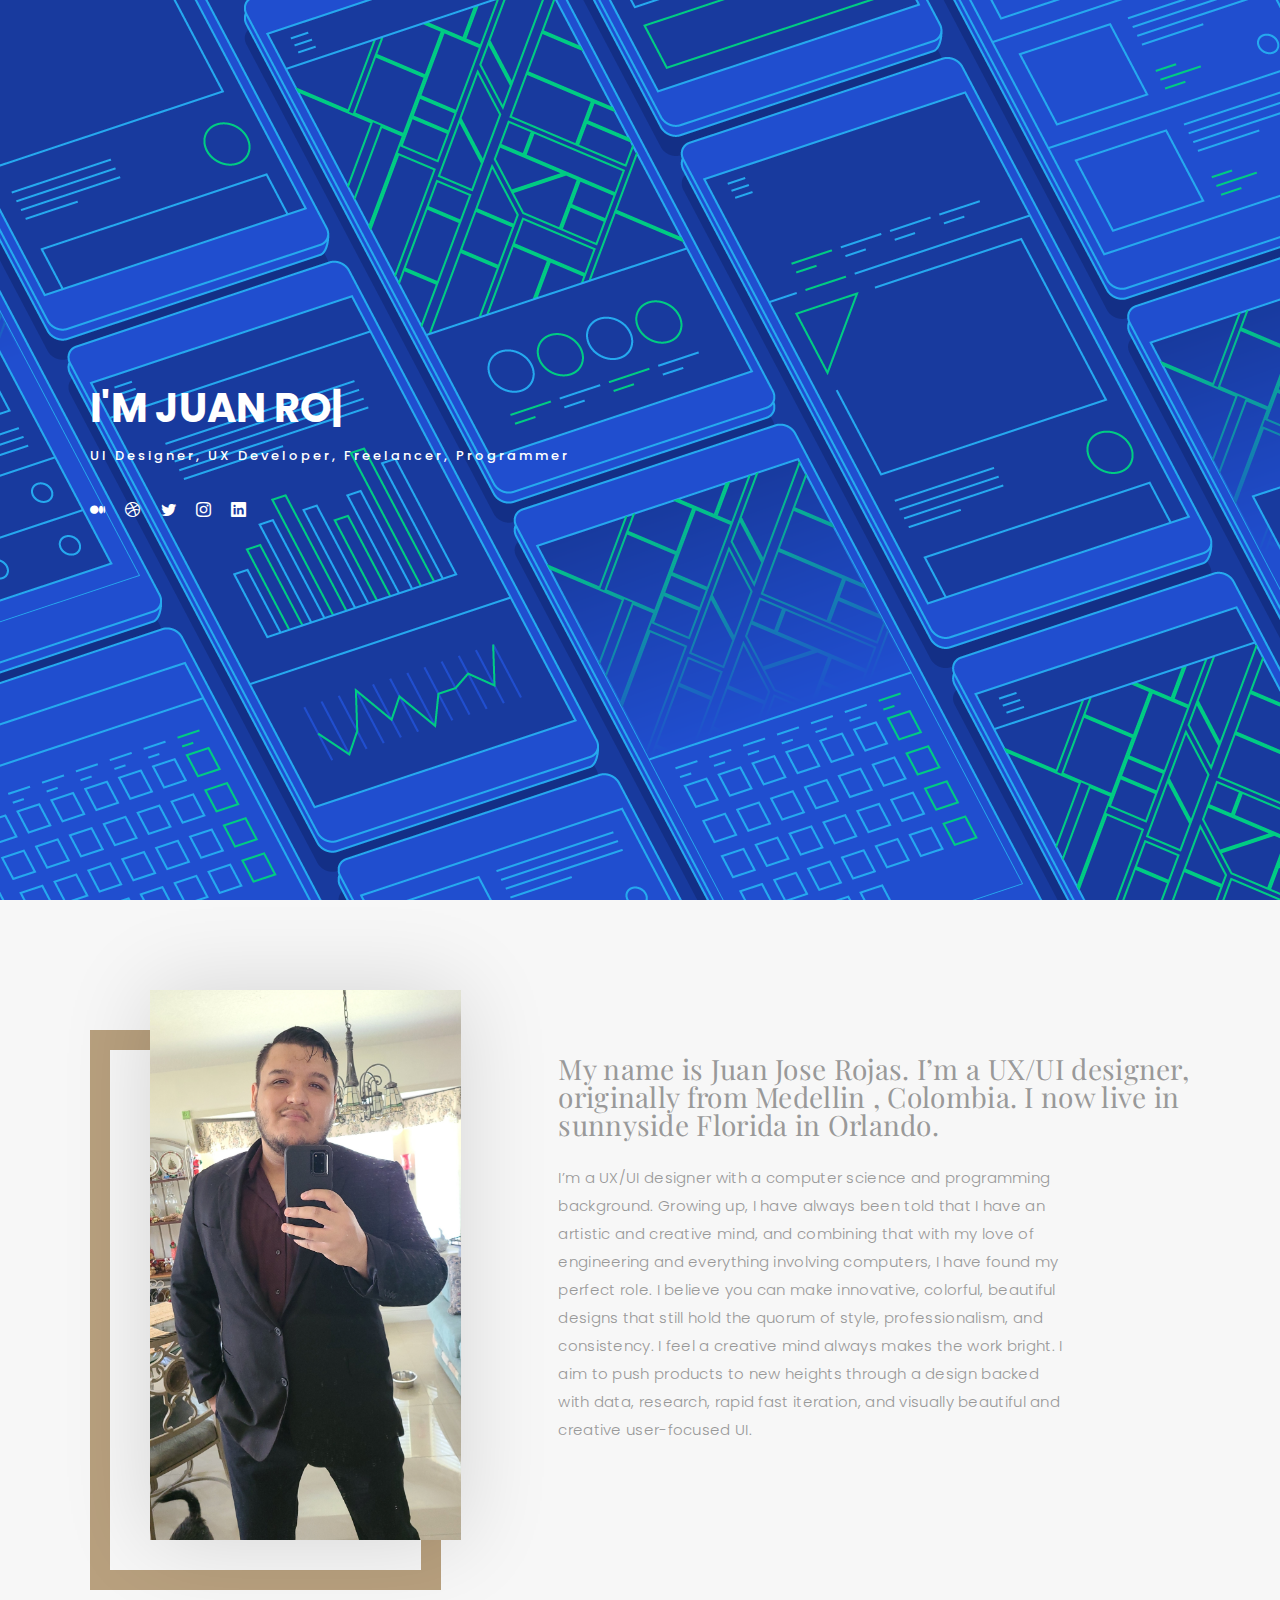
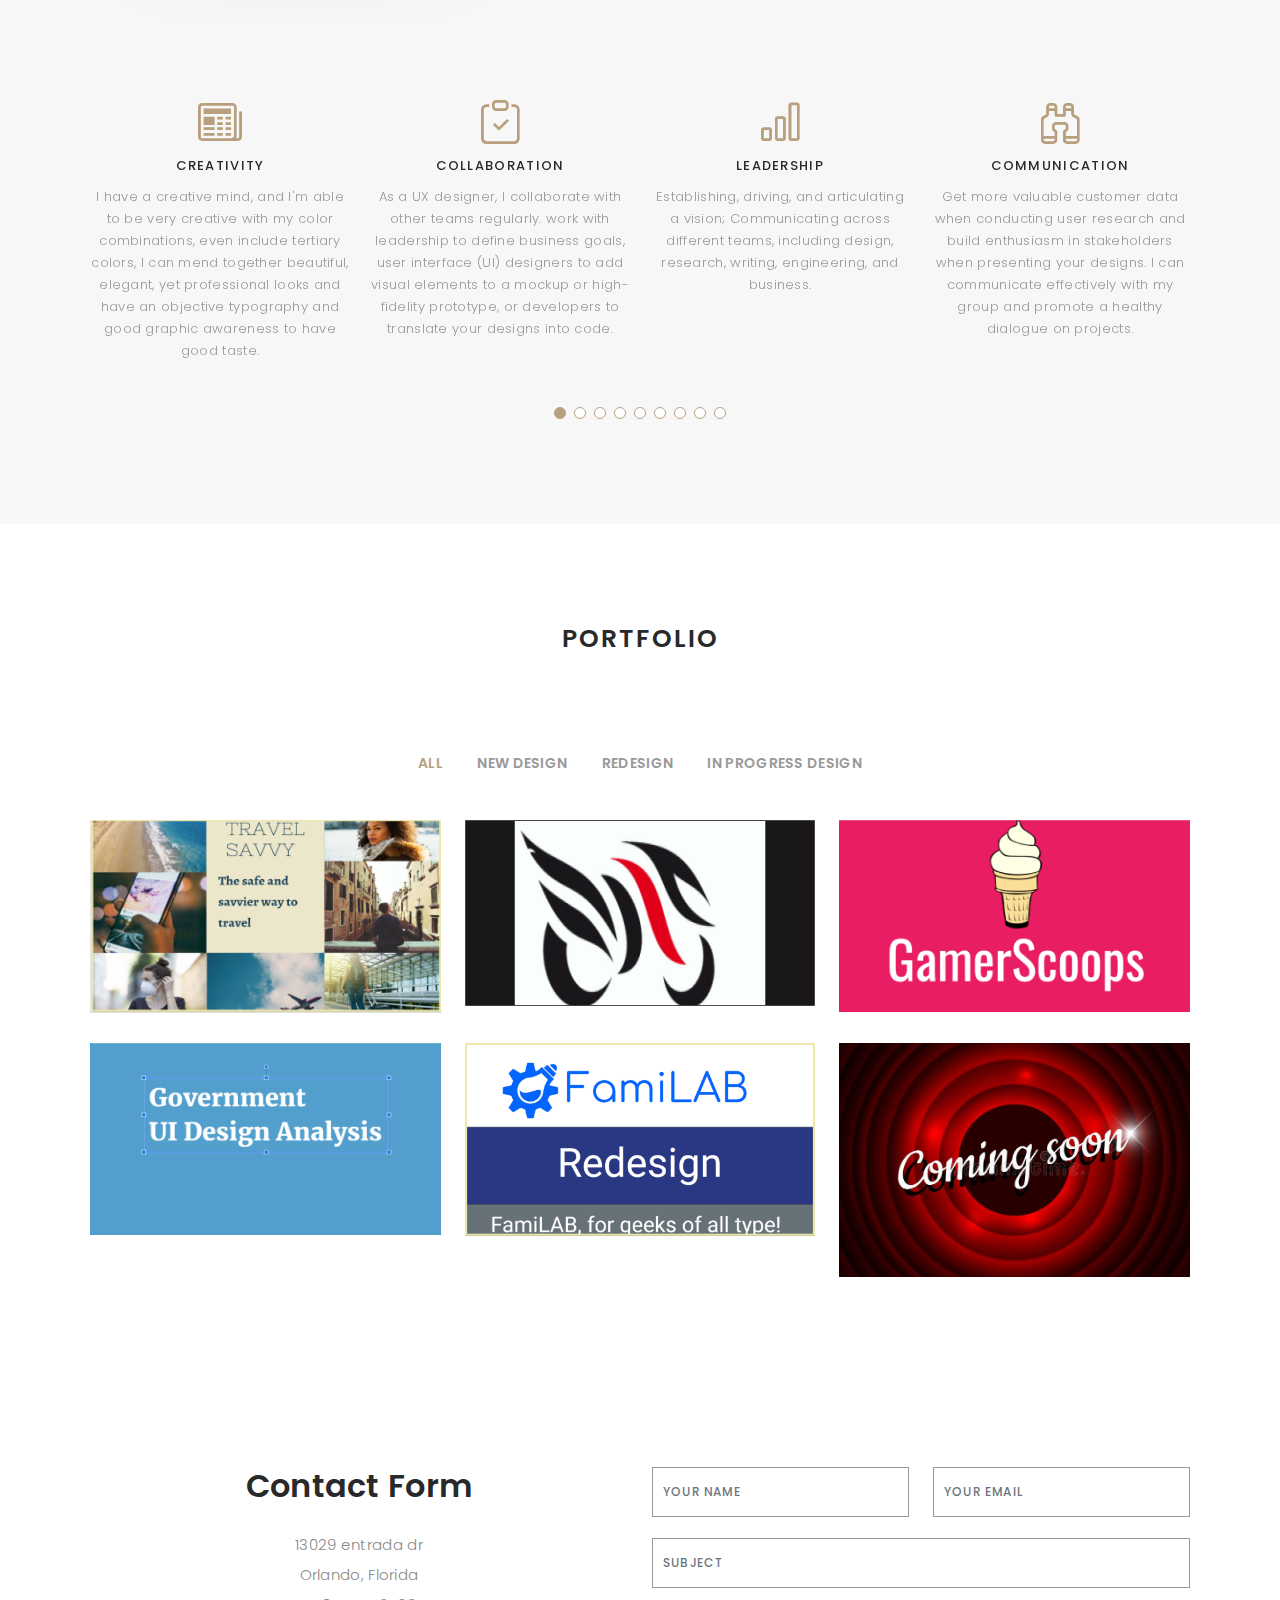
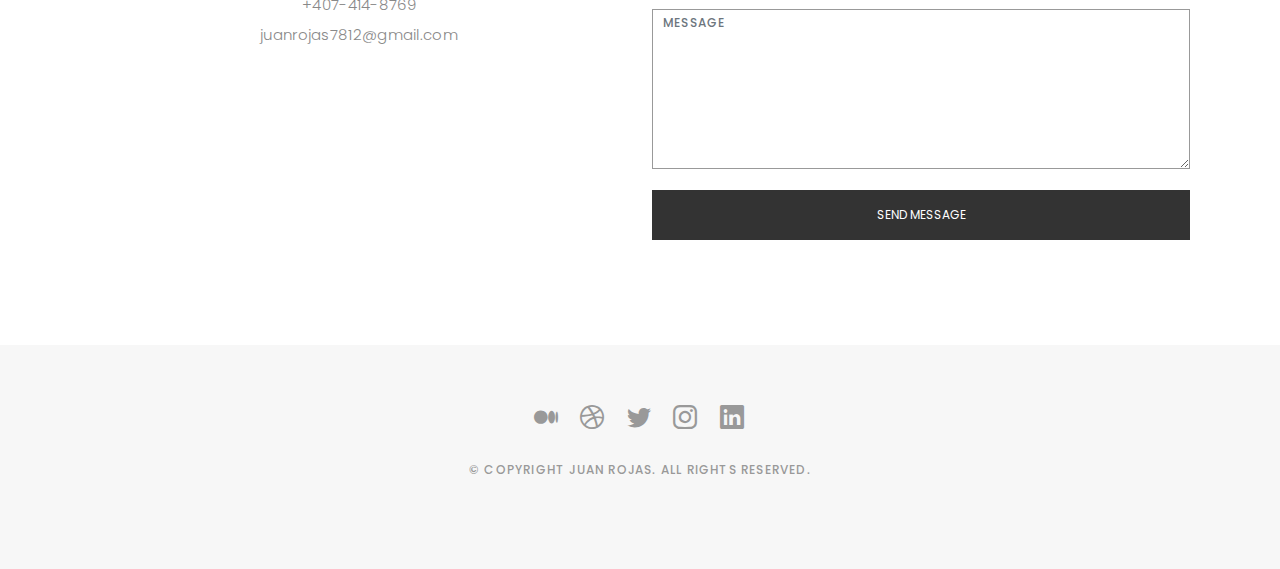
<file: index.html>
<!DOCTYPE html>
<html lang="en">

<head>
  <meta charset="utf-8">
  <meta content="width=device-width, initial-scale=1.0" name="viewport">

  <title>JUAN ROJAS PORTFOLIO</title>
  <meta content="" name="description">
  <meta content="" name="keywords">

  <!-- Favicons -->
  <link href="assets/img/favicon.png" rel="icon">
  <link href="assets/img/apple-touch-icon.png" rel="apple-touch-icon">

  <!-- Google Fonts -->
  <link href="https://fonts.googleapis.com/css?family=Poppins:300,300i,400,400i,500,500i,600,600i,700,700i|Playfair+Display:400,400i,500,500i,600,600i,700,700i,900,900i" rel="stylesheet">

  <!-- Vendor CSS Files -->
  <link href="assets/vendor/bootstrap/css/bootstrap.min.css" rel="stylesheet">
  <link href="assets/vendor/bootstrap-icons/bootstrap-icons.css" rel="stylesheet">
  <link href="assets/vendor/boxicons/css/boxicons.min.css" rel="stylesheet">
  <link href="assets/vendor/glightbox/css/glightbox.min.css" rel="stylesheet">
  <link href="assets/vendor/swiper/swiper-bundle.min.css" rel="stylesheet">

  <!-- Template Main CSS File -->
  <link href="assets/css/style.css" rel="stylesheet">

  
</head>

<body>

  <!-- ======= Header ======= -->
    <header id="header" class="fixed-top ">
      <div class="container d-flex align-items-center justify-content-between">
  
        <a href="INICIO.html" class="logo"><img src="assets/img/logo (2).png" alt="" class="img-fluid"></a>
        <!-- Uncomment below if you prefer to use an text logo -->
        <!-- <h1 class="logo"><a href="index.html">Folio</a></h1> -->
  
        <nav id="navbar" class="navbar">
          <ul>
            <li><a class="nav-link scrollto active" href="#hero">Home</a></li>
            <li><a class="nav-link scrollto" href="#about">About</a></li>
            <li><a class="nav-link  scrollto" href="#portfolio">Portfolio</a></li>
            <li><a class="nav-link scrollto" href="#contact">Contact</a></li>
          </ul>
          <i class="bi bi-list mobile-nav-toggle"></i>
        </nav><!-- .navbar -->
  
      </div>
    </header><!-- End Header -->
  <!-- End Header -->

  <!-- ======= Hero Section ======= -->
  <div id="hero" class="home">

    <div class="container">
      <div class="hero-content">
        <h1>I'm <span class="typed" data-typed-items="Juan Rojas, An UI Designer, An UX Developer, A Freelancer, A Programmer"></span></h1>
        <p> UI Designer, UX Developer, Freelancer, Programmer</p>

        <ul class="list-unstyled list-social">
          <li><a href="https://medium.com/@juanrojas7812/about"><i class="bi bi-medium"></i></a></li>
          <li><a href="https://dribbble.com/rojas_design"><i class="bi bi-dribbble"></i></a></li>
          <li><a href="https://twitter.com/designrojas1"><i class="bi bi-twitter"></i></a></li>
          <li><a href="https://www.instagram.com/rojas_design1/"><i class="bi bi-instagram"></i></a></li>
          <li><a href="https://www.linkedin.com/in/juan-rojas444/"><i class="bi bi-linkedin"></i></a></li>
        </ul>
      </div>
    </div>
  </div><!-- End Hero -->

  <main id="main">

    <!-- ======= About Section ======= -->
    <div id="about" class="paddsection">
      <div class="container">
        <div class="row justify-content-between">

          <div class="col-lg-4 ">
            <div class="div-img-bg">
              <div class="about-img">
                <img src="assets/img/hero image.jpg" height="450" class="img-responsive" alt="me">
              </div>
            </div>
          </div>

          <div class="col-lg-7">
            <div class="about-descr">

              <p class="p-heading">My name is Juan Jose Rojas. I’m a UX/UI designer, originally from Medellin , Colombia. I now live in sunnyside Florida in Orlando.</p>
              <p class="separator">I’m a UX/UI designer with a computer science and programming background. Growing up, I have always been told that I have an artistic and creative mind, and combining that with my love of engineering and everything involving computers, I have found my perfect role. I believe you can make innovative, colorful, beautiful designs that still hold the quorum of style, professionalism, and consistency. I feel a creative mind always makes the work bright. I aim to push products to new heights through a design backed with data, research, rapid fast iteration, and visually beautiful and creative user-focused UI.</p>

            </div>

          </div>
        </div>
      </div>
    </div><!-- End About Section -->

    <!-- ======= Services Section ======= -->
    <div id="services">
      <div class="container">

        <div class="services-slider swiper" data-aos="fade-up" data-aos-delay="100">
          <div class="swiper-wrapper">

            <div class="swiper-slide">
              <div class="services-block">
                <i class="bi bi-newspaper"></i>
                <span>Creativity</span>
                <p class="separator">I have a creative mind, and I'm able to be very creative with my color combinations, even include
                  tertiary colors, I can mend together beautiful, elegant, yet professional looks and have an
                  objective typography and good graphic awareness to have good taste.</p>
              </div>
            </div><!-- End testimonial item -->

            <div class="swiper-slide">
              <div class="services-block">
                <i class="bi bi-clipboard-check"></i>
                <span>Collaboration</span>
                <p class="separator">As a UX designer, I collaborate with other
                  teams regularly. work with leadership to define business goals, user interface (UI)
                  designers to add visual elements to a mockup or high-fidelity prototype, or developers to
                  translate your designs into code. </p>
              </div>
            </div><!-- End testimonial item -->

            <div class="swiper-slide">
              <div class="services-block">
                <i class="bi bi-bar-chart"></i>
                <span>leadership</span>
                <p class="separator">Establishing, driving, and articulating a vision; Communicating across different teams, 
                  including design, research, writing, engineering, and business.</p>
              </div>
            </div><!-- End testimonial item -->

            <div class="swiper-slide">
              <div class="services-block">
                <i class="bi bi-binoculars"></i>
                <span>Communication</span>
                <p class="separator">Get more valuable customer data when conducting user research and build enthusiasm
                  in stakeholders when presenting your designs. I can communicate effectively with my group
                  and promote a healthy dialogue on projects. </p>
              </div>
            </div><!-- End testimonial item -->

            <div class="swiper-slide">
              <div class="services-block">
                <i class="bi bi-brightness-high"></i>
                <span>Ideation</span>
                <p class="separator"> By sketching, Prototyping, Brainstorming, and Brainwriting, I can effectively generate ideas on how to 
                  go about jobs and how to go about the process.</p>
              </div>
            </div><!-- End testimonial item -->

            <div class="swiper-slide">
              <div class="services-block">
                <i class="bi bi-brightness-high"></i>
                <span>User Research</span>
                <p class="separator"> To design a product that solves a user problem, meets a user's need, or generally delights a user, 
                  you first need to understand who that user is. That's where user research comes into play.
                  Conducting the proper user research for the product or feature you're designing can
                  empower you to improve your product.</p>
              </div>
            </div><!-- End testimonial item -->

            <div class="swiper-slide">
              <div class="services-block">
                <i class="bi bi-brightness-high"></i>
                <span>Time Managment</span>
                <p class="separator"> I can manage my time and prioritize tasks to address the most critical needs first, and I can stay organized
                  and flexible in my current assignment.</p>
              </div>
            </div><!-- End testimonial item -->

            <div class="swiper-slide">
              <div class="services-block">
                <i class="bi bi-brightness-high"></i>
                <span>Visual Design And Design Software</span>
                <p class="separator">Use visual design software, like Figma, Sketch, Photoshop, Illustrator, and invision, to create
                  the visual elements of a product. Build your knowledge of best visual design practices for typography, color theory, layout, icons, and general design theory.</p>
              </div>
            </div><!-- End testimonial item -->

            <div class="swiper-slide">
              <div class="services-block">
                <i class="bi bi-calendar4-week"></i>
                <span>Wire Frames</span>
                <p class="separator">The ability to Wireframe and define the elements that need to be present from page to
                  page good proper component building clean, professional pages A web page layout stripped of visual design
                  used to prioritize page elements based on user needs. </p>
              </div>
            </div><!-- End testimonial item -->

          </div>
          <div class="swiper-pagination"></div>
        </div>

      </div>

    </div><!-- End Services Section -->

    <!-- ======= Portfolio Section ======= -->
    <div id="portfolio" class="paddsection">

      <div class="container">
        <div class="section-title text-center">
          <h2> Portfolio</h2>
        </div>
      </div>

      <div class="container">

        <div class="row">
          <div class="col-lg-12 d-flex justify-content-center">
            <ul id="portfolio-flters">
              <li data-filter="*" class="filter-active">All</li>
              <li data-filter=".filter-app">NEW Design</li>
              <li data-filter=".filter-card">Redesign </li>
              <li data-filter=".filter-web">IN PROGRESS Design</li>
            </ul>
          </div>
        </div>

        <div class="row portfolio-container">

          <div class="col-lg-4 col-md-6 portfolio-item filter-app">
            <img src="assets/img/travvel_savvy.png" class="img-fluid" alt="">
            <div class="portfolio-info">
              <h4>Travvel Savvy</h4>
              <p>New Design</p>
              <a href="assets/img/travelsavvy_hires.png" data-gallery="portfolioGallery" class="portfolio-lightbox preview-link" title="App 1"><i class="bx bx-plus"></i></a>
              <a href="portfolio-details.html" class="details-link" title="More Details"><i class="bx bx-link"></i></a>
            </div>
          </div>

          <div class="col-lg-4 col-md-6 portfolio-item filter-web">
            <img src="assets/img/Group 240.png" class="img-fluid" alt="">
            <div class="portfolio-info">
              <h4>Euromotors </h4>
              <p>Redesign</p>
              <a href="assets/img/coming_soon.jpg" data-gallery="portfolioGallery" class="portfolio-lightbox preview-link" title="Web 3"><i class="bx bx-plus"></i></a>
              <a href="portfolio-details5.html" class="details-link" title="More Details"><i class="bx bx-link"></i></a>
            </div>
          </div>

          <div class="col-lg-4 col-md-6 portfolio-item filter-app">
            <img src="assets/img/gamerscoop.png" class="img-fluid" alt="">
            <div class="portfolio-info">
              <h4>GamerScoop</h4>
              <p>New Design</p>
              <a href="assets/img/gamerscoop_hires.png" data-gallery="portfolioGallery" class="portfolio-lightbox preview-link" title="App 2"><i class="bx bx-plus"></i></a>
              <a href="portfolio-details2.html" class="details-link" title="More Details"><i class="bx bx-link"></i></a>
            </div>
          </div>

          <div class="col-lg-4 col-md-6 portfolio-item filter-card">
            <img src="assets/img/gov_redesign.png" class="img-fluid" alt="">
            <div class="portfolio-info">
              <h4>Gov Redesign</h4>
              <p>Redesign</p>
              <a href="assets/img/gov_redesign.png" data-gallery="portfolioGallery" class="portfolio-lightbox preview-link" title="Card 2"><i class="bx bx-plus"></i></a>
              <a href="portfolio-details3.html" class="details-link" title="More Details"><i class="bx bx-link"></i></a>
            </div>
          </div>

          <div class="col-lg-4 col-md-6 portfolio-item filter-card">
            <img src="assets/img/fami_lab.png" class="img-fluid" alt="">
            <div class="portfolio-info">
              <h4>Familab</h4>
              <p>Redesign</p>
              <a href="assets/img/fami_lab.png" data-gallery="portfolioGallery" class="portfolio-lightbox preview-link" title="Card 2"><i class="bx bx-plus"></i></a>
              <a href="portfolio-details4.html" class="details-link" title="More Details"><i class="bx bx-link"></i></a>
            </div>
          </div>

          <div class="col-lg-4 col-md-6 portfolio-item filter-web">
            <img src="assets/img/coming_soon.jpg" class="img-fluid" alt="">
            <div class="portfolio-info">
              <h4>Maximus + </h4>
              <p>New Design</p>
              <a href="assets/img/coming_soon.jpg" data-gallery="portfolioGallery" class="portfolio-lightbox preview-link" title="Web 2"><i class="bx bx-plus"></i></a>
              <a href="portfolio-details6.html" class="details-link" title="More Details"><i class="bx bx-link"></i></a>
            </div>
          </div>


        </div>

      </div>

    </div><!-- End Portfolio Section -->

    <!-- ======= Contact Section ======= -->
    <div id="contact" class="paddsection">
      <div class="container">
        <div class="contact-block1">
          <div class="row">

            <div class="col-lg-6">
              <div class="contact-contact">

                <h2 class="mb-30"> Contact Form</h2>

                <ul class="contact-details">
                  <li><span>13029 entrada dr</span></li>
                  <li><span>Orlando, Florida</span></li>
                  <li><span>+407-414-8769</span></li>
                  <li><span>juanrojas7812@gmail.com</span></li>
                </ul>

              </div>
            </div>

            <div class="col-lg-6">
              <form action="forms/contact.php" method="post" role="form" class="php-email-form">
                <div class="row gy-3">

                  <div class="col-lg-6">
                    <div class="form-group contact-block1">
                      <input type="text" name="name" class="form-control" id="name" placeholder="Your Name" required>
                    </div>
                  </div>

                  <div class="col-lg-6">
                    <div class="form-group">
                      <input type="email" class="form-control" name="email" id="email" placeholder="Your Email" required>
                    </div>
                  </div>

                  <div class="col-lg-12">
                    <div class="form-group">
                      <input type="text" class="form-control" name="subject" id="subject" placeholder="Subject" required>
                    </div>
                  </div>

                  <div class="col-lg-12">
                    <div class="form-group">
                      <textarea class="form-control" name="message" placeholder="Message" required></textarea>
                    </div>
                  </div>

                  <div class="col-lg-12">
                    <div class="loading">Loading</div>
                    <div class="error-message"></div>
                    <div class="sent-message">Your message has been sent. Thank you!</div>
                  </div>

                  <div class="mt-0">
                    <input type="submit" class="btn btn-defeault btn-send" value="Send message">
                  </div>

                </div>
              </form>
            </div>
          </div>
        </div>
      </div>
    </div><!-- End Contact Section -->

  </main><!-- End #main -->

   <!-- ======= Footer ======= -->
   <div id="footer" class="text-center">
    <div class="container">
      <div class="socials-media text-center">

        <ul class="list-unstyled">
          <li><a href="https://medium.com/@juanrojas7812/about"><i class="bi bi-medium"></i></a></li>
          <li><a href="https://dribbble.com/rojas_design"><i class="bi bi-dribbble"></i></a></li>
          <li><a href="https://twitter.com/designrojas1"><i class="bi bi-twitter"></i></a></li>
          <li><a href="https://www.instagram.com/rojas_design1/"><i class="bi bi-instagram"></i></a></li>
          <li><a href="https://www.linkedin.com/in/juan-rojas444/"><i class="bi bi-linkedin"></i></a></li>
        </ul>

      </div>

      <p>&copy; Copyright Juan Rojas. All rights reserved.</p>

      <div class="credits">

    </div>
  </div><!-- End Footer -->

  <a href="#" class="back-to-top d-flex align-items-center justify-content-center"><i class="bi bi-arrow-up-short"></i></a>

  <!-- Vendor JS Files -->
  <script src="assets/vendor/bootstrap/js/bootstrap.bundle.min.js"></script>
  <script src="assets/vendor/glightbox/js/glightbox.min.js"></script>
  <script src="assets/vendor/isotope-layout/isotope.pkgd.min.js"></script>
  <script src="assets/vendor/swiper/swiper-bundle.min.js"></script>
  <script src="assets/vendor/typed.js/typed.min.js"></script>
  <script src="assets/vendor/php-email-form/validate.js"></script>

  <!-- Template Main JS File -->
  <script src="assets/js/main.js"></script>

</body>

</html>
</file>
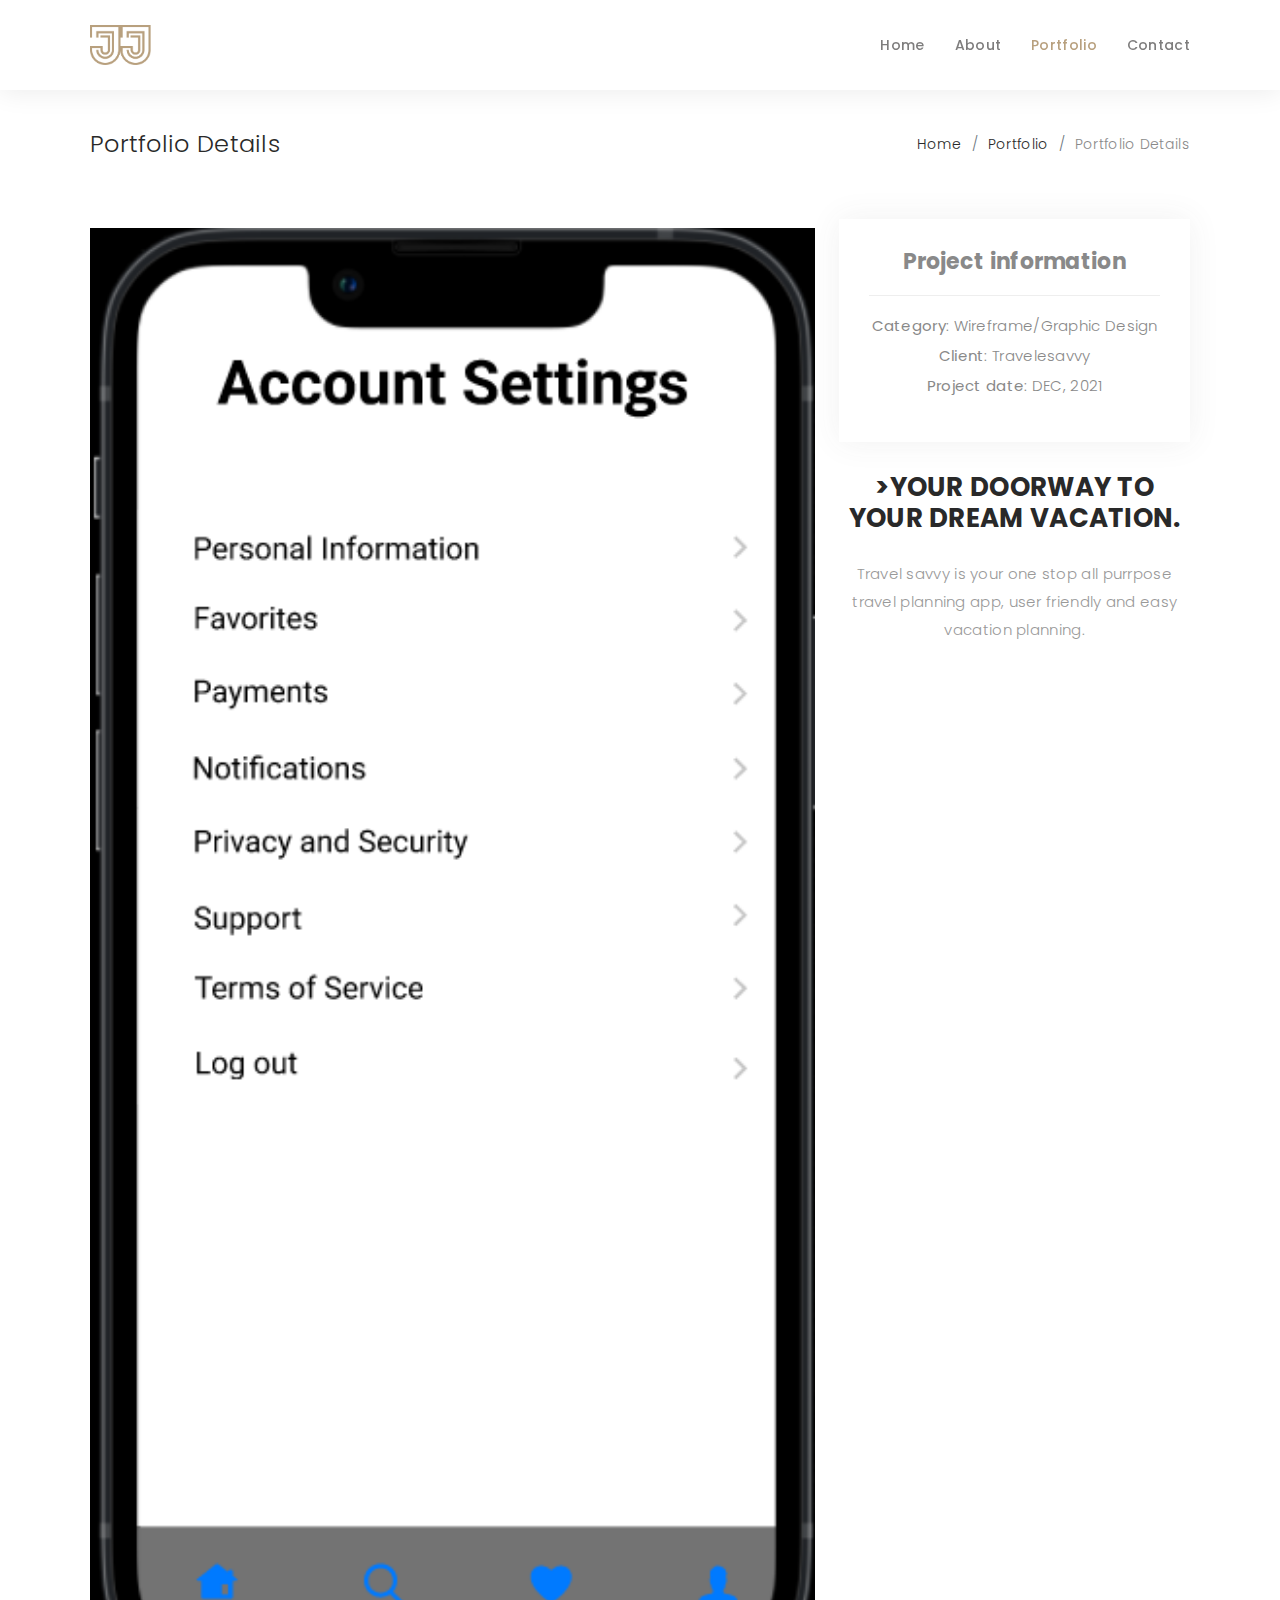
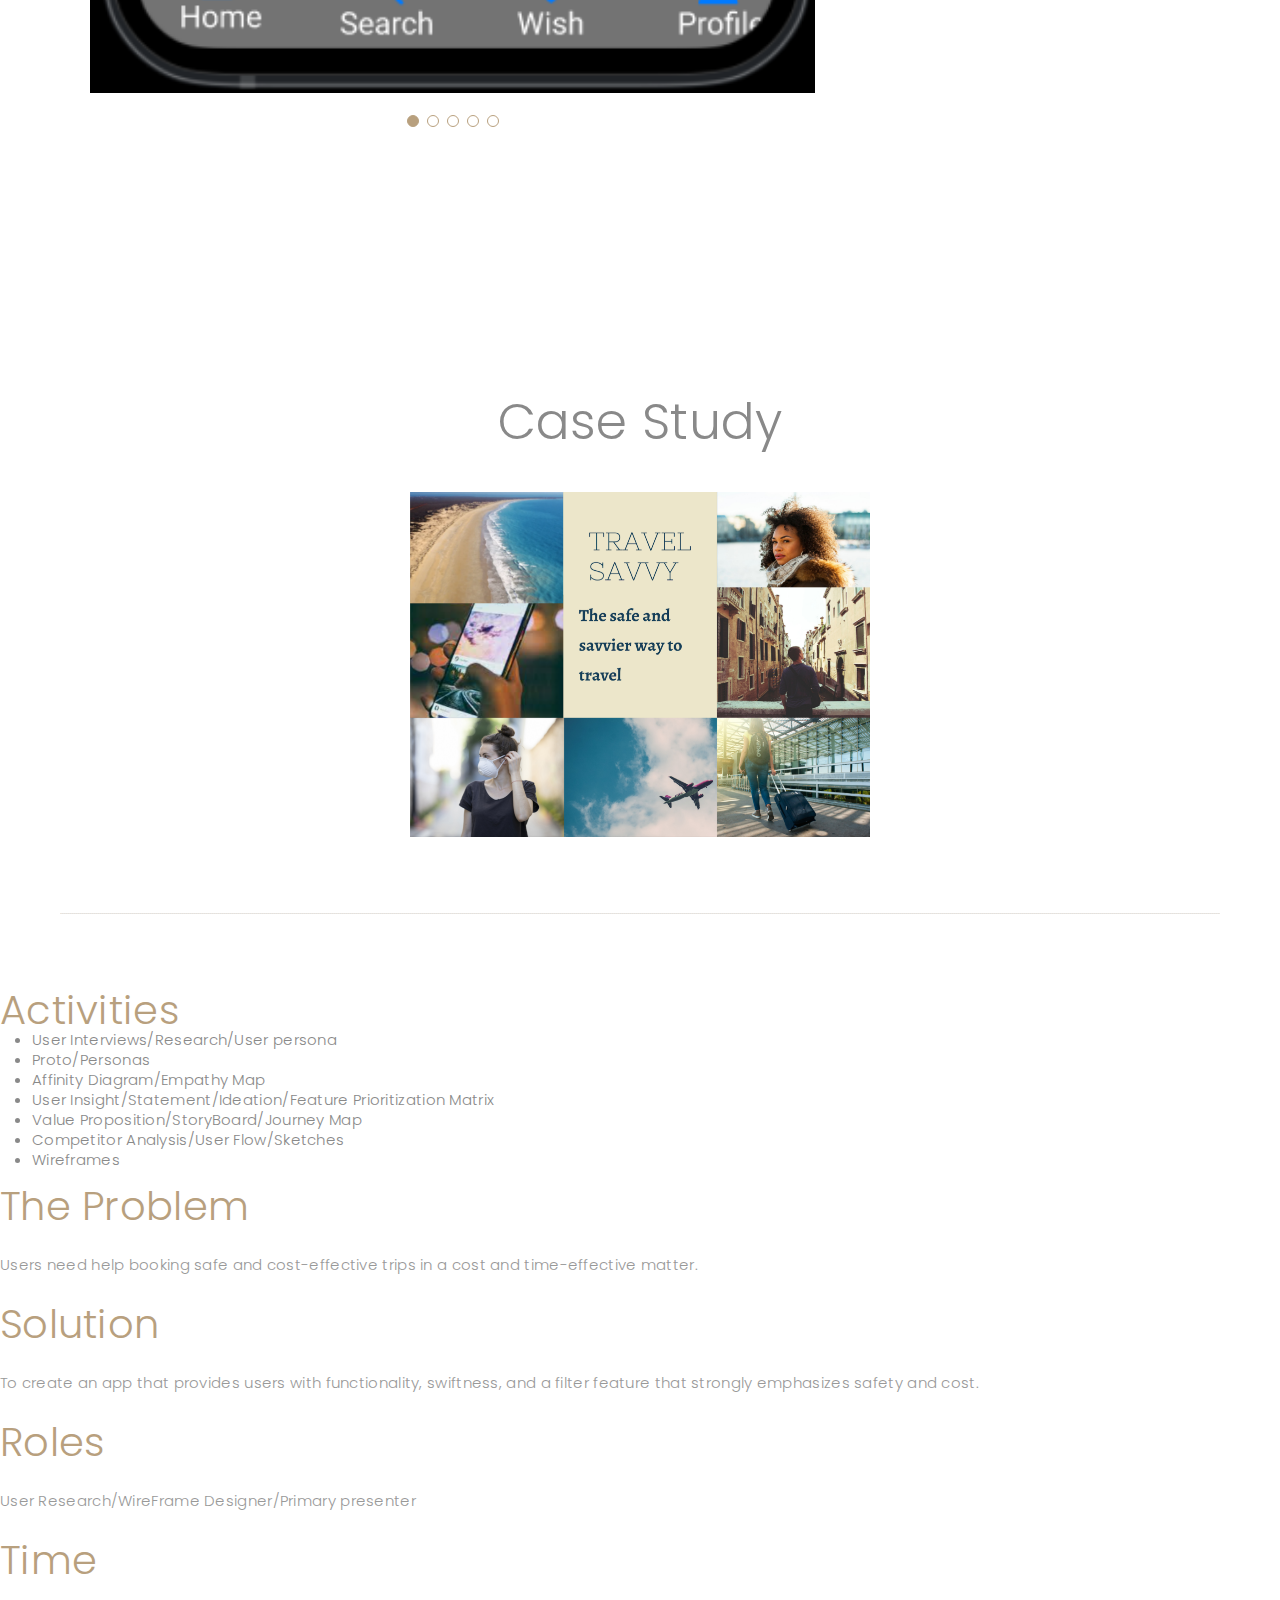
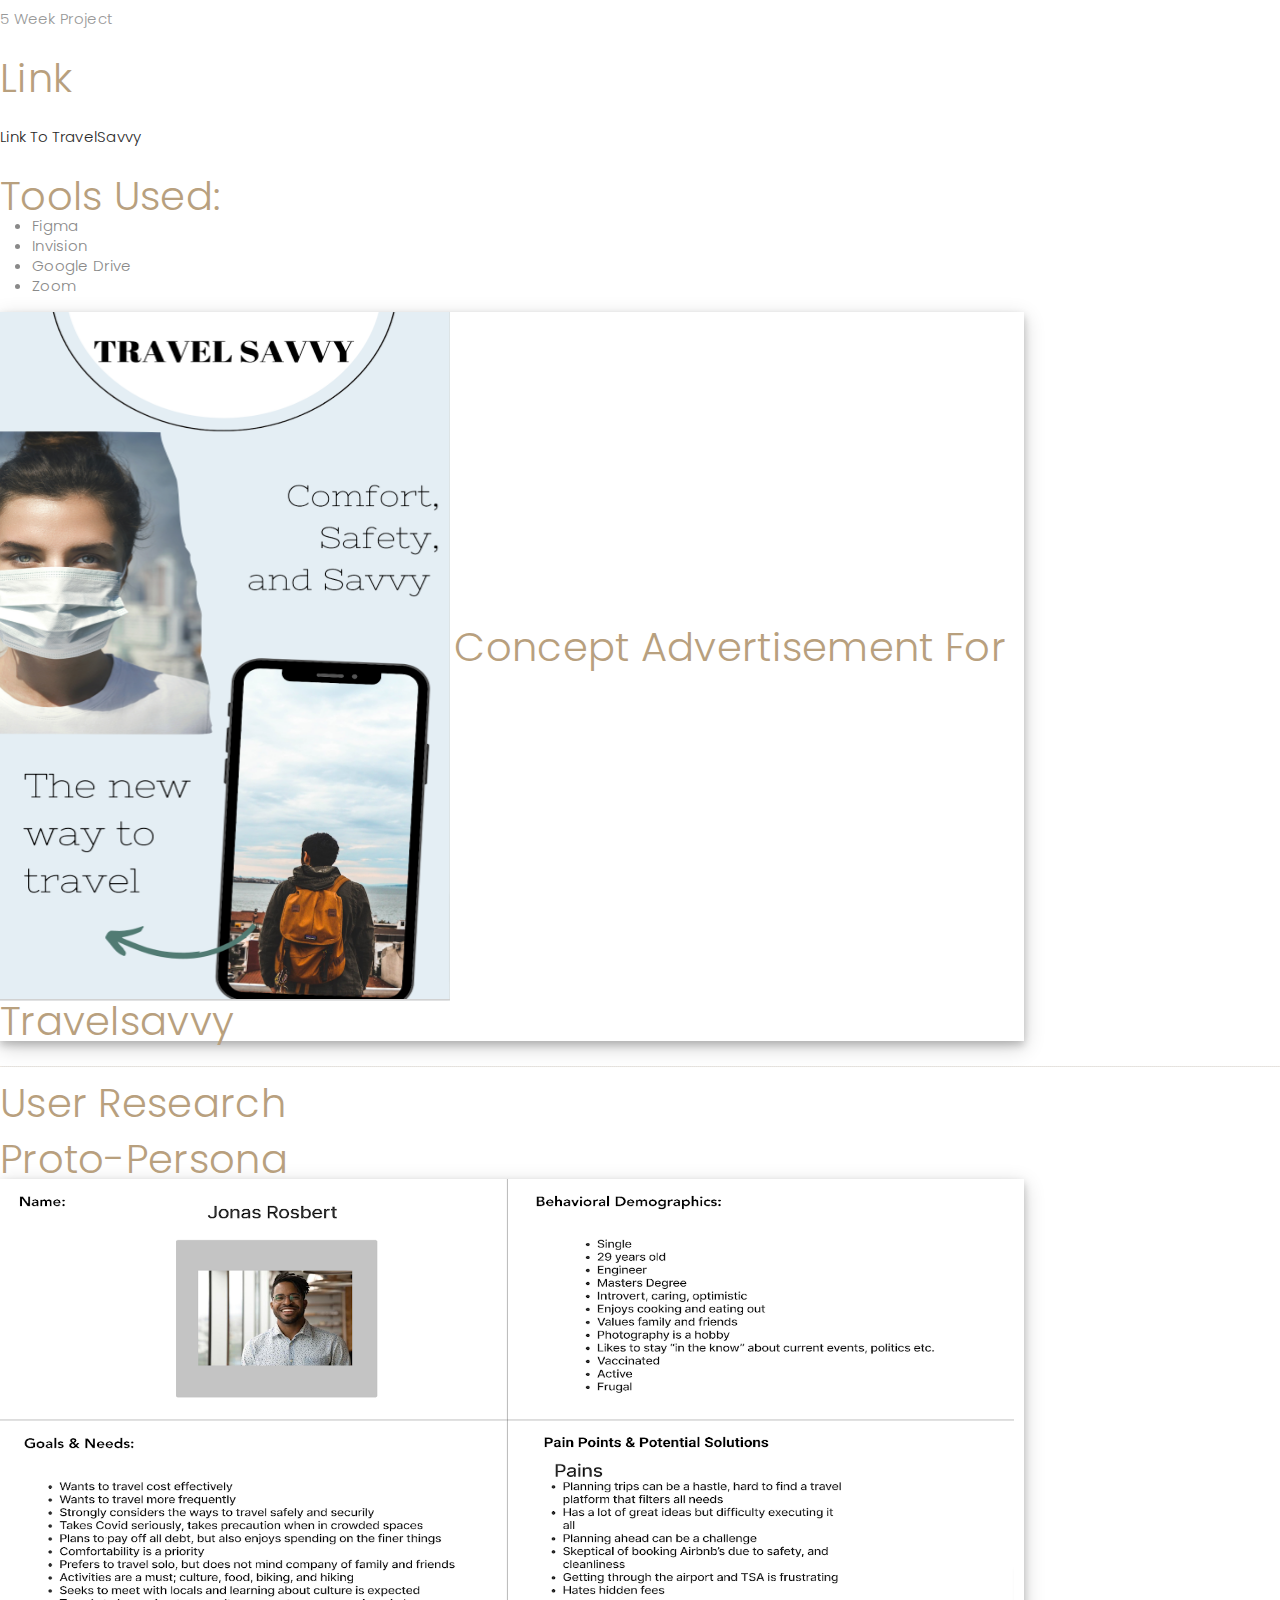
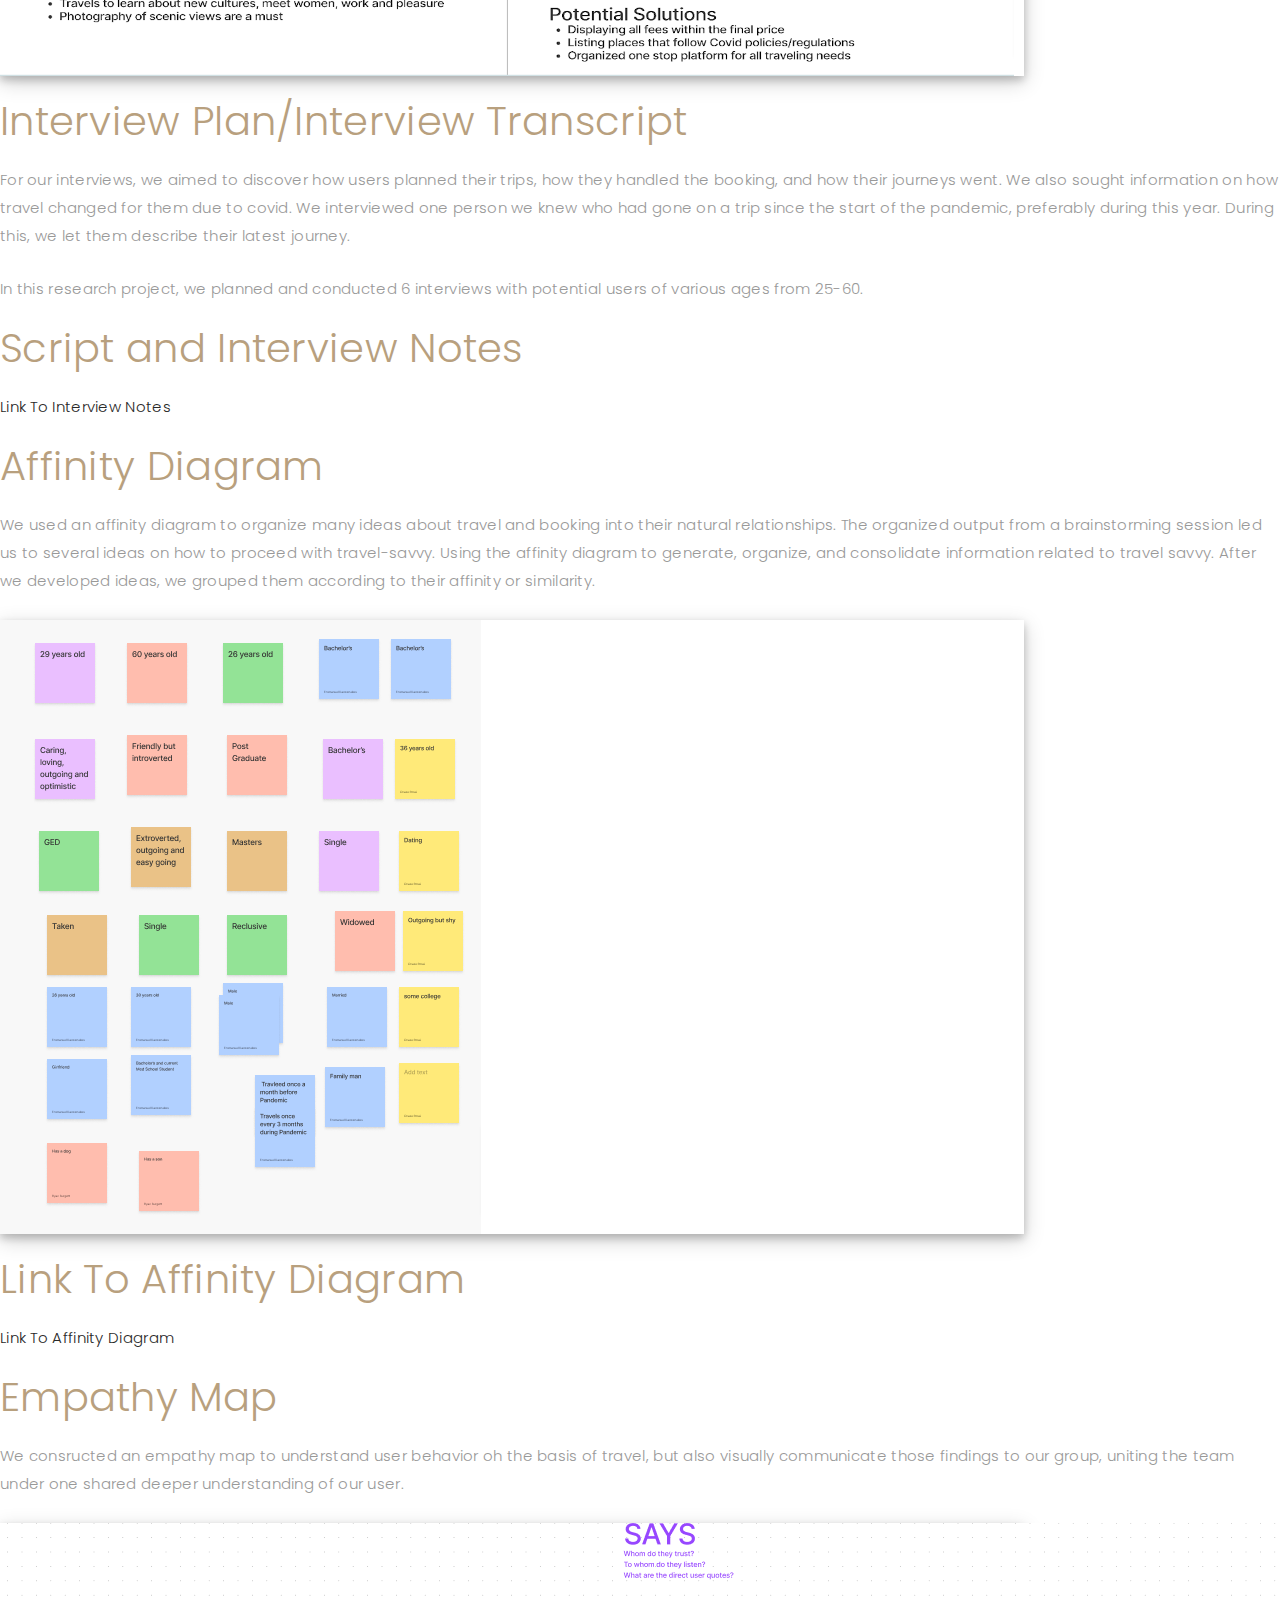
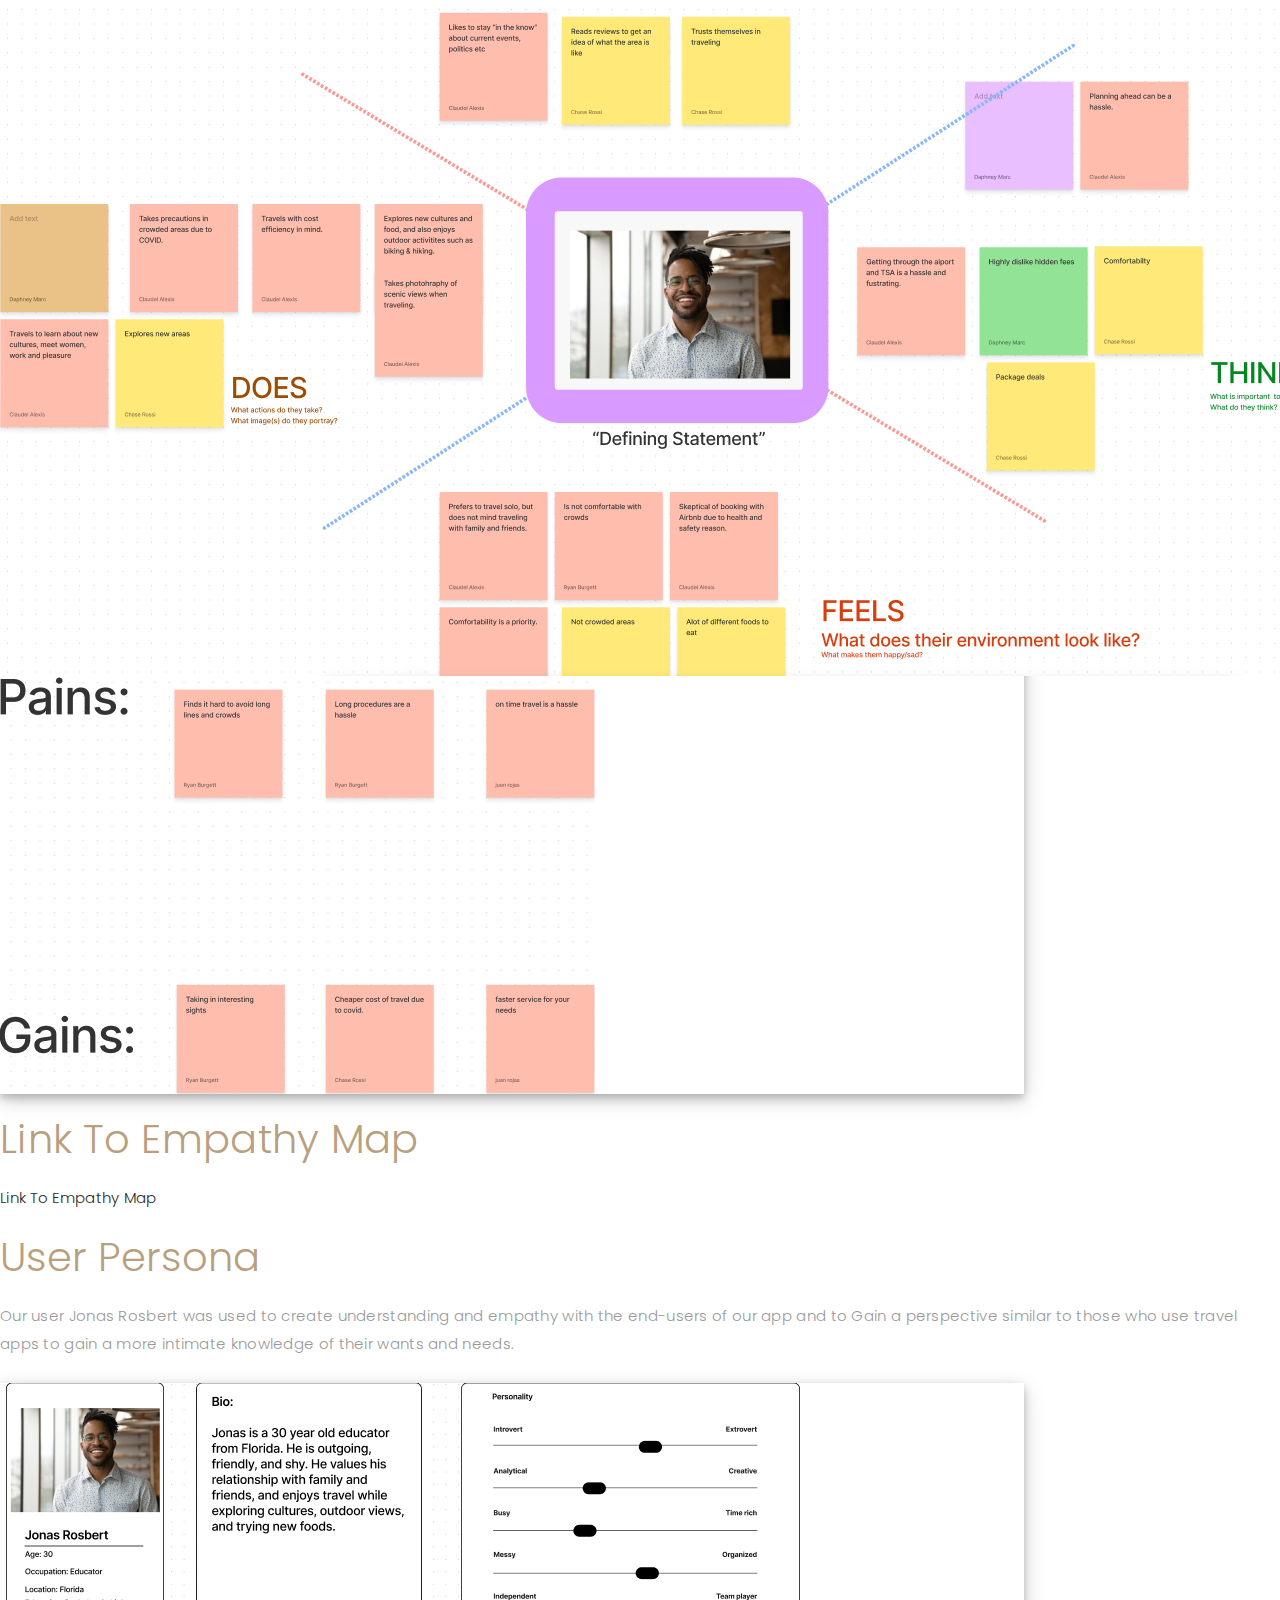
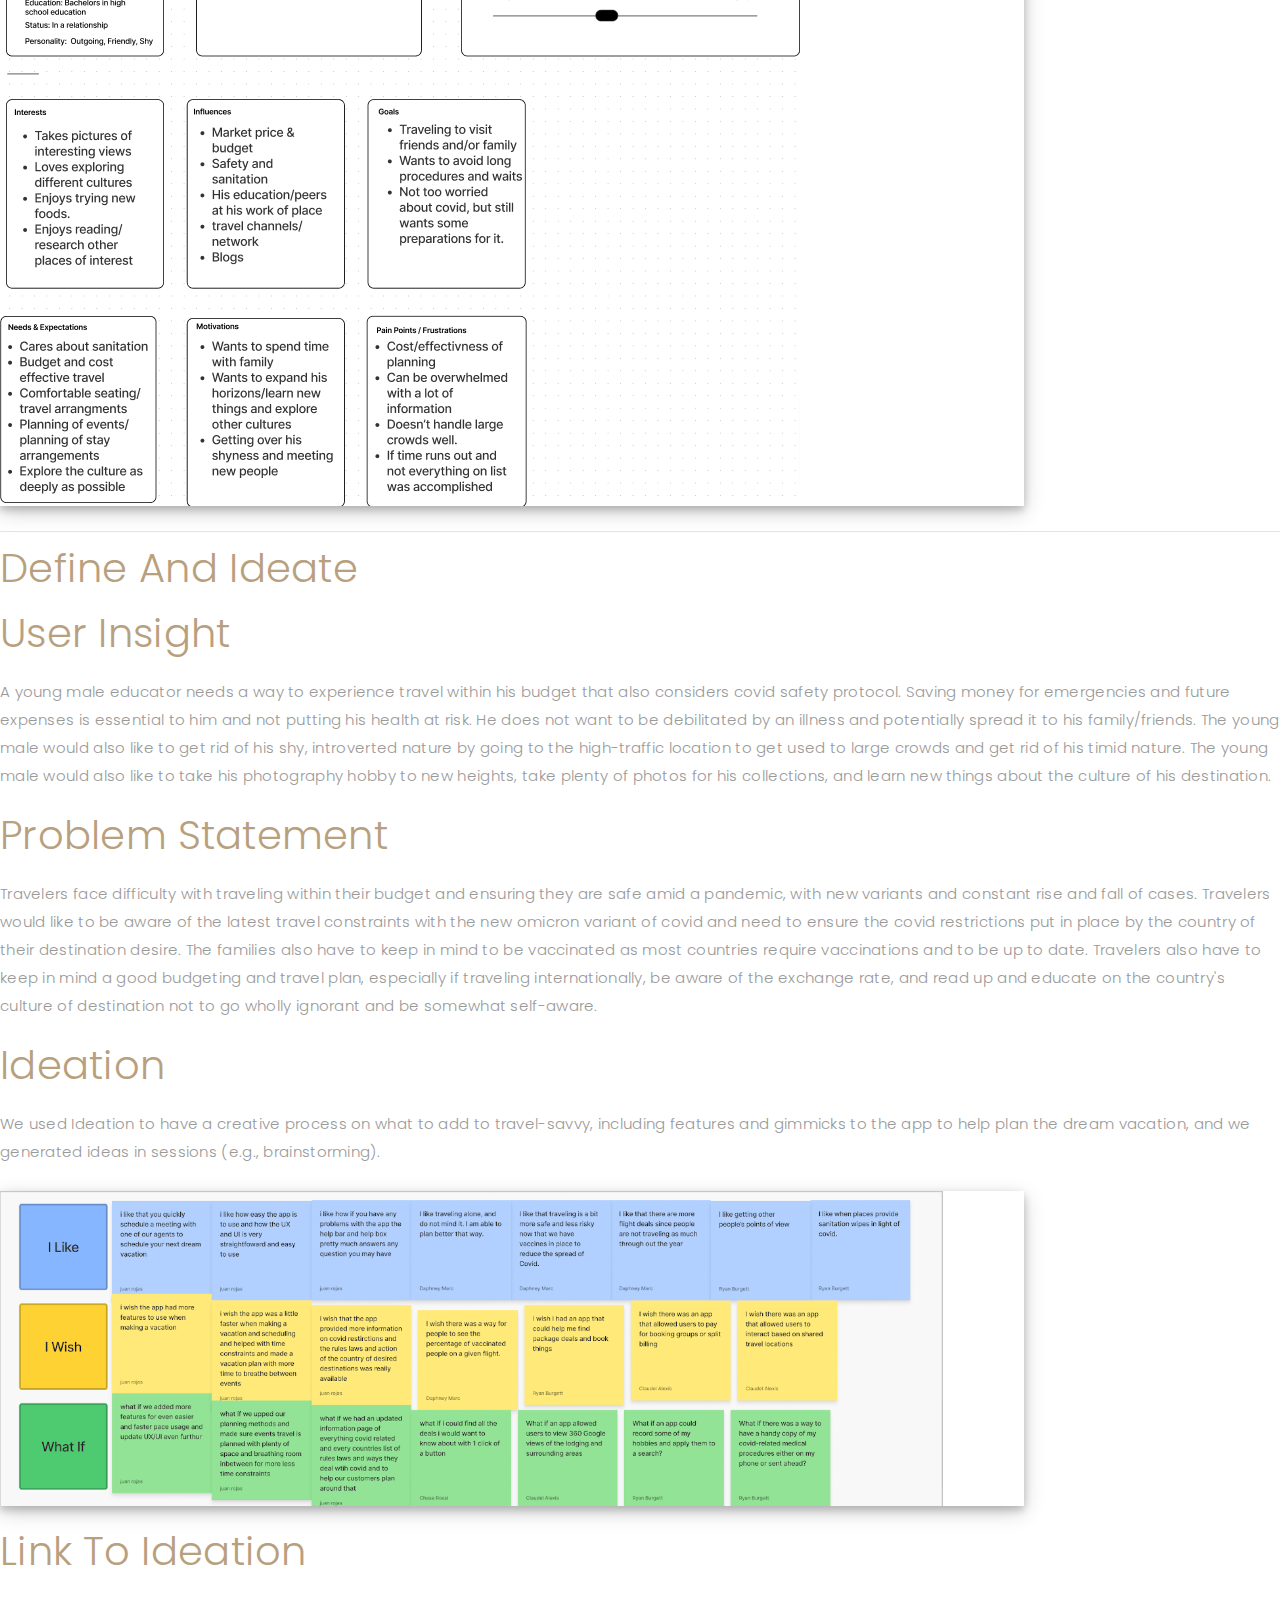
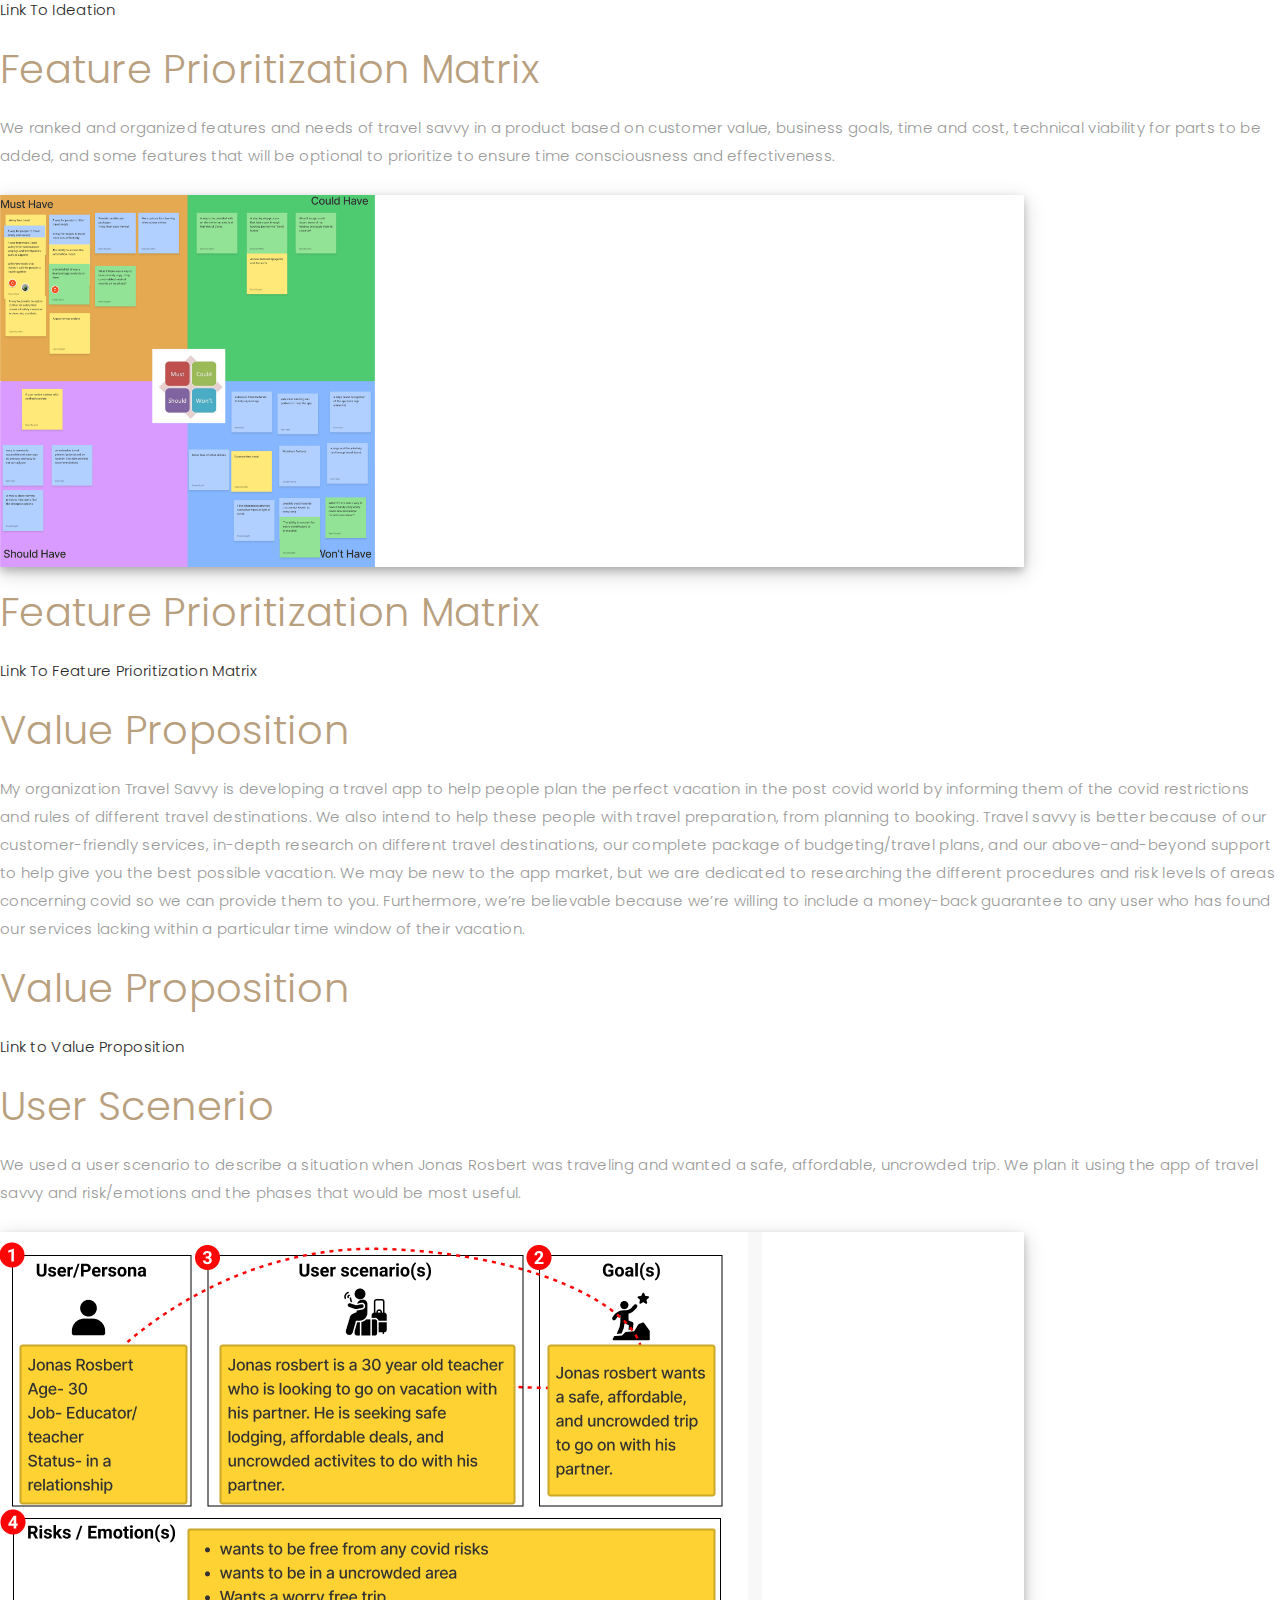
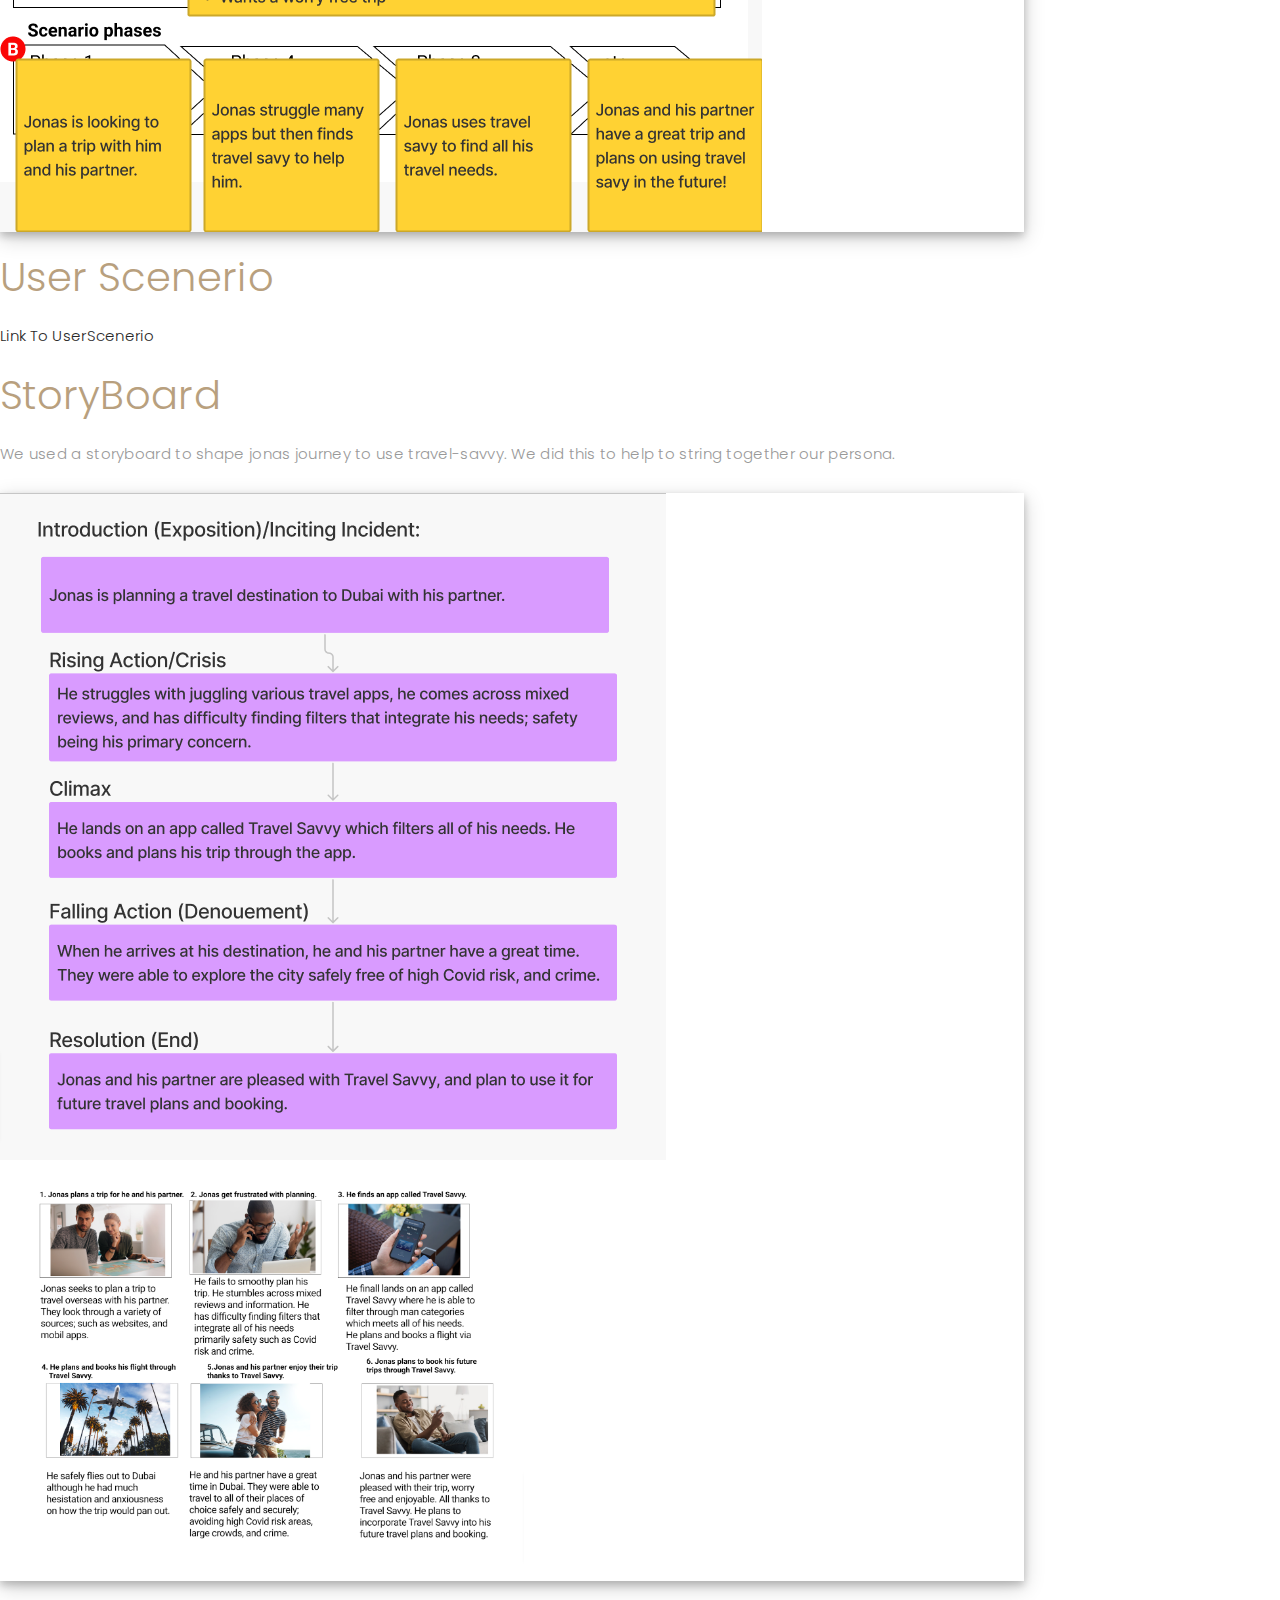
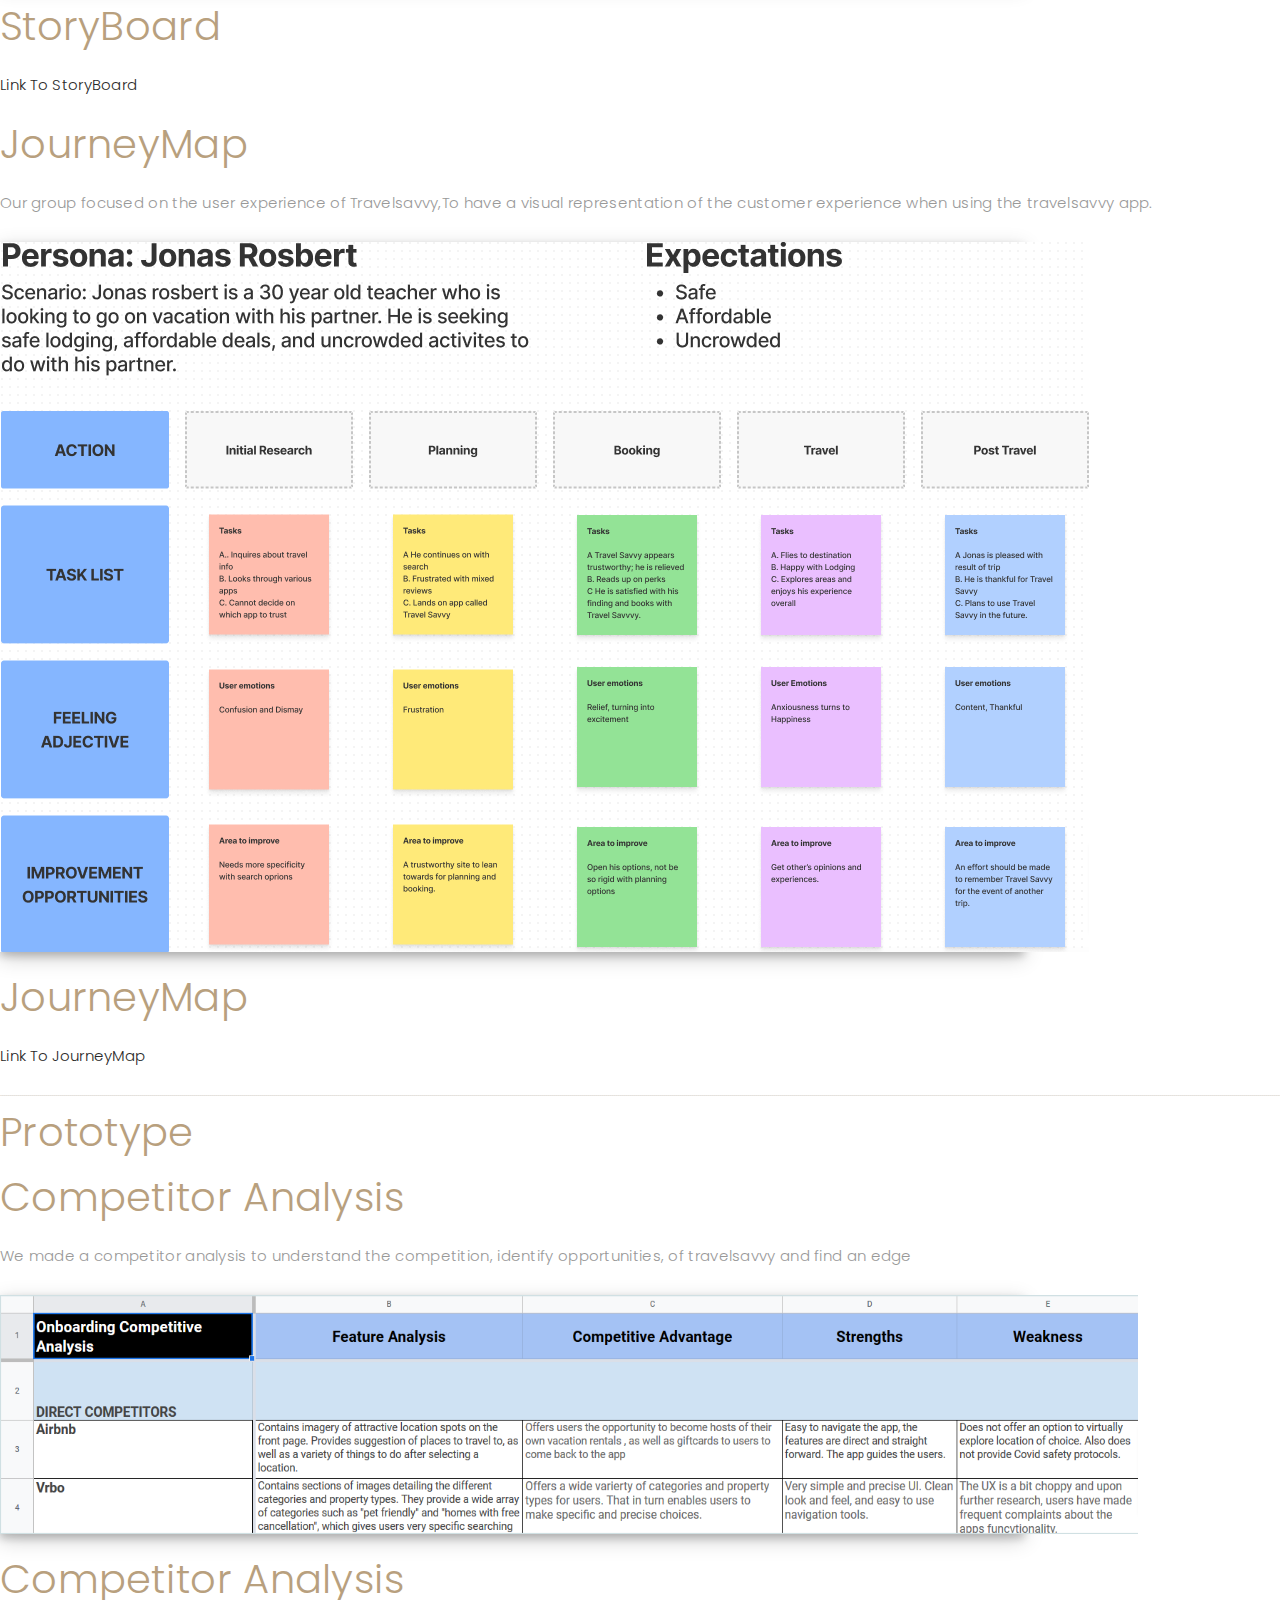
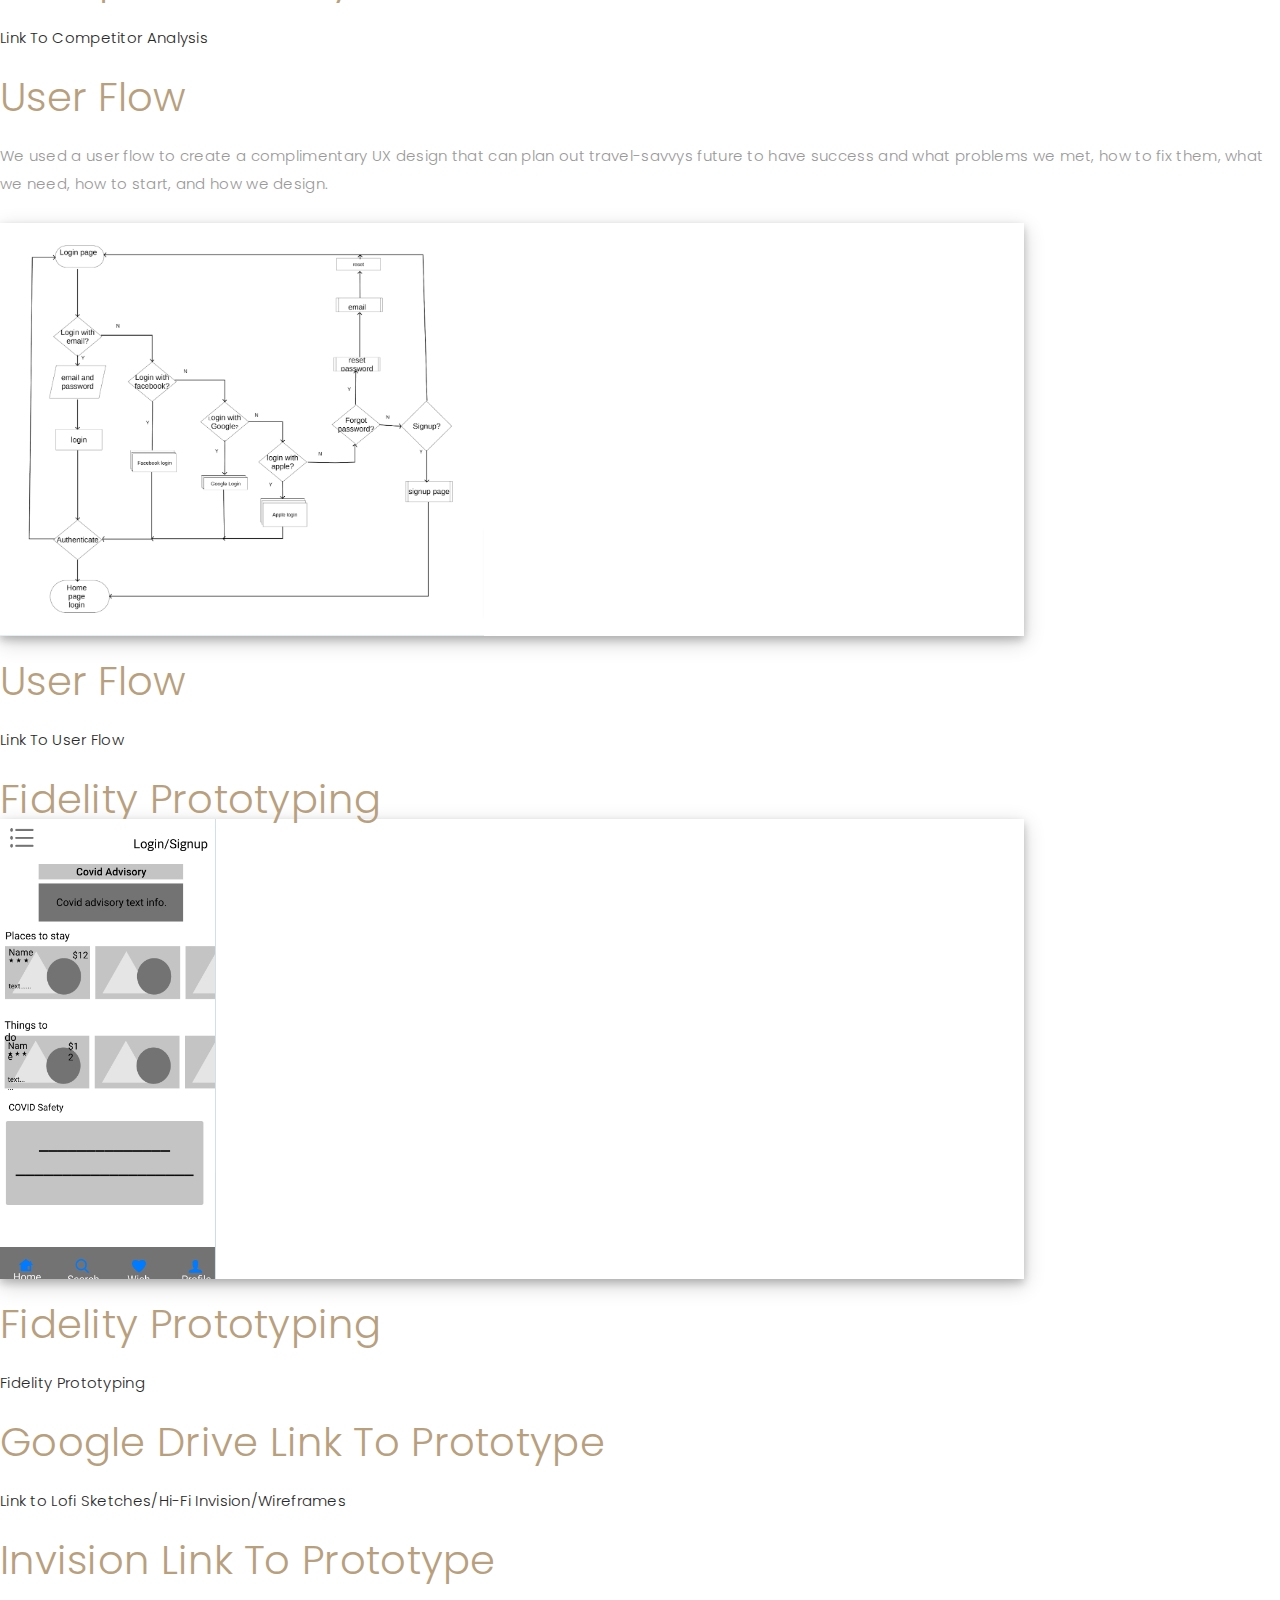
<file: portfolio-details.html>
<!DOCTYPE html>
<html lang="en">

<head>
  <meta charset="utf-8">
  <meta content="width=device-width, initial-scale=1.0" name="viewport">

  <title>ROJAS PORTFOLIO</title>
  <meta content="" name="description">
  <meta content="" name="keywords">

  <!-- Favicons -->
  <link href="assets/img/favicon.png" rel="icon">
  <link href="assets/img/apple-touch-icon.png" rel="apple-touch-icon">

  <!-- Google Fonts -->
  <link href="https://fonts.googleapis.com/css?family=Poppins:300,300i,400,400i,500,500i,600,600i,700,700i|Playfair+Display:400,400i,500,500i,600,600i,700,700i,900,900i" rel="stylesheet">

  <!-- Vendor CSS Files -->
  <link href="assets/vendor/bootstrap/css/bootstrap.min.css" rel="stylesheet">
  <link href="assets/vendor/bootstrap-icons/bootstrap-icons.css" rel="stylesheet">
  <link href="assets/vendor/boxicons/css/boxicons.min.css" rel="stylesheet">
  <link href="assets/vendor/glightbox/css/glightbox.min.css" rel="stylesheet">
  <link href="assets/vendor/swiper/swiper-bundle.min.css" rel="stylesheet">

  <!-- Template Main CSS File -->
  <link href="assets/css/style.css" rel="stylesheet">

</head>

<body>

  <!-- ======= Header ======= -->
  <header id="header" class="fixed-top header-inner-pages">
    <div class="container d-flex align-items-center justify-content-between">

      <a href="index.html" class="logo"><img src="assets/img/logo (2).png" alt="" class="img-fluid"></a>
     

      <nav id="navbar" class="navbar">
        <ul>
          <li><a class="nav-link scrollto " href="#hero">Home</a></li>
          <li><a class="nav-link scrollto" href="#about">About</a></li>
          <li><a class="nav-link active  scrollto" href="#portfolio">Portfolio</a></li>
          <li><a class="nav-link scrollto" href="#contact">Contact</a></li>
        </ul>
        <i class="bi bi-list mobile-nav-toggle"></i>
      </nav><!-- .navbar -->

    </div>
  </header><!-- End Header -->

  <main id="main">

    <!-- ======= Breadcrumbs Section ======= -->
    <section class="breadcrumbs">
      <div class="container">

        <div class="d-flex justify-content-between align-items-center">
          <h2>Portfolio Details</h2>
          <ol>
            <li><a href="index.html">Home</a></li>
            <li><a href="portfolio.html">Portfolio</a></li>
            <li>Portfolio Details</li>
          </ol>
        </div>

      </div>
    </section><!-- Breadcrumbs Section -->

    <!-- ======= Portfolio Details Section ======= -->
    <section id="portfolio-details" class="portfolio-details">
      <div class="container">

        <div class="row gy-4">

          <div class="col-lg-8">
            <div class="portfolio-details-slider swiper">
              <div class="swiper-wrapper align-items-center">

                <div class="swiper-slide">
                  <img src="assets/img/travelsavvysettings.png" alt="">
                </div>

                <div class="swiper-slide">
                  <img src="assets/img/travelsavvymainscreen.png" alt="">
                </div>

                <div class="swiper-slide">
                  <img src="assets/img/travvelsavyypic2final.png" alt="">
                </div>

                <div class="swiper-slide">
                  <img src="assets/img/travvelsavyypic3final.png" alt="">
                </div>

                <div class="swiper-slide">
                  <img src="assets/img/travvelsavyypic4final.png" alt="">
                </div>

              </div>
              <div class="swiper-pagination"></div>
            </div>
          </div>

          <div class="col-lg-4">
            <div class="portfolio-info">
              <h3>Project information</h3>
              <ul>
                <li><strong>Category</strong>: Wireframe/Graphic Design</li>
                <li><strong>Client</strong>: Travelesavvy</li>
                <li><strong>Project date</strong>: DEC, 2021</li>
              </ul>
            </div>
            <div class="portfolio-description">
              <h2>>YOUR DOORWAY TO YOUR DREAM VACATION.</h2>
              <p>
                Travel savvy is your one stop all purrpose travel planning app, user friendly and easy vacation planning.
              </p>
            </div>
          </div>

        </div>

      </div>
    </section><!-- End Portfolio Details Section -->

    <div class="gutters">
 
      <div class="a">
        <h7>Case Study</h7>
        <div class="secondheader"> 
    </div>

    <div class="b">
    <img src="assets/img/travelsavvymain.png" width="460" height="345" alt="">
    </div>

    <hr class="new2">

  </div>
</header>
<article>
  <figure class="aside">
    <div class="module">
      <header>
        <h9>Activities</h9>
      </header>
      <ul>
        <li>User Interviews/Research/User persona</li>
        <li>Proto/Personas</li>
        <li>Affinity Diagram/Empathy Map</li>
        <li>User Insight/Statement/Ideation/Feature Prioritization Matrix</li>
        <li>Value Proposition/StoryBoard/Journey Map</li>
        <li>Competitor Analysis/User Flow/Sketches</li>
        <li>Wireframes</li>
      </ul>
    </div>
  </figure>
  <h9>The Problem</h9>
  <p>Users need help booking safe and cost-effective trips in a cost and time-effective matter.
  </p>
  <h9>Solution</h9>
  <p>To create an app that provides users with functionality, swiftness, and a filter feature that strongly emphasizes safety and cost.
  </p>
  <dl>
    
   <h9>Roles</h9>
    <p>User Research/WireFrame Designer/Primary presenter</pp>
  </dl>
  <h9>Time</h9>
      <p>5 Week Project</p>
      <h9>Link</h9>
      <p><a href="https://www.figma.com/file/sS7suOUCk91VDKGEtlGK4o/hw3-wireframe-workplace?node-id=213%3A1161&t=jwJ4eox7gtZxvf24-0">Link To TravelSavvy</a></p>  
     
      <figure class="aside1">
        <div class="two">
          <header>
            <h9>Tools Used:</h9>
          </header>
      <ul>
        <li>
        Figma
        </li>
        <li>
        Invision
        </li>
        <li>
        Google Drive
        </li>
        <li>
        Zoom
        </li>
        </ul>
        </div>
      </figure>

  <div class="pictures">
  <figure class="full">
    <img src="assets/img/ad for travel.png"/>
    
    <h9>Concept  Advertisement For Travelsavvy</h9>
    
  </figure>
  </div>

  <hr class="new2">

    <h9>User Research</h9>
  <figure class="aside1">
    <div class="two">
    </div>
  </figure>


  <h9>Proto-Persona</h9>

  <div class="pictures">
    <figure class="full">
      <img src="assets/img/proto-persona.png"/>
    </div>
    </figure>

<h9>Interview Plan/Interview Transcript
</h9>
 
<p>For our interviews, we aimed to discover how users planned their trips, how they handled the booking, and how their journeys went. We also sought information on how travel changed for them due to covid.
We interviewed one person we knew who had gone on a trip since the start of the pandemic, preferably during this year. During this, we let them describe their latest journey.
</p>
<P> In this research project, we planned and conducted 6 interviews with potential users of various ages from 25-60.
</P>

<h9>Script and Interview Notes</h9>
<p><a href="https://docs.google.com/spreadsheets/d/1g25hdzxPweAcr5rPu1fASwIq_RXZZMEW/edit?usp=sharing&ouid=112543293419857822909&rtpof=true&sd=true 
  ">Link To Interview Notes</a></p>  

  <h9>Affinity Diagram</h9>
  <p> We used an affinity diagram to organize many ideas about travel and booking into their natural relationships. The organized output from a brainstorming session led us to several ideas on how to proceed with travel-savvy. Using the affinity diagram to generate, organize, and consolidate information related to travel savvy. After we developed ideas, we grouped them according to their affinity or similarity.</p>
  <div class="pictures">
    <figure class="full">
      <img src="assets/img/demographic.png"/>
    </div>
     
  </div>
</div>
 
<h9>Link To Affinity Diagram</h9>
<p><a href="https://www.figma.com/file/oh4r1dcks1mHEzA833Pu8l/Affinity-Map-(HW-Final)?node-id=0%3A1&t=vS8rwZwvYe1XCOWy-0">Link To Affinity Diagram</a></p>  

  
  </figure>
  </div>
  <h2> </h2>
  <div class="under">
    <figure class="aside">
    <div class="two">
  </figure>
  
  <h9>Empathy Map</h9>
  <p> We consructed an empathy map to understand user behavior oh the basis of travel, but also visually communicate those findings to our group, uniting the team under one shared deeper understanding of our user.</p>
  <div class="pictures">
    <figure class="full">
      <img src="assets/img/empathymaptravel.png"/>
      <img src="assets/img/empathymaptravel2.png"/>
    </div>
      </div>

      <h9>Link To Empathy Map</h9>
<p><a href="https://www.figma.com/file/52xOdvLNAxvHGI6XZNoChs/Empathy-Map-(HW-Final)?node-id=0%3A1&t=GzIxEycMRXdiyzpm-0">Link To Empathy Map</a></p>  

<h9>User Persona</h9>
<p> Our user Jonas Rosbert was used to create understanding and empathy with the end-users of our app and to Gain a perspective similar to those who use travel apps to gain a more intimate knowledge of their wants and needs.</p>
<div class="pictures">
  <figure class="full">
    <img src="assets/img/person.png"/>
  </div>

  <hr class="new2">

  <h9>Define And Ideate</h9>
  <div class="pictures">
    <figure class="full">
    </div>
      </div>

  <h9>User Insight</h9>
  <p> A young male educator needs a way to experience travel within his budget that also considers covid safety protocol. Saving money for emergencies and future expenses is essential to him and not putting his health at risk. He does not want to be debilitated by an illness and potentially spread it to his family/friends. The young male would also like to get rid of his shy, introverted nature by going to the high-traffic location to get used to large crowds and get rid of his timid nature. The young male would also like to take his photography hobby to new heights, take plenty of photos for his collections, and learn new things about the culture of his destination. </p>
  <div class="pictures">
    <figure class="full">
    </div>
      </div>

      <h9>Problem Statement</h9>
  <p>Travelers face difficulty with traveling within their budget and ensuring they are safe amid a pandemic, with new variants and constant rise and fall of cases. Travelers would like to be aware of the latest travel constraints with the new omicron variant of covid and need to ensure the covid restrictions put in place by the country of their destination desire. The families also have to keep in mind to be vaccinated as most countries require vaccinations and to be up to date. Travelers also have to keep in mind a good budgeting and travel plan, especially if traveling internationally, be aware of the exchange rate, and read up and educate on the country's culture of destination not to go wholly ignorant and be somewhat self-aware. 
  </p>
  <div class="pictures">
    <figure class="full">
    </div>
      </div>

      <h9>Ideation</h9>
  <p> We used Ideation to have a creative process on what to add to travel-savvy, including features and gimmicks to the app to help plan the dream vacation, and we generated ideas in sessions (e.g., brainstorming).</p>
  <div class="pictures">
    <figure class="full">
      <img src="assets/img/ideate.png"/>
    </div>

    <h9>Link To Ideation</h9>
<p><a href="https://www.figma.com/file/oh4r1dcks1mHEzA833Pu8l/Affinity-Map-(HW-Final)?node-id=0%3A1&t=vS8rwZwvYe1XCOWy-0">Link To Ideation</a></p>  

<h9>Feature Prioritization Matrix</h9>
<p>We ranked and organized features and needs of travel savvy in a product based on customer value, business goals, time and cost, technical viability for parts to be added, and some features that will be optional to prioritize to ensure time consciousness and effectiveness. </p>
<div class="pictures">
  <figure class="full">
    <img src="assets/img/feature.png"/>
  </div>

  <h9>Feature Prioritization Matrix</h9>
<p><a href="https://www.figma.com/file/oh4r1dcks1mHEzA833Pu8l/Affinity-Map-(HW-Final)?node-id=0%3A1&t=vS8rwZwvYe1XCOWy-0">Link To Feature Prioritization Matrix</a></p>  

<h9>Value Proposition</h9>
<p> My organization Travel Savvy is developing a travel app to help people plan the perfect vacation in the post covid world by informing them of the covid restrictions and rules of different travel destinations. We also intend to help these people with travel preparation, from planning to booking.
  Travel savvy is better because of our customer-friendly services, in-depth research on different travel destinations, our complete package of budgeting/travel plans, and our above-and-beyond support to help give you the best possible vacation.
  We may be new to the app market, but we are dedicated to researching the different procedures and risk levels of areas concerning covid so we can provide them to you. Furthermore, we’re believable because we’re willing to include a money-back guarantee to any user who has found our services lacking within a particular time window of their vacation.</p>
<div class="pictures">
  <figure class="full">
  </div>

  <h9>Value Proposition</h9>
<p><a href="https://www.figma.com/file/oh4r1dcks1mHEzA833Pu8l/Affinity-Map-(HW-Final)?node-id=0%3A1&t=vS8rwZwvYe1XCOWy-0">Link to Value Proposition</a></p>  

<h9>User Scenerio</h9>
<p> We used a user scenario to describe a situation when Jonas Rosbert was traveling and wanted a safe, affordable, uncrowded trip. We plan it using the app of travel savvy and risk/emotions and the phases that would be most useful.</p>
<div class="pictures">
  <figure class="full">
    <img src="assets/img/scenerio.png"/>
  </div>

  <h9>User Scenerio</h9>
<p><a href="https://www.figma.com/file/oh4r1dcks1mHEzA833Pu8l/Affinity-Map-(HW-Final)?node-id=0%3A1&t=vS8rwZwvYe1XCOWy-0"> Link To UserScenerio</a></p>

<h9>StoryBoard</h9>
<p> We used a storyboard to shape jonas journey to use travel-savvy. We did this to help to string together our persona.</p>
<div class="pictures">
  <figure class="full">
    <img src="assets/img/story.png"/>
    <img src="assets/img/story2.png"/>
  </div>

  <h9>StoryBoard</h9>
<p><a href="https://www.figma.com/file/oh4r1dcks1mHEzA833Pu8l/Affinity-Map-(HW-Final)?node-id=0%3A1&t=vS8rwZwvYe1XCOWy-0"> Link To StoryBoard</a></p>  

<h9>JourneyMap</h9>
<p> Our group focused on the  user experience of Travelsavvy,To have a visual representation of the customer experience when using the travelsavvy app. </p>
<div class="pictures">
  <figure class="full">
    <img src="assets/img/journey.png"/>
  </div>

  <h9>JourneyMap</h9>
<p><a href="https://www.figma.com/file/oh4r1dcks1mHEzA833Pu8l/Affinity-Map-(HW-Final)?node-id=0%3A1&t=vS8rwZwvYe1XCOWy-0"> Link To JourneyMap</a></p>  

<hr class="new2">

<h9>Prototype</h9>
  <div class="pictures">
    <figure class="full">
    </div>
      </div>

    <h9>Competitor Analysis</h9>
<p>We made a competitor analysis to understand the competition, identify opportunities, of travelsavvy and find an edge</p>
<div class="pictures">
  <figure class="full">
    <img src="assets/img/compete.png"/>
  </div>

  <h9>Competitor Analysis</h9>
<p><a href="https://docs.google.com/spreadsheets/d/1_HE1zvZJkxXuwidtaIP7hacLIf6Rba4L/edit#gid=1200966956
  "> Link To Competitor Analysis</a></p>  

  <h9>User Flow</h9>
  <p>We used a user flow to create a complimentary UX design that can plan out travel-savvys future to have success and what problems we met, how to fix them, what we need, how to start, and how we design.</p>
  <div class="pictures">
    <figure class="full">
      <img src="assets/img/flow.png"/>
    </div>
  
    <h9>User Flow</h9>
  <p><a href="https://docs.google.com/spreadsheets/d/1_HE1zvZJkxXuwidtaIP7hacLIf6Rba4L/edit#gid=1200966956
    "> Link To User Flow</a></p>  

    <h9> Fidelity Prototyping</h9>
    <div class="pictures">
      <figure class="full">
        <img src="assets/img/lofi1.png"/>
      </div>
  
      <h9>Fidelity Prototyping</h9>
      <p><a href="https://www.figma.com/file/sS7suOUCk91VDKGEtlGK4o/hw3-wireframe-workplace?node-id=7%3A2&t=12qkUvhxkr54LsNL-0">Fidelity Prototyping</a></p>  
       
  
  <h9>Google Drive Link To Prototype</h9>
  <p><a href="https://drive.google.com/drive/folders/1Nt-FGiUfqTyF7H282jlfL_kbzoHQBBk7?usp=sharing"> Link to Lofi Sketches/Hi-Fi Invision/Wireframes</a></p>

  <h9> Invision Link To Prototype</h9>
  <p><a href="https://projects.invisionapp.com/share/TE1279R2YD6M#/screens"> Link to Lofi Sketches/Hi-Fi Invision/Wireframes</a></p> 
  
  <h9>Iteration Fidelity Prototyping</h9>
  <div class="pictures">
    <figure class="full">
      <img src="assets/img/lofi1.png"/>
    </div>

    <h9>Iteration Fidelity Prototyping</h9>
    <p><a href="https://www.figma.com/file/sS7suOUCk91VDKGEtlGK4o/hw3-wireframe-workplace?node-id=7%3A2&t=12qkUvhxkr54LsNL-0">Fidelity Prototyping</a></p>  
     
  <hr class="new2">

  <h9>Testing And Iterations</h9>
  <div class="pictures">
    <figure class="full">
    </div>
      </div>

      <h9>Guerilla Testing Plan & Notes</h9>
      <p>We tested to see how easily a user can find a place to stay in Athens, Greece.
      </p>
      <div class="pictures">
        <figure class="full">
        </div>
      
        <h9>Guerilla Testing Plan & Notes</h9>
      <p><a href="https://docs.google.com/spreadsheets/d/1X_79uUEG7Ppa6IGdIa_SxCEoUCwIwBoZ/edit#gid=1000777132
        ">Link to Guerilla Testing Plan & Notes</a></p> 
        
        <h9>Final Thoughts/Conclusion</h9>
      <p>We initially wanted to create a simplified version of Airbnb emphasizing safety and Covid. However, after much trial and error, we realized that creating that is a lot easier said than done. One of our key findings was realizing we needed fewer words and more consistency throughout the app not to confuse or frustrate the user (For example, making titles consistent throughout and deleting paragraphs about Covid and replacing them with a button). Also, we realized some of the tools were redundant on some of the pages. Our finalized version is less frustrating, simple, and user-friendly. 
      </p>
      <div class="pictures">
        <figure class="full">
        </div>

  </figure>
  
  </div>
</div>
</article>
</main>

  </main><!-- End #main -->

  <!-- ======= Footer ======= -->
  <div id="footer" class="text-center">
    <div class="container">
      <div class="socials-media text-center">

        <ul class="list-unstyled">
          <li><a href="https://medium.com/@juanrojas7812/about"><i class="bi bi-medium"></i></a></li>
          <li><a href="https://dribbble.com/rojas_design"><i class="bi bi-dribbble"></i></a></li>
          <li><a href="https://twitter.com/designrojas1"><i class="bi bi-twitter"></i></a></li>
          <li><a href="https://www.instagram.com/rojas_design1/"><i class="bi bi-instagram"></i></a></li>
          <li><a href="https://www.linkedin.com/in/juan-rojas444/"><i class="bi bi-linkedin"></i></a></li>
        </ul>

      </div>

      <p>&copy; Copyright Juan Rojas. All rights reserved.</p>

      <div class="credits">

    </div>
  </div><!-- End Footer -->

  <a href="#" class="back-to-top d-flex align-items-center justify-content-center"><i class="bi bi-arrow-up-short"></i></a>

  <!-- Vendor JS Files -->
  <script src="assets/vendor/bootstrap/js/bootstrap.bundle.min.js"></script>
  <script src="assets/vendor/glightbox/js/glightbox.min.js"></script>
  <script src="assets/vendor/isotope-layout/isotope.pkgd.min.js"></script>
  <script src="assets/vendor/swiper/swiper-bundle.min.js"></script>
  <script src="assets/vendor/typed.js/typed.min.js"></script>
  <script src="assets/vendor/php-email-form/validate.js"></script>

  <!-- Template Main JS File -->
  <script src="assets/js/main.js"></script>

</body>

</html>
</file>
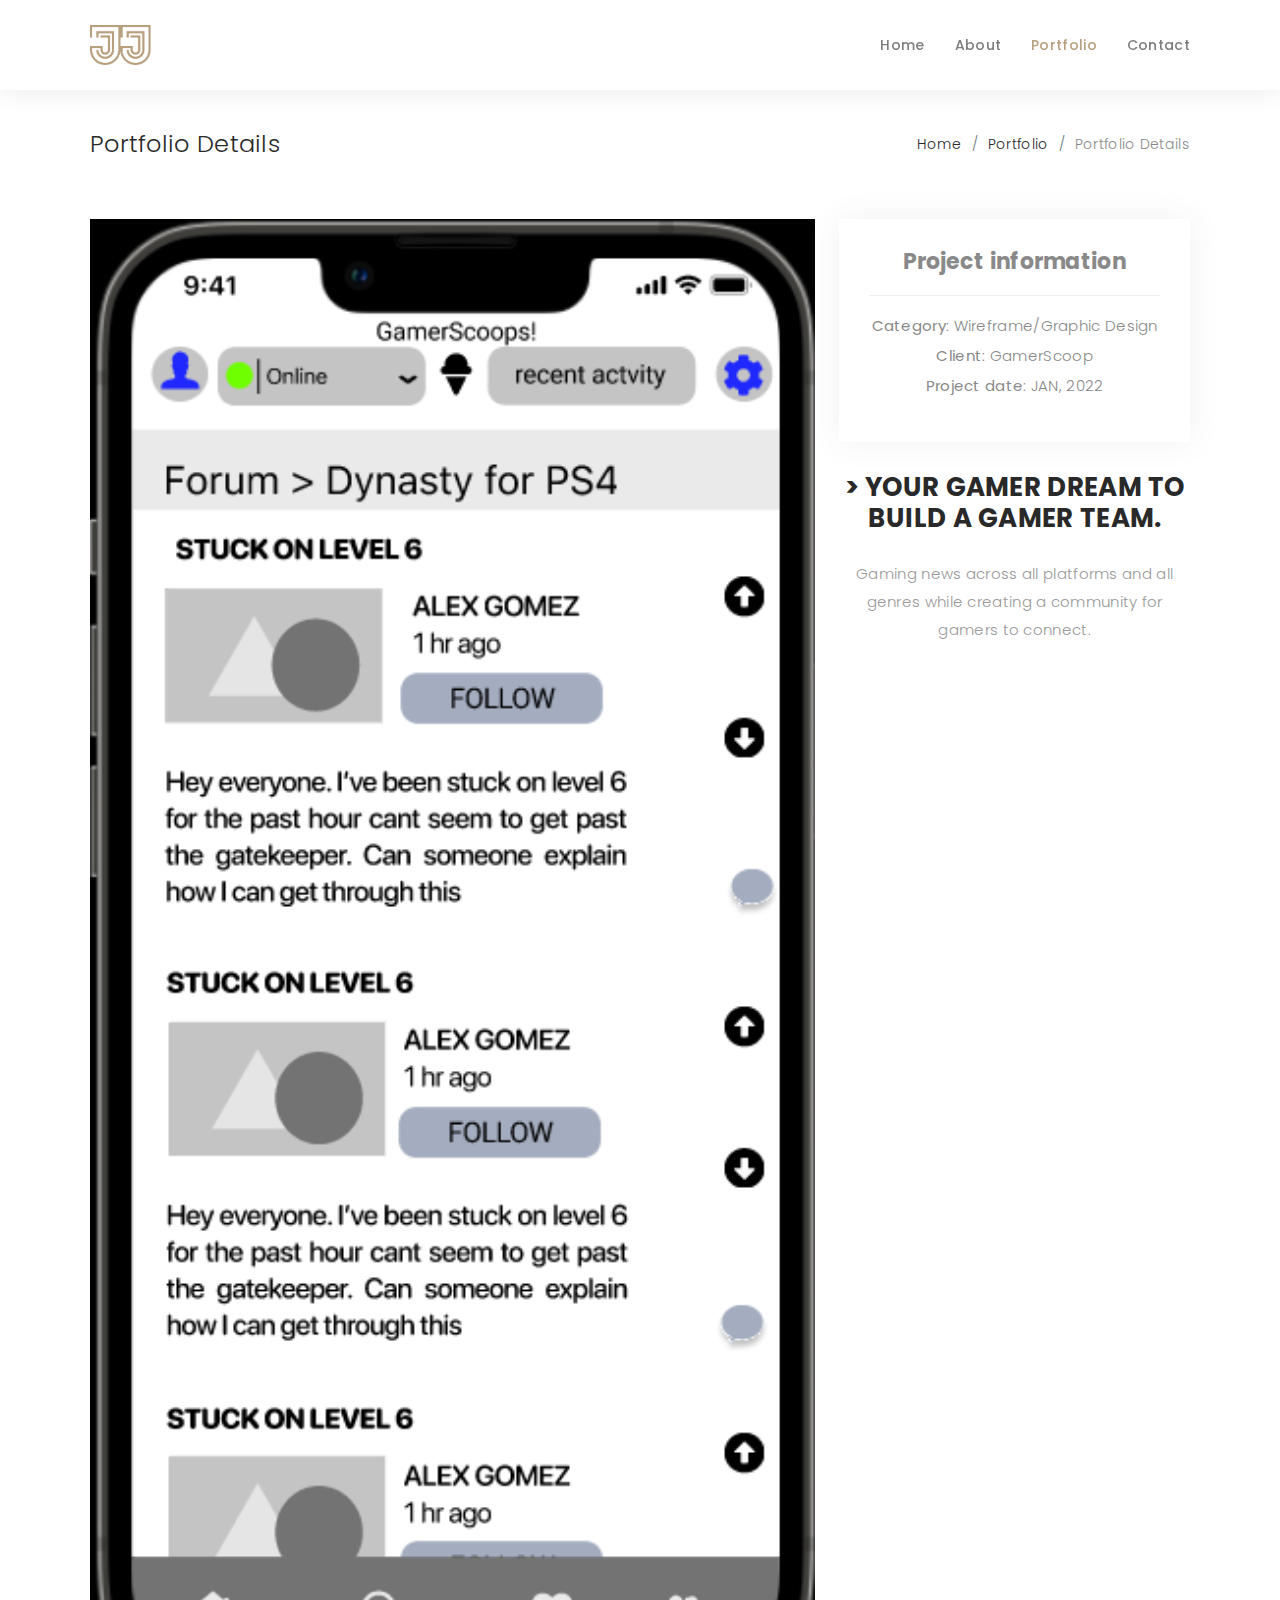
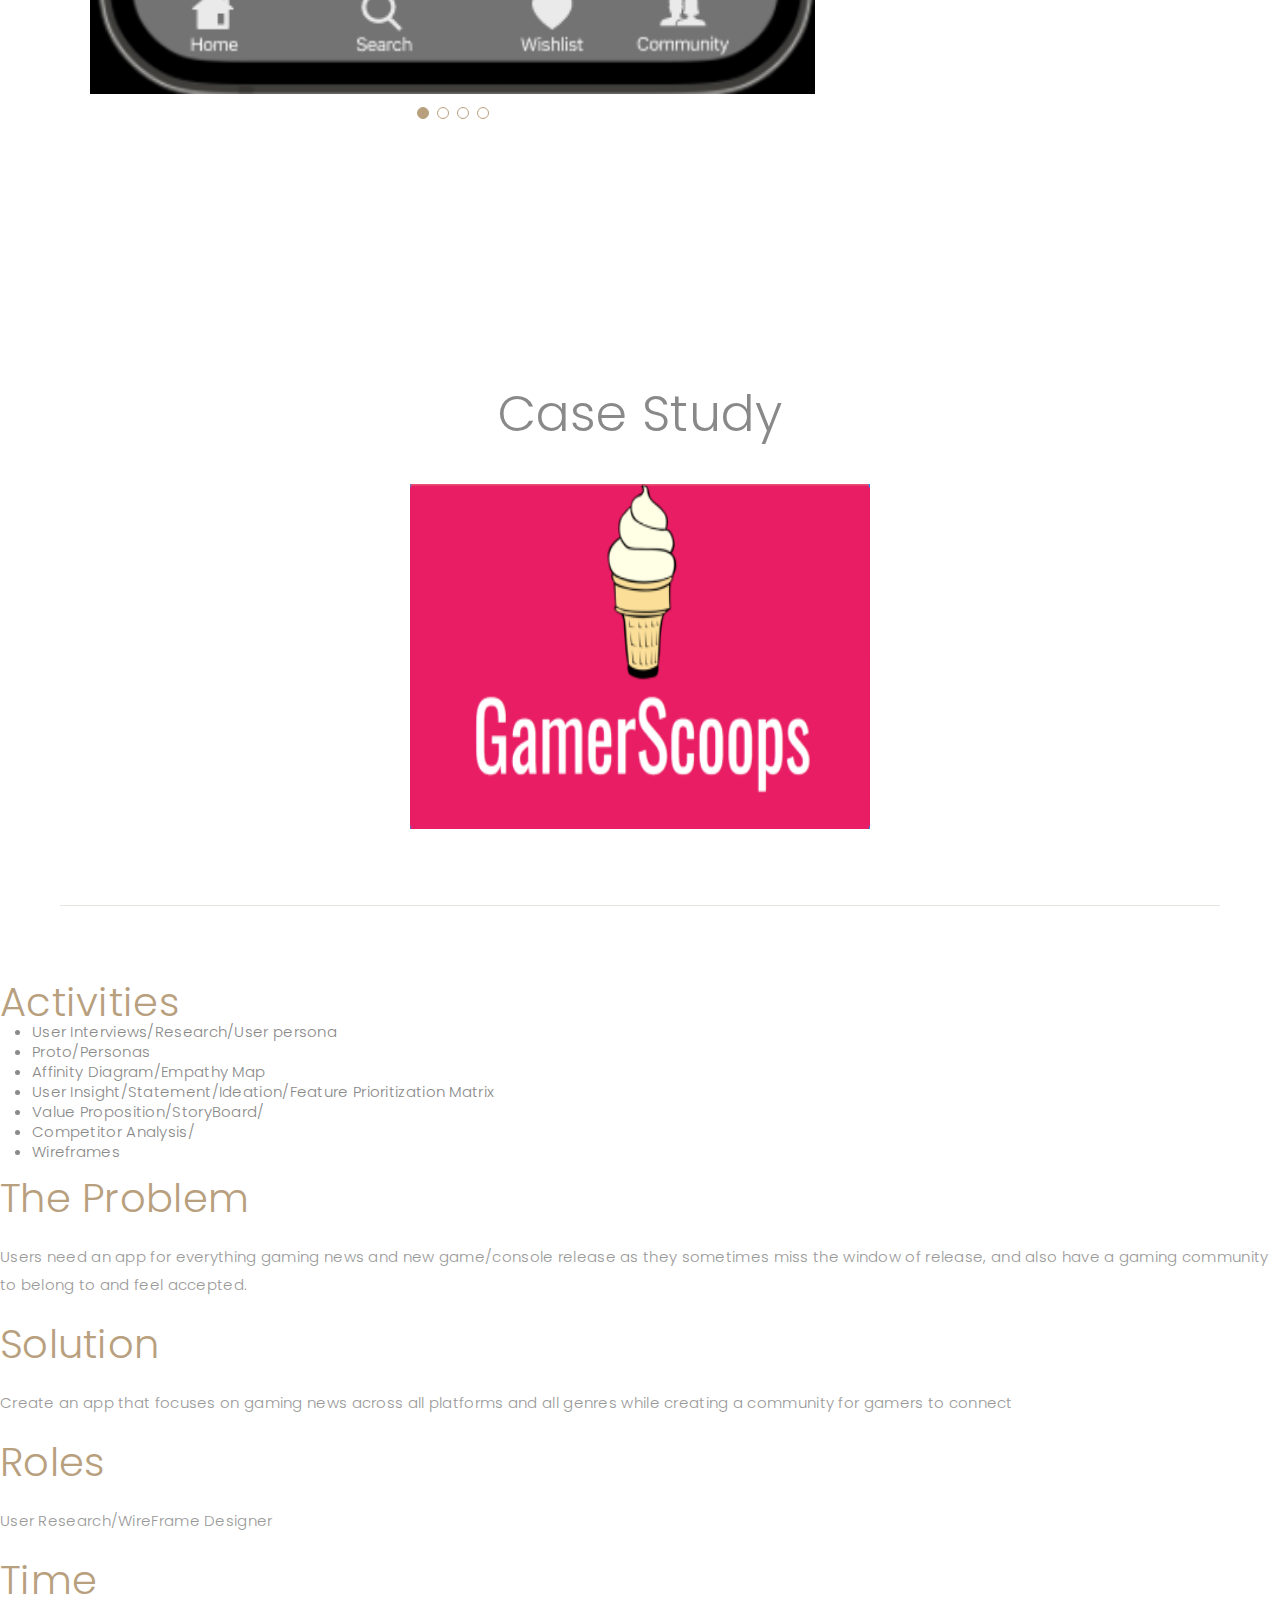
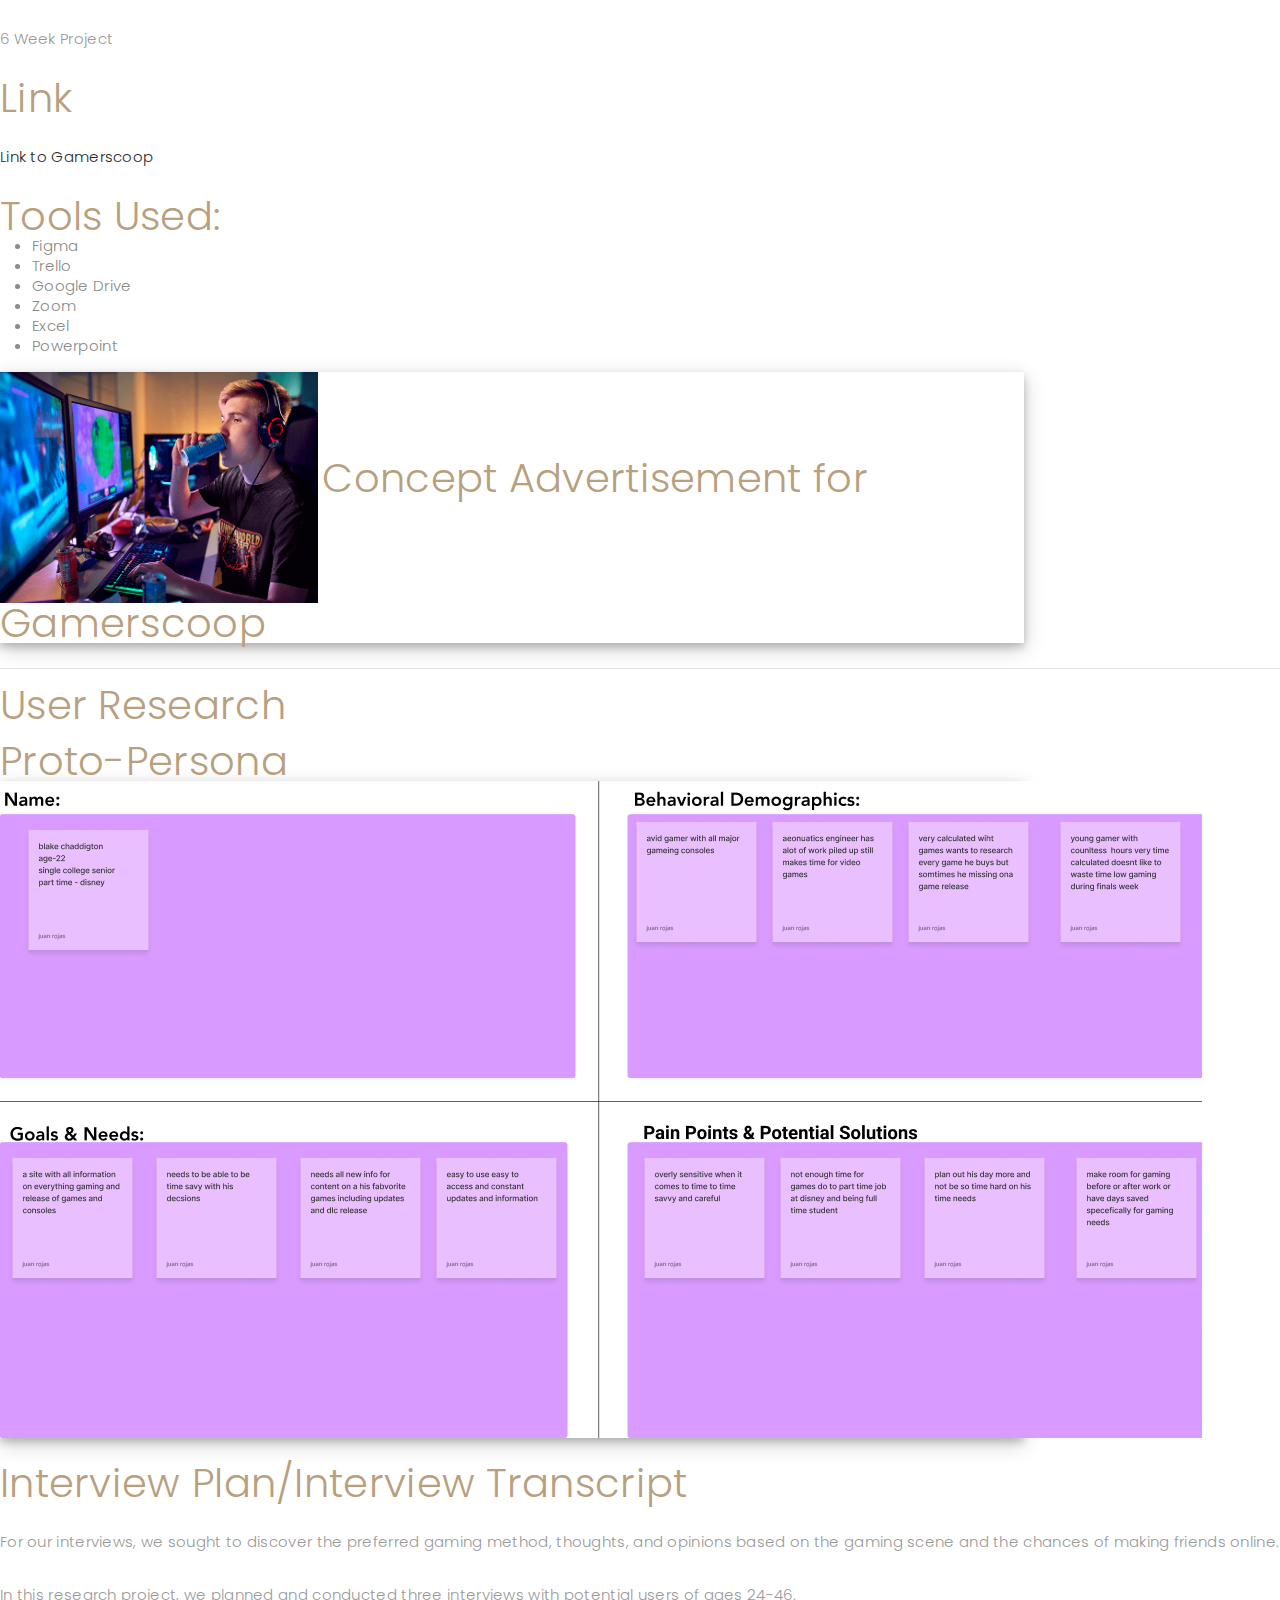
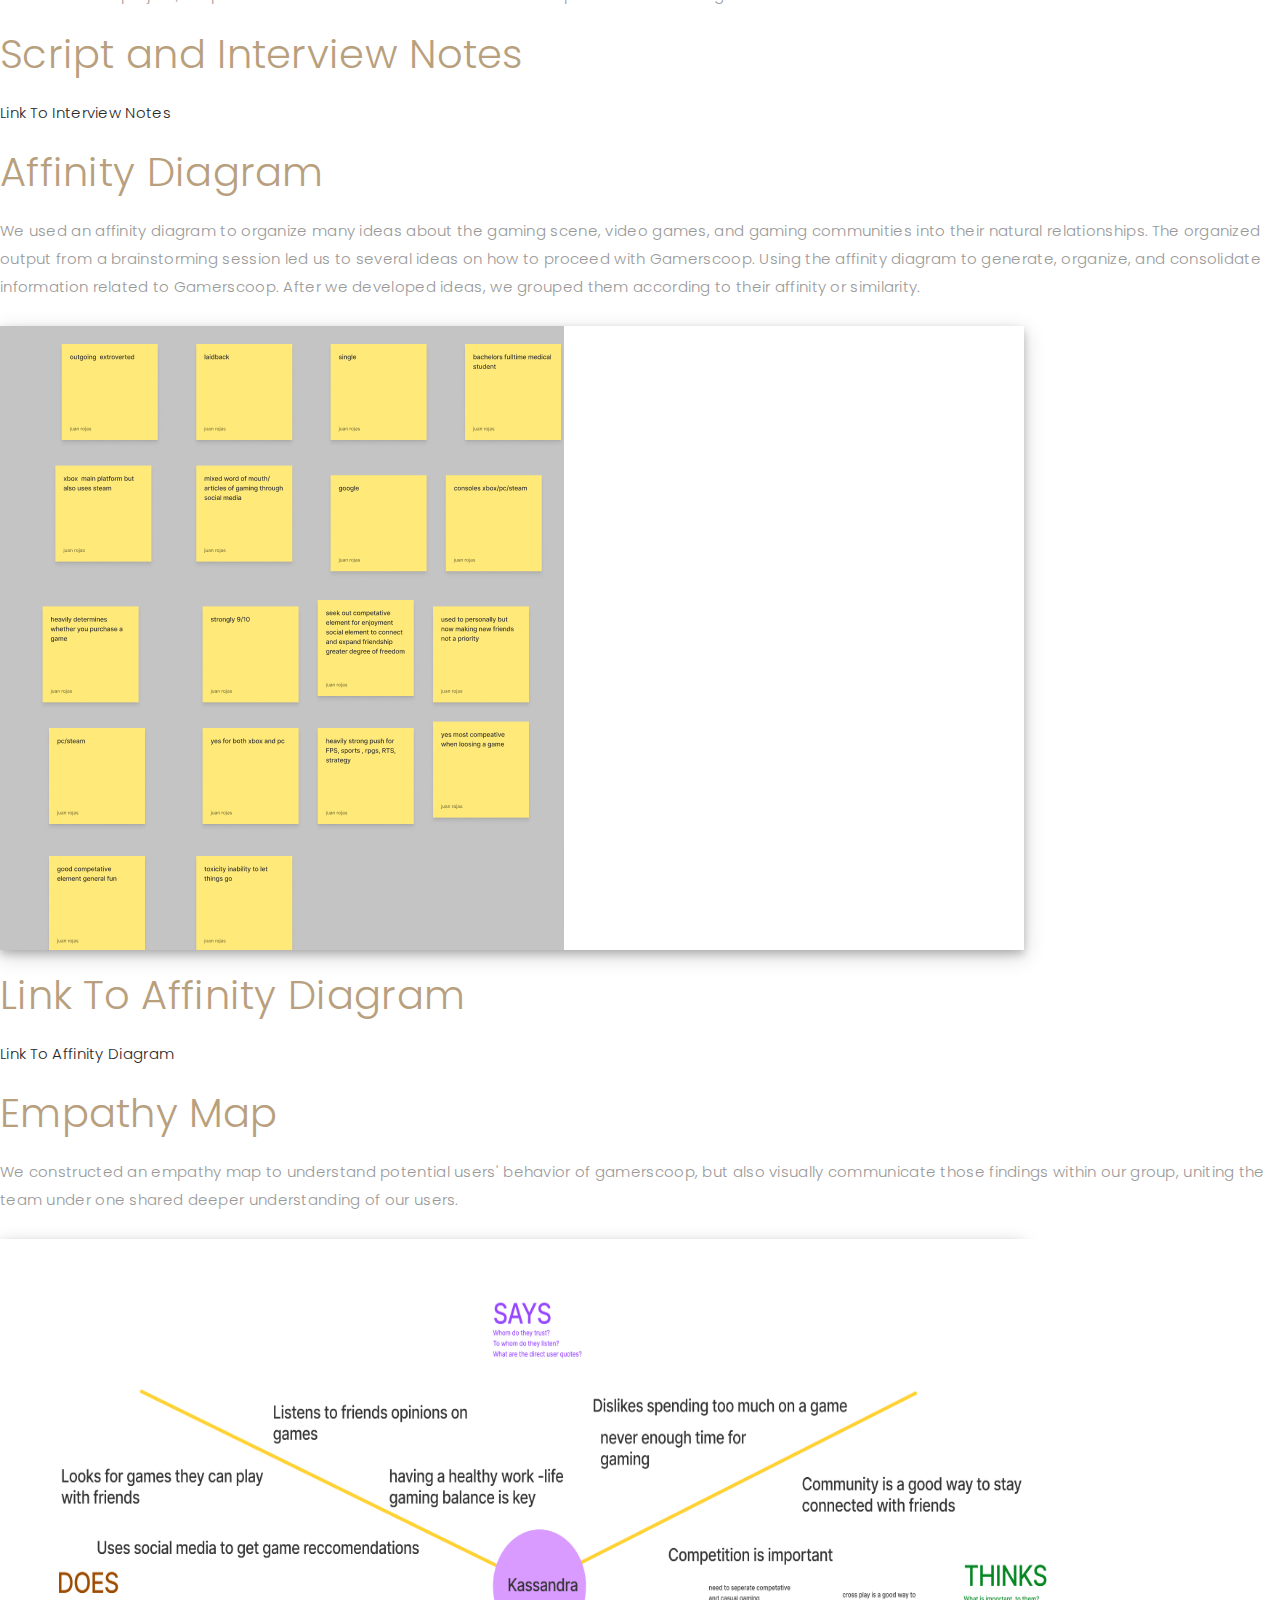
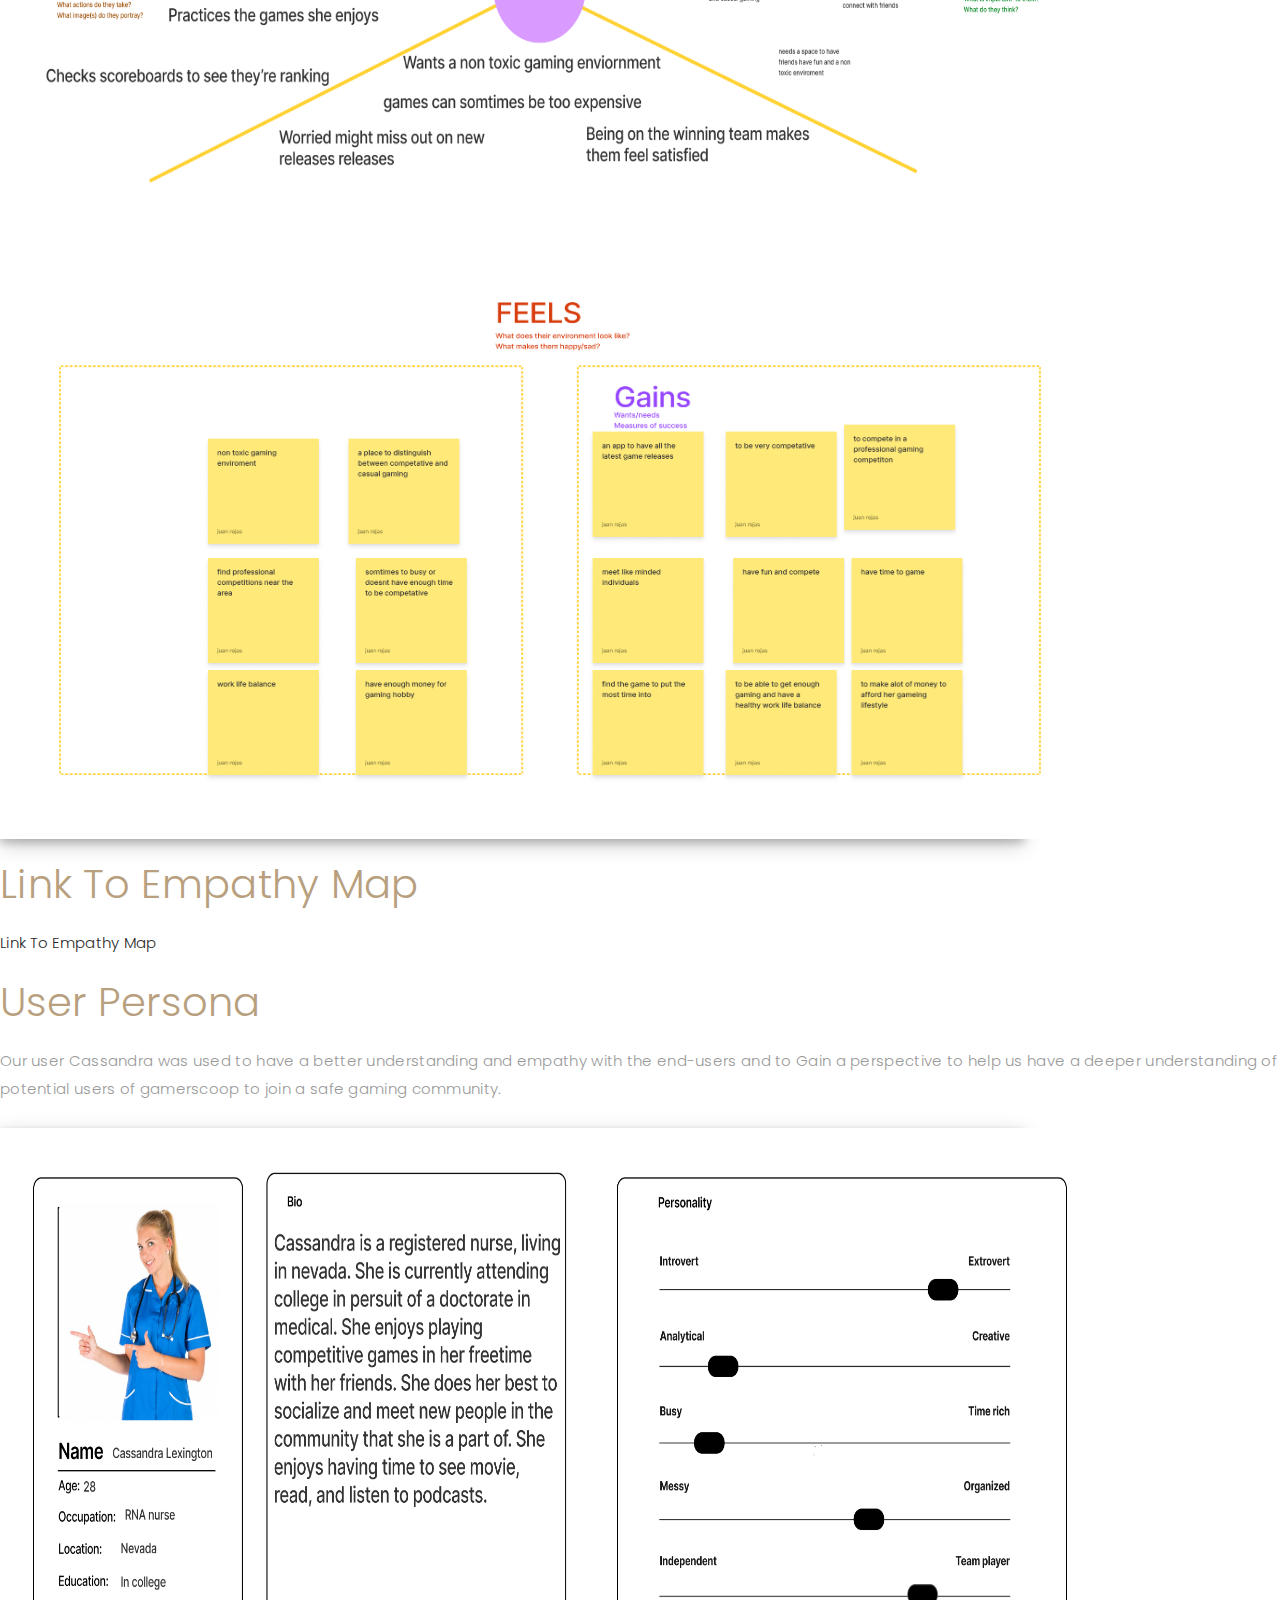
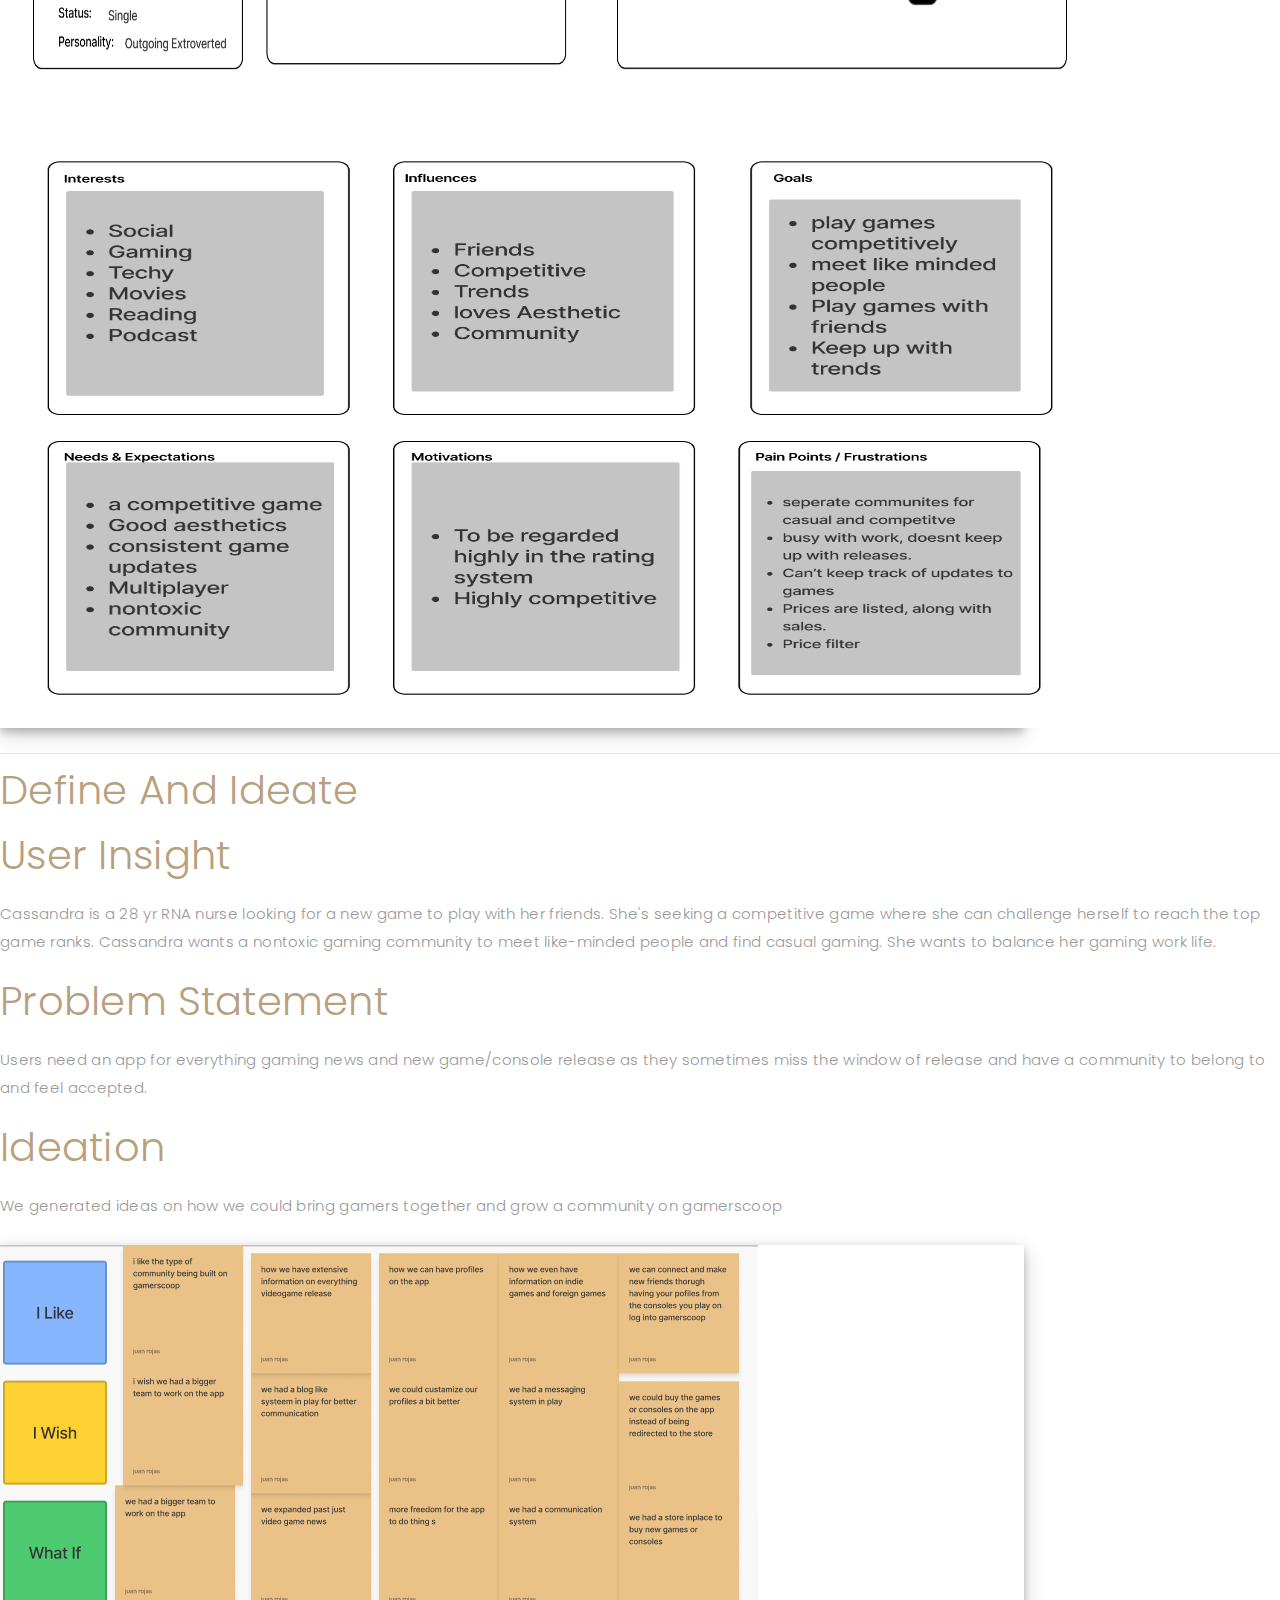
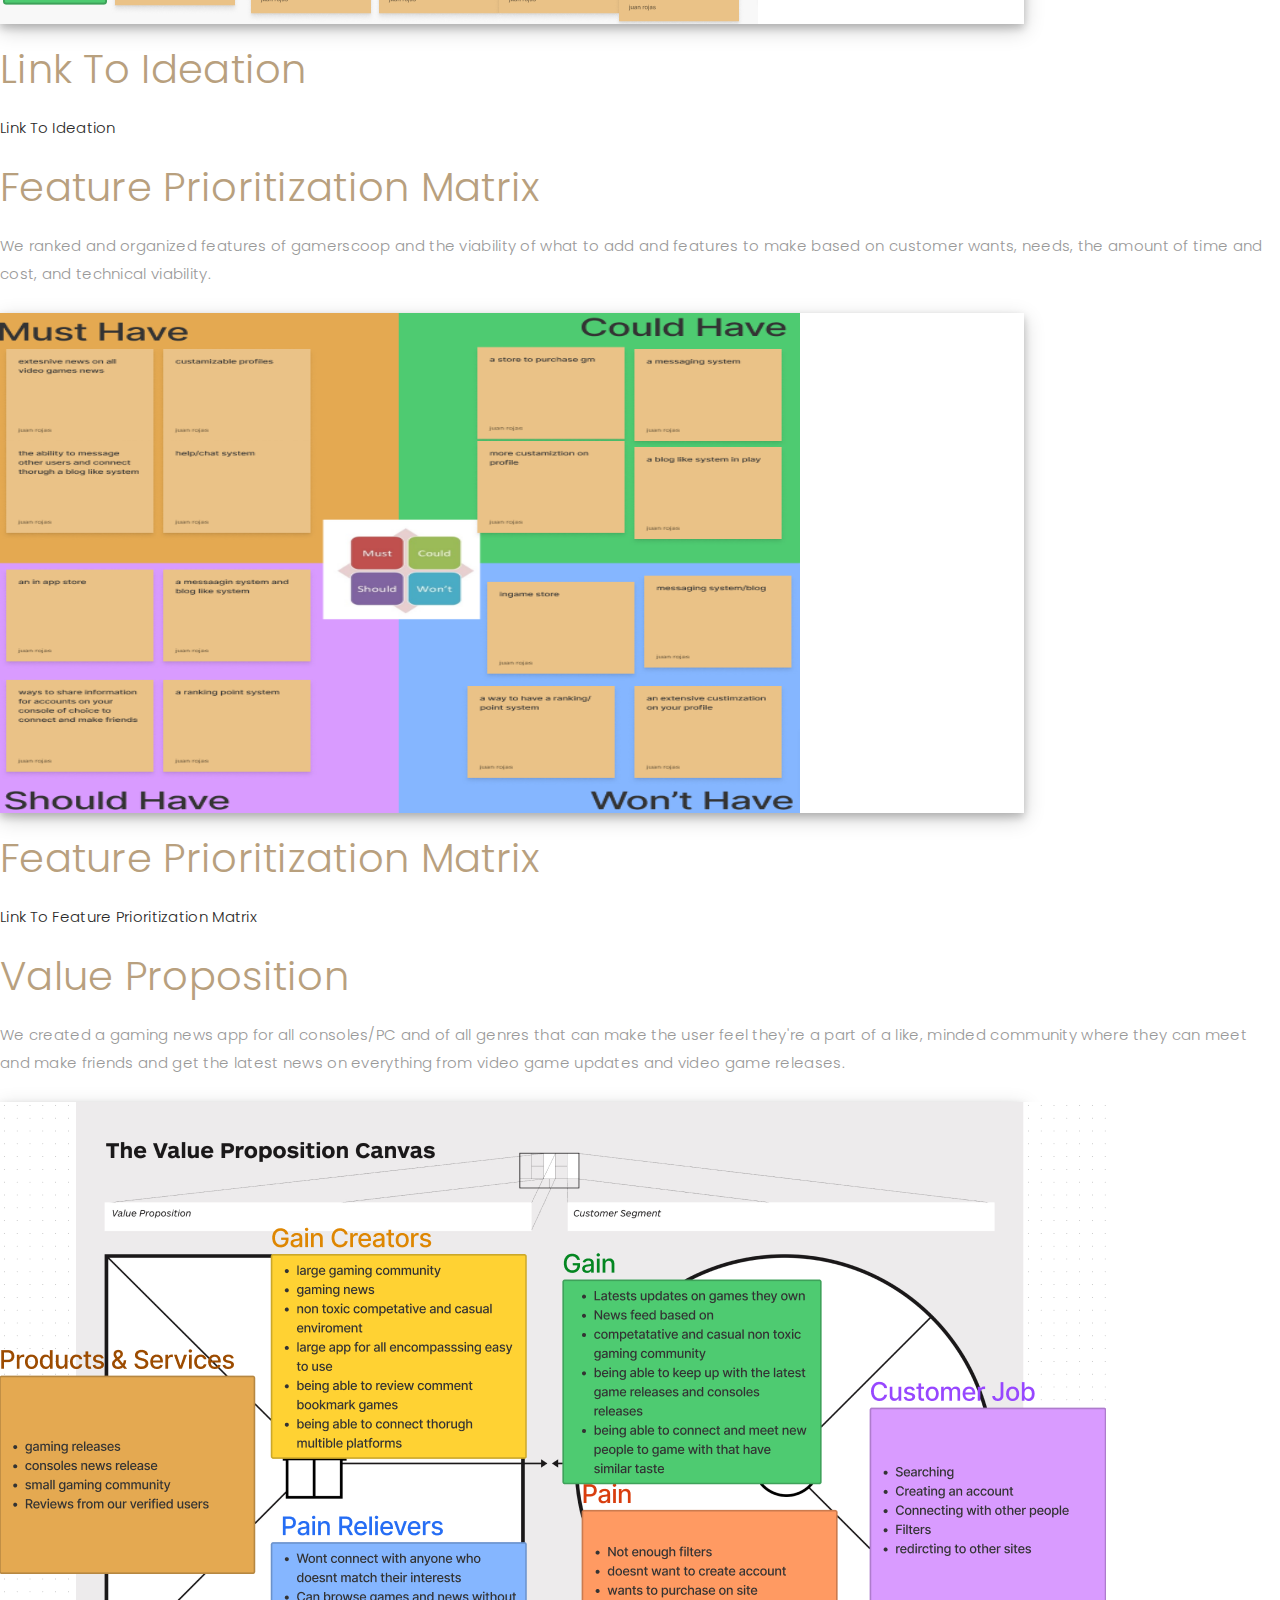
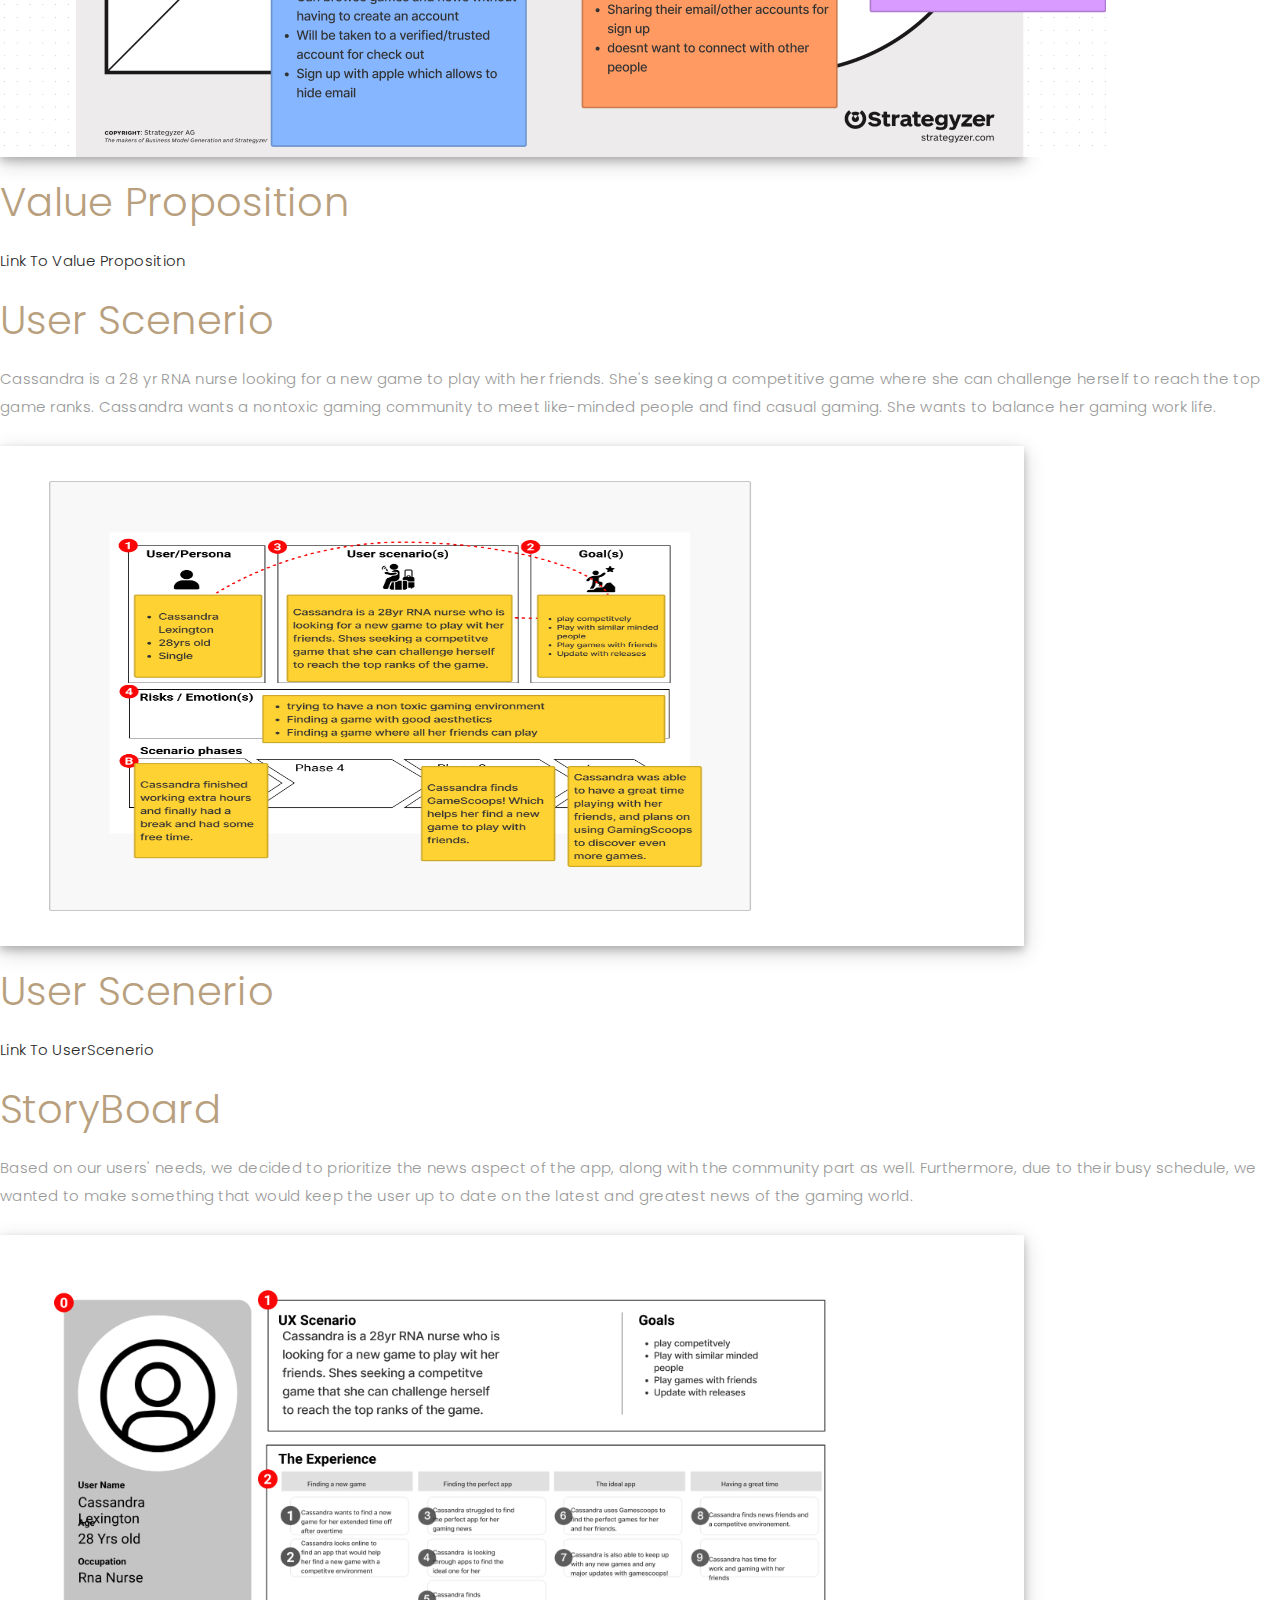
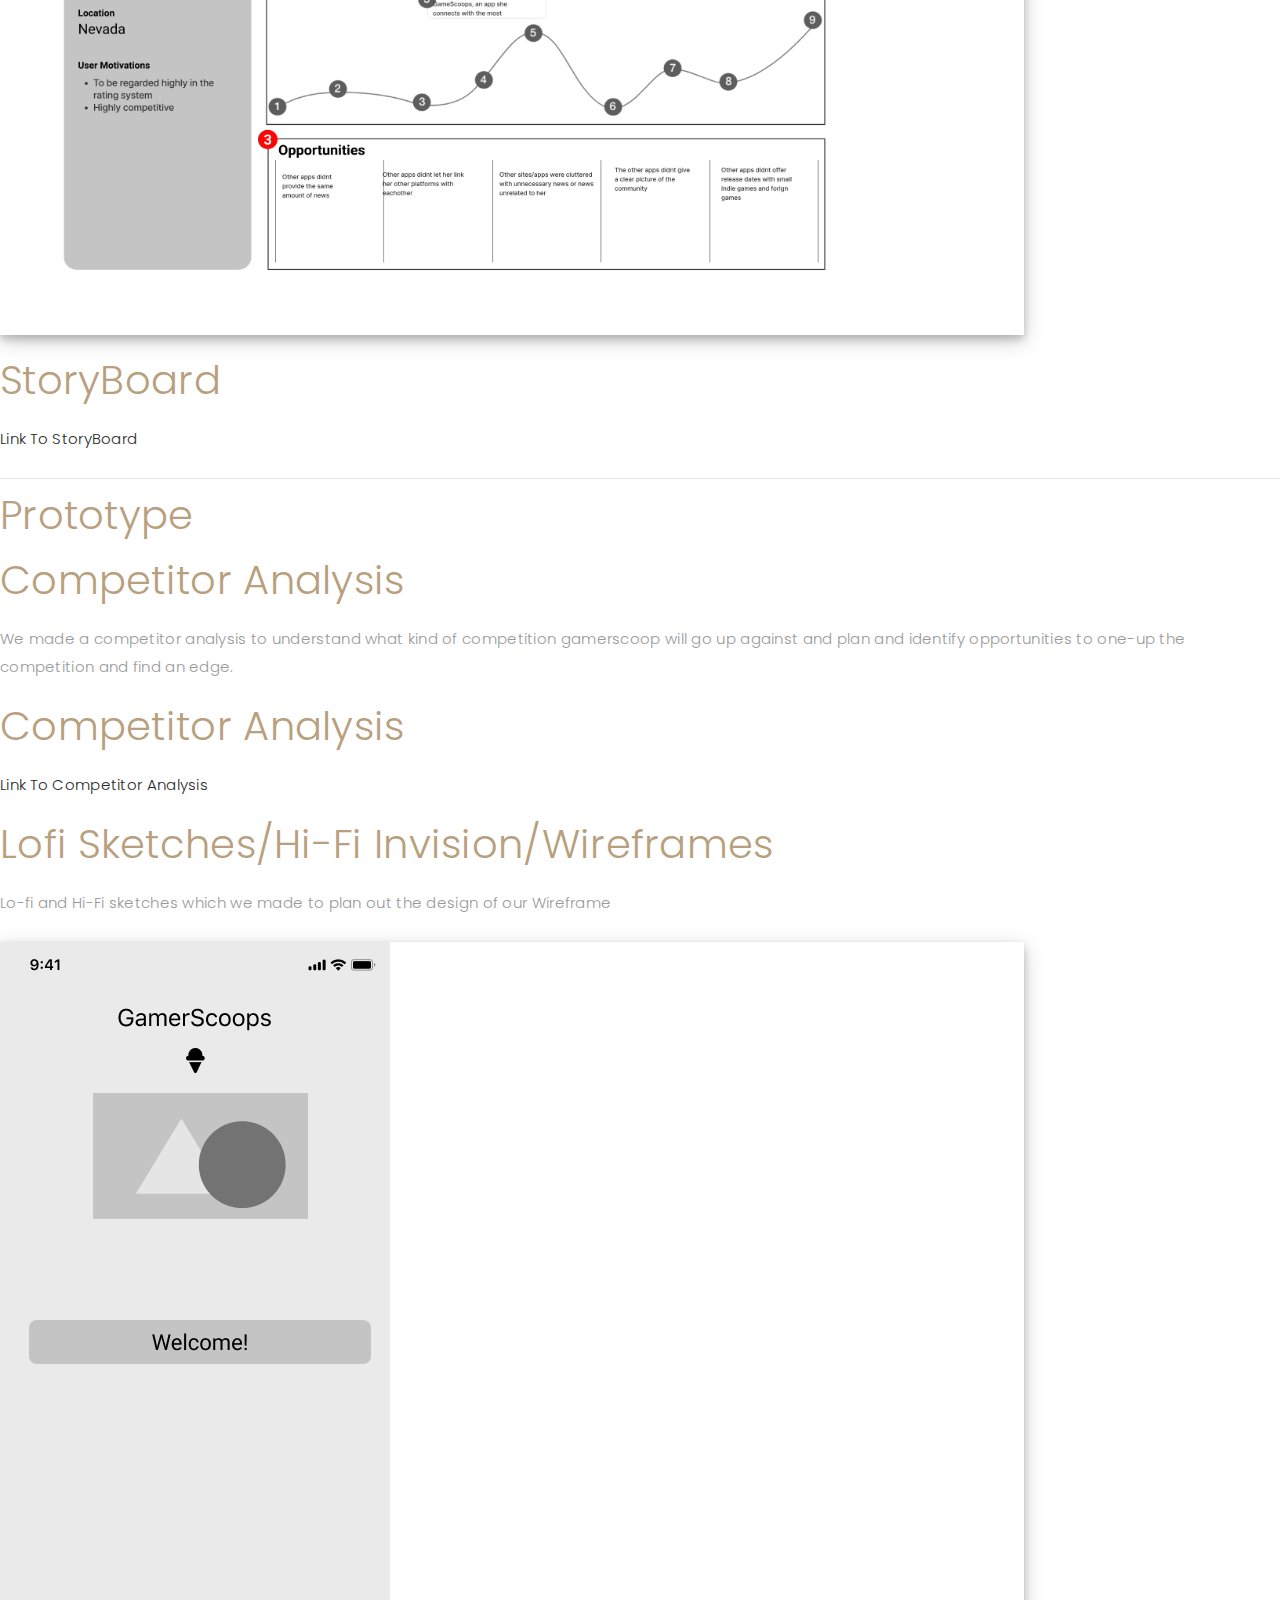
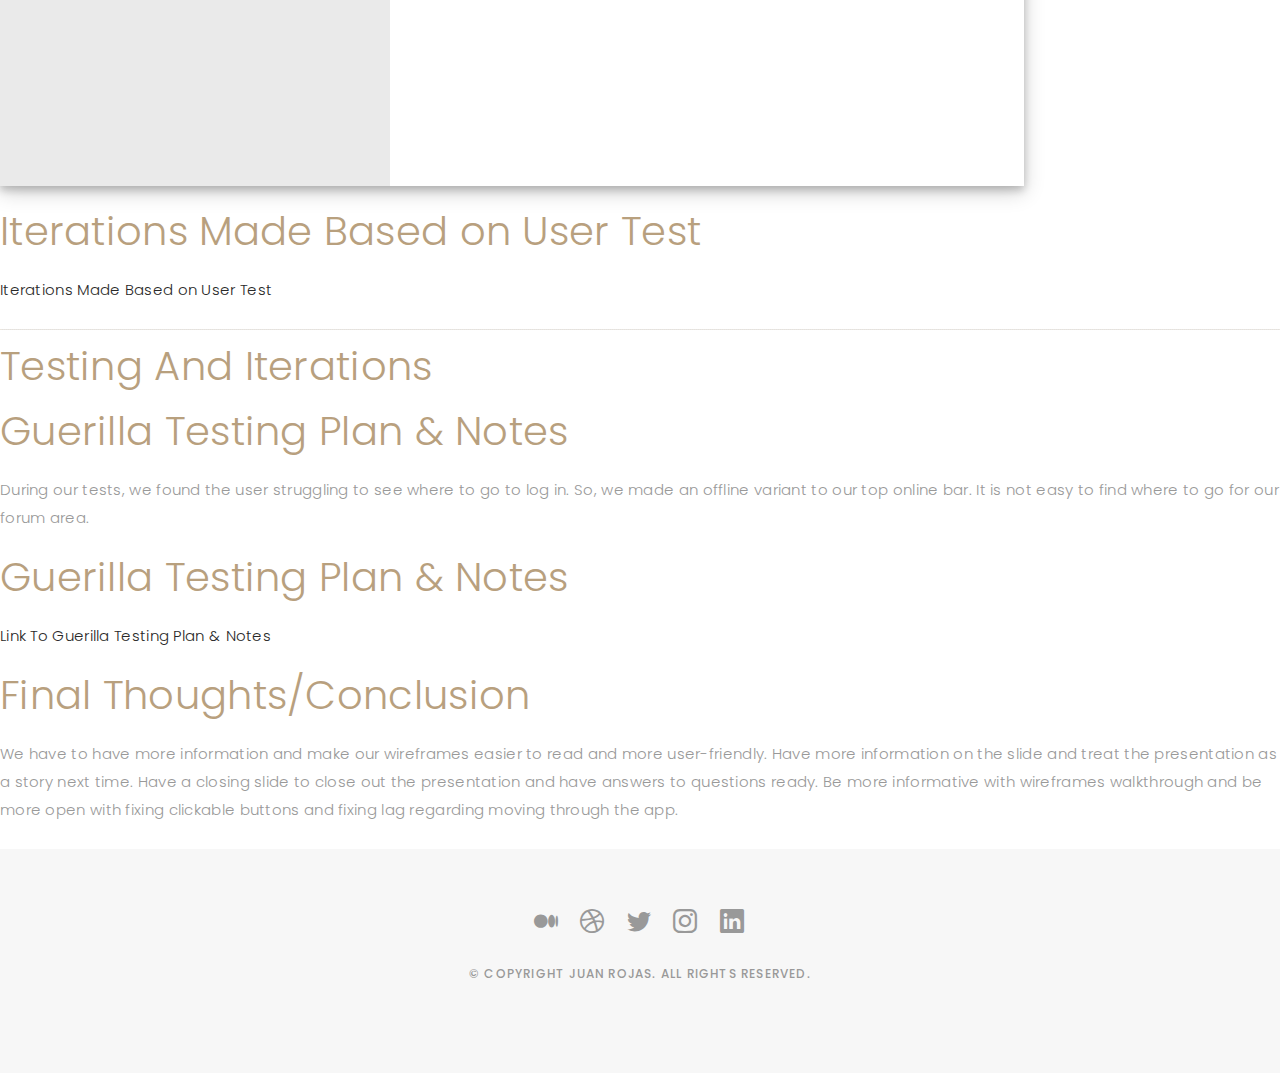
<file: portfolio-details2.html>
<!DOCTYPE html>
<html lang="en">

<head>
  <meta charset="utf-8">
  <meta content="width=device-width, initial-scale=1.0" name="viewport">

  <title>ROJAS PORTFOLIO</title>
  <meta content="" name="description">
  <meta content="" name="keywords">

  <!-- Favicons -->
  <link href="assets/img/favicon.png" rel="icon">
  <link href="assets/img/apple-touch-icon.png" rel="apple-touch-icon">

  <!-- Google Fonts -->
  <link href="https://fonts.googleapis.com/css?family=Poppins:300,300i,400,400i,500,500i,600,600i,700,700i|Playfair+Display:400,400i,500,500i,600,600i,700,700i,900,900i" rel="stylesheet">

  <!-- Vendor CSS Files -->
  <link href="assets/vendor/bootstrap/css/bootstrap.min.css" rel="stylesheet">
  <link href="assets/vendor/bootstrap-icons/bootstrap-icons.css" rel="stylesheet">
  <link href="assets/vendor/boxicons/css/boxicons.min.css" rel="stylesheet">
  <link href="assets/vendor/glightbox/css/glightbox.min.css" rel="stylesheet">
  <link href="assets/vendor/swiper/swiper-bundle.min.css" rel="stylesheet">

  <!-- Template Main CSS File -->
  <link href="assets/css/style.css" rel="stylesheet">

</head>

<body>

  <!-- ======= Header ======= -->
  <header id="header" class="fixed-top header-inner-pages">
    <div class="container d-flex align-items-center justify-content-between">

      <a href="index.html" class="logo"><img src="assets/img/logo (2).png" alt="" class="img-fluid"></a>
     

      <nav id="navbar" class="navbar">
        <ul>
          <li><a class="nav-link scrollto " href="#hero">Home</a></li>
          <li><a class="nav-link scrollto" href="#about">About</a></li>
          <li><a class="nav-link active  scrollto" href="#portfolio">Portfolio</a></li>
          <li><a class="nav-link scrollto" href="#contact">Contact</a></li>
        </ul>
        <i class="bi bi-list mobile-nav-toggle"></i>
      </nav><!-- .navbar -->

    </div>
  </header><!-- End Header -->

  <main id="main">

    <!-- ======= Breadcrumbs Section ======= -->
    <section class="breadcrumbs">
      <div class="container">

        <div class="d-flex justify-content-between align-items-center">
          <h2>Portfolio Details</h2>
          <ol>
            <li><a href="index.html">Home</a></li>
            <li><a href="portfolio.html">Portfolio</a></li>
            <li>Portfolio Details</li>
          </ol>
        </div>

      </div>
    </section><!-- Breadcrumbs Section -->

    <!-- ======= Portfolio Details Section ======= -->
    <section id="portfolio-details" class="portfolio-details">
      <div class="container">

        <div class="row gy-4">

          <div class="col-lg-8">
            <div class="portfolio-details-slider swiper">
              <div class="swiper-wrapper align-items-center">

                <div class="swiper-slide">
                  <img src="assets/img/gamermain.png" alt="">
                </div>

                <div class="swiper-slide">
                  <img src="assets/img/setting.png" alt="">
                </div>

                <div class="swiper-slide">
                  <img src="assets/img/gamerscoop pic 2.png" alt="">
                </div>

                <div class="swiper-slide">
                  <img src="assets/img/gamerscoop pic 3.png" alt="">
                </div>

              </div>
              <div class="swiper-pagination"></div>
            </div>
          </div>

          <div class="col-lg-4">
            <div class="portfolio-info">
              <h3>Project information</h3>
              <ul>
                <li><strong>Category</strong>: Wireframe/Graphic Design</li>
                <li><strong>Client</strong>: GamerScoop</li>
                <li><strong>Project date</strong>: JAN, 2022</li>
              </ul>
            </div>
            <div class="portfolio-description">
              <h2>> YOUR GAMER DREAM TO BUILD A GAMER TEAM.</h2>
              <p>
                Gaming news across all platforms and all genres while creating a community for gamers to connect. 
              </p>
            </div>
          </div>

        </div>

      </div>
    </section><!-- End Portfolio Details Section -->

    <div class="gutters">
 
      <div class="a">
        <h7>Case Study</h7>
        <div class="secondheader"> 
    </div>

    <div class="b">
    <img src="assets/img/gamerscoop.png" width="460" height="345" alt="">
    </div>

    <hr class="new2">

  </div>
</header>
<article>
  <figure class="aside">
    <div class="module">
      <header>
        <h9>Activities</h9>
      </header>
      <ul>
        <li>User Interviews/Research/User persona</li>
        <li>Proto/Personas</li>
        <li>Affinity Diagram/Empathy Map</li>
        <li>User Insight/Statement/Ideation/Feature Prioritization Matrix</li>
        <li>Value Proposition/StoryBoard/</li>
        <li>Competitor Analysis/</li>
        <li>Wireframes</li>
      </ul>
    </div>
  </figure>
  <h9>The Problem</h9>
  <p>Users need an app for everything gaming news and new game/console release as they sometimes miss the window of release, and also have a gaming community to belong to and feel accepted. 
  </p>
  <h9>Solution</h9>
  <p>Create an app that focuses on gaming news across all platforms and all genres while creating a community for gamers to connect 
  </p>
  <dl>
    
   <h9>Roles</h9>
    <p>User Research/WireFrame Designer</pp>
  </dl>
  <h9>Time</h9>
      <p>6 Week Project</p>
      <h9>Link</h9>
      <p><a href="https://www.figma.com/file/oikZu2pNMu8kN2iree09Pg/Wireframing?node-id=2%3A23&t=CoZtaLlJ2rZHTbd8-0">Link to Gamerscoop</a></p>  
     
      <figure class="aside1">
        <div class="two">
          <header>
            <h9>Tools Used:</h9>
          </header>
      <ul>
        <li>
        Figma
        </li>
        <li>
        Trello
        </li>
        <li>
        Google Drive
        </li>
        <li>
        Zoom
        </li>
        <li>
        Excel
        </li>
        <li>
        Powerpoint
        </li>
        </ul>
        </div>
      </figure>

  <div class="pictures">
  <figure class="full">
    <img src="assets/img/pog.png"/>
    
    <h9>Concept  Advertisement for Gamerscoop</h9>
    
  </figure>
  </div>

  <hr class="new2">

    <h9>User Research</h9>
  <figure class="aside1">
    <div class="two">
    </div>
  </figure>

  <h9>Proto-Persona</h9>

  <div class="pictures">
    <figure class="full">
      <img src="assets/img/protopersona1.png"/>
    </div>
    </figure>

<h9>Interview Plan/Interview Transcript
</h9>
 
<p>For our interviews, we sought to discover the preferred gaming method, thoughts, and opinions based on the gaming scene and the chances of making friends online. 
</p>
<P> In this research project, we planned and conducted three interviews with potential users of ages 24-46.
</P>

<h9>Script and Interview Notes</h9>
<p><a href="https://docs.google.com/spreadsheets/d/167Ipg9kRMC9hqOkVp2IVSbAtpJ7rpwgd/edit#gid=252035460
  ">Link To Interview Notes</a></p>  

  <h9>Affinity Diagram</h9>
  <p>We used an affinity diagram to organize many ideas about the gaming scene, video games, and gaming communities into their natural relationships. The organized output from a brainstorming session led us to several ideas on how to proceed with Gamerscoop. Using the affinity diagram to generate, organize, and consolidate information related to Gamerscoop. After we developed ideas, we grouped them according to their affinity or similarity.</p>
  <div class="pictures">
    <figure class="full">
      <img src="assets/img/affnitydia.png"/>
    </div>
     
  </div>
</div>
 
<h9>Link To Affinity Diagram</h9>
<p><a href="https://www.figma.com/file/xCgiu3wBnUNMLXkJxS5rNy/Main-page-for-Figma?node-id=0%3A1&t=vj21gq6C3rfev7xU-0">Link To Affinity Diagram</a></p>  

  
  </figure>
  </div>
  <h2> </h2>
  <div class="under">
    <figure class="aside">
    <div class="two">
  </figure>
  
  <h9>Empathy Map</h9>
  <p> We constructed an empathy map to understand potential users' behavior of gamerscoop, but also visually communicate those findings within our group, uniting the team under one shared deeper understanding of our users.</p>
  <div class="pictures">
    <figure class="full">
      <img src="assets/img/Main page for Figma (3).png"/  width="1100" height="600">
      <img src="assets/img/Main page for Figma (4).png"/ width="1100" height="600" >
    </div>
      </div>

      <h9>Link To Empathy Map</h9>
<p><a href="https://www.figma.com/file/xCgiu3wBnUNMLXkJxS5rNy/Main-page-for-Figma?node-id=0%3A1&t=vj21gq6C3rfev7xU-0">Link To Empathy Map</a></p>  

<h9>User Persona</h9>
<p> Our user Cassandra was used to have a better understanding and empathy with the end-users and to Gain a perspective to help us have a deeper understanding of potential users of gamerscoop to join a safe gaming community.</p>
<div class="pictures">
  <figure class="full">
    <img src="assets/img/Main page for Figma (6).png"/ width="1100" height="600" >
    <img src="assets/img/Main page for Figma (7).png"/ width="1100" height="600" >
  </div>

  <hr class="new2">

  <h9>Define And Ideate</h9>
  <div class="pictures">
    <figure class="full">
    </div>
      </div>

  <h9>User Insight</h9>
  <p> Cassandra is a 28 yr RNA nurse looking for a new game to play with her friends. She's seeking a competitive game where she can challenge herself to reach the top game ranks. Cassandra wants a nontoxic gaming community to meet like-minded people and find casual gaming. She wants to balance her gaming work life. 
  </p>
  <div class="pictures">
    <figure class="full">
    </div>
      </div>

      <h9>Problem Statement</h9>
  <p> Users need an app for everything gaming news and new game/console release as they sometimes miss the window of release and have a community to belong to and feel accepted.
  </p>
  <div class="pictures">
    <figure class="full">
    </div>
      </div>

      <h9>Ideation</h9>
  <p> We generated ideas on how we could bring gamers together and grow a community on gamerscoop</p>
  <div class="pictures">
    <figure class="full">
      <img src="assets/img/idea.png"/  >
    </div>

    <h9>Link To Ideation</h9>
<p><a href="https://www.figma.com/file/xCgiu3wBnUNMLXkJxS5rNy/Main-page-for-Figma?node-id=0%3A1&t=6dyU7GXXc2LAJg0H-0">Link To Ideation</a></p>  

<h9>Feature Prioritization Matrix</h9>
<p> We ranked and organized features of gamerscoop and the viability of what to add and features to make based on customer wants, needs, the amount of time and cost, and technical viability.</p>
<div class="pictures">
  <figure class="full">
    <img src="assets/img/have.png"/ width="800" height="500"  >
  </div>

  <h9>Feature Prioritization Matrix</h9>
<p><a href="https://www.figma.com/file/xCgiu3wBnUNMLXkJxS5rNy/Main-page-for-Figma?node-id=26%3A2033&t=6dyU7GXXc2LAJg0H-0">Link To Feature Prioritization Matrix</a></p>  

<h9>Value Proposition</h9>
<p>We created a gaming news app for all consoles/PC and of all genres that can make the user feel they're a part of a like, minded community where they can meet and make friends and get the latest news on everything from  video game updates and video game releases.</p>
<div class="pictures">
  <figure class="full">
    <img src="assets/img/valueprop.png"/ >
  </div>

  <h9>Value Proposition</h9>
<p><a href="https://www.figma.com/file/xCgiu3wBnUNMLXkJxS5rNy/Main-page-for-Figma?node-id=26%3A2033&t=6dyU7GXXc2LAJg0H-0">Link To Value Proposition</a></p>  

<h9>User Scenerio</h9>
<p> Cassandra is a 28 yr RNA nurse looking for a new game to play with her friends. She's seeking a competitive game where she can challenge herself to reach the top game ranks. Cassandra wants a nontoxic gaming community to meet like-minded people and find casual gaming. She wants to balance her gaming work life. </p>
<div class="pictures">
  <figure class="full">
    <img src="assets/img/Main page for Figma (10).png"/ width="800" height="500" >
  </div>

  <h9>User Scenerio</h9>
<p><a href="https://www.figma.com/file/xCgiu3wBnUNMLXkJxS5rNy/Main-page-for-Figma?node-id=49%3A1950&t=6dyU7GXXc2LAJg0H-0"> Link To UserScenerio</a></p>

<h9>StoryBoard</h9>
<p> Based on our users' needs, we decided to prioritize the news aspect of the app, along with the community part as well. Furthermore, due to their busy schedule, we wanted to make something that would keep the user up to date on the latest and greatest news of the gaming world.
</p>
<div class="pictures">
  <figure class="full">
    <img src="assets/img/Main page for Figma (11).png"/ width="900" height="700"  >
  </div>

  <h9>StoryBoard</h9>
<p><a href="https://www.figma.com/file/xCgiu3wBnUNMLXkJxS5rNy/Main-page-for-Figma?node-id=0%3A1&t=6dyU7GXXc2LAJg0H-0"> Link To StoryBoard</a></p>  

<hr class="new2">

<h9>Prototype</h9>
  <div class="pictures">
    <figure class="full">
    </div>
      </div>

    <h9>Competitor Analysis</h9>
<p>We made a competitor analysis to understand what kind of competition gamerscoop will go up against and plan and identify opportunities to one-up the competition and find an edge. </p>
<div class="pictures">
  <figure class="full">
  </div>

  <h9>Competitor Analysis</h9>
<p><a href="https://docs.google.com/spreadsheets/d/1ZhdOgNMXgKp3kHlqFK1ZCSLGaljv8n3QLjV6b7X4SEQ/edit#gid=1200966956
  "> Link To Competitor Analysis</a></p>  


    <h9>Lofi Sketches/Hi-Fi Invision/Wireframes</h9>
  <p>Lo-fi and Hi-Fi sketches which we made to plan out the design of our Wireframe</p>
  <div class="pictures">
    <figure class="full">
      <img src="assets/img/splash screen.png"/>
    </div>

  <h9>Iterations Made Based on User Test</h9>
  <p><a href="https://www.figma.com/file/oikZu2pNMu8kN2iree09Pg/Wireframing?node-id=143%3A4485&t=6JAaQ83x2Fplo0ep-0"> Iterations Made Based on User Test</a></p> 


  <hr class="new2">

  <h9>Testing And Iterations</h9>
  <div class="pictures">
    <figure class="full">
    </div>
      </div>

      <h9>Guerilla Testing Plan & Notes</h9>
      <p>During our tests, we found the user struggling to see where to go to log in. So, we made an offline variant to our top online bar.
        It is not easy to find where to go for our forum area.
      </p>
      <div class="pictures">
        <figure class="full">
        </div>
      
        <h9>Guerilla Testing Plan & Notes</h9>
      <p><a href="https://docs.google.com/spreadsheets/d/10UeFNFXDmLtfiPXYGFaIziVHROF6fbi_/edit#gid=1943762619
        ">Link To Guerilla Testing Plan & Notes</a></p> 
        
        <h9>Final Thoughts/Conclusion</h9>
      <p>We have to have more information and make our wireframes easier to read and more user-friendly. Have more information on the slide and treat the presentation as a story next time. Have a closing slide to close out the presentation and have answers to questions ready. 
        Be more informative with wireframes walkthrough and be more open with fixing clickable buttons and fixing lag regarding moving through the app. 
      </p>
      <div class="pictures">
        <figure class="full">
        </div>

  </figure>
  
  </div>
</div>
</article>
</main>

  </main><!-- End #main -->

  <!-- ======= Footer ======= -->
  <div id="footer" class="text-center">
    <div class="container">
      <div class="socials-media text-center">

        <ul class="list-unstyled">
          <li><a href="#"><i class="bi bi-medium"></i></a></li>
          <li><a href="#"><i class="bi bi-dribbble"></i></a></li>
          <li><a href="#"><i class="bi bi-twitter"></i></a></li>
          <li><a href="#"><i class="bi bi-instagram"></i></a></li>
          <li><a href="#"><i class="bi bi-linkedin"></i></a></li>
        </ul>

      </div>

      <p>&copy; Copyright Juan Rojas. All rights reserved.</p>

      <div class="credits">

    </div>
  </div><!-- End Footer -->

  <a href="#" class="back-to-top d-flex align-items-center justify-content-center"><i class="bi bi-arrow-up-short"></i></a>

  <!-- Vendor JS Files -->
  <script src="assets/vendor/bootstrap/js/bootstrap.bundle.min.js"></script>
  <script src="assets/vendor/glightbox/js/glightbox.min.js"></script>
  <script src="assets/vendor/isotope-layout/isotope.pkgd.min.js"></script>
  <script src="assets/vendor/swiper/swiper-bundle.min.js"></script>
  <script src="assets/vendor/typed.js/typed.min.js"></script>
  <script src="assets/vendor/php-email-form/validate.js"></script>

  <!-- Template Main JS File -->
  <script src="assets/js/main.js"></script>

</body>

</html>
</file>
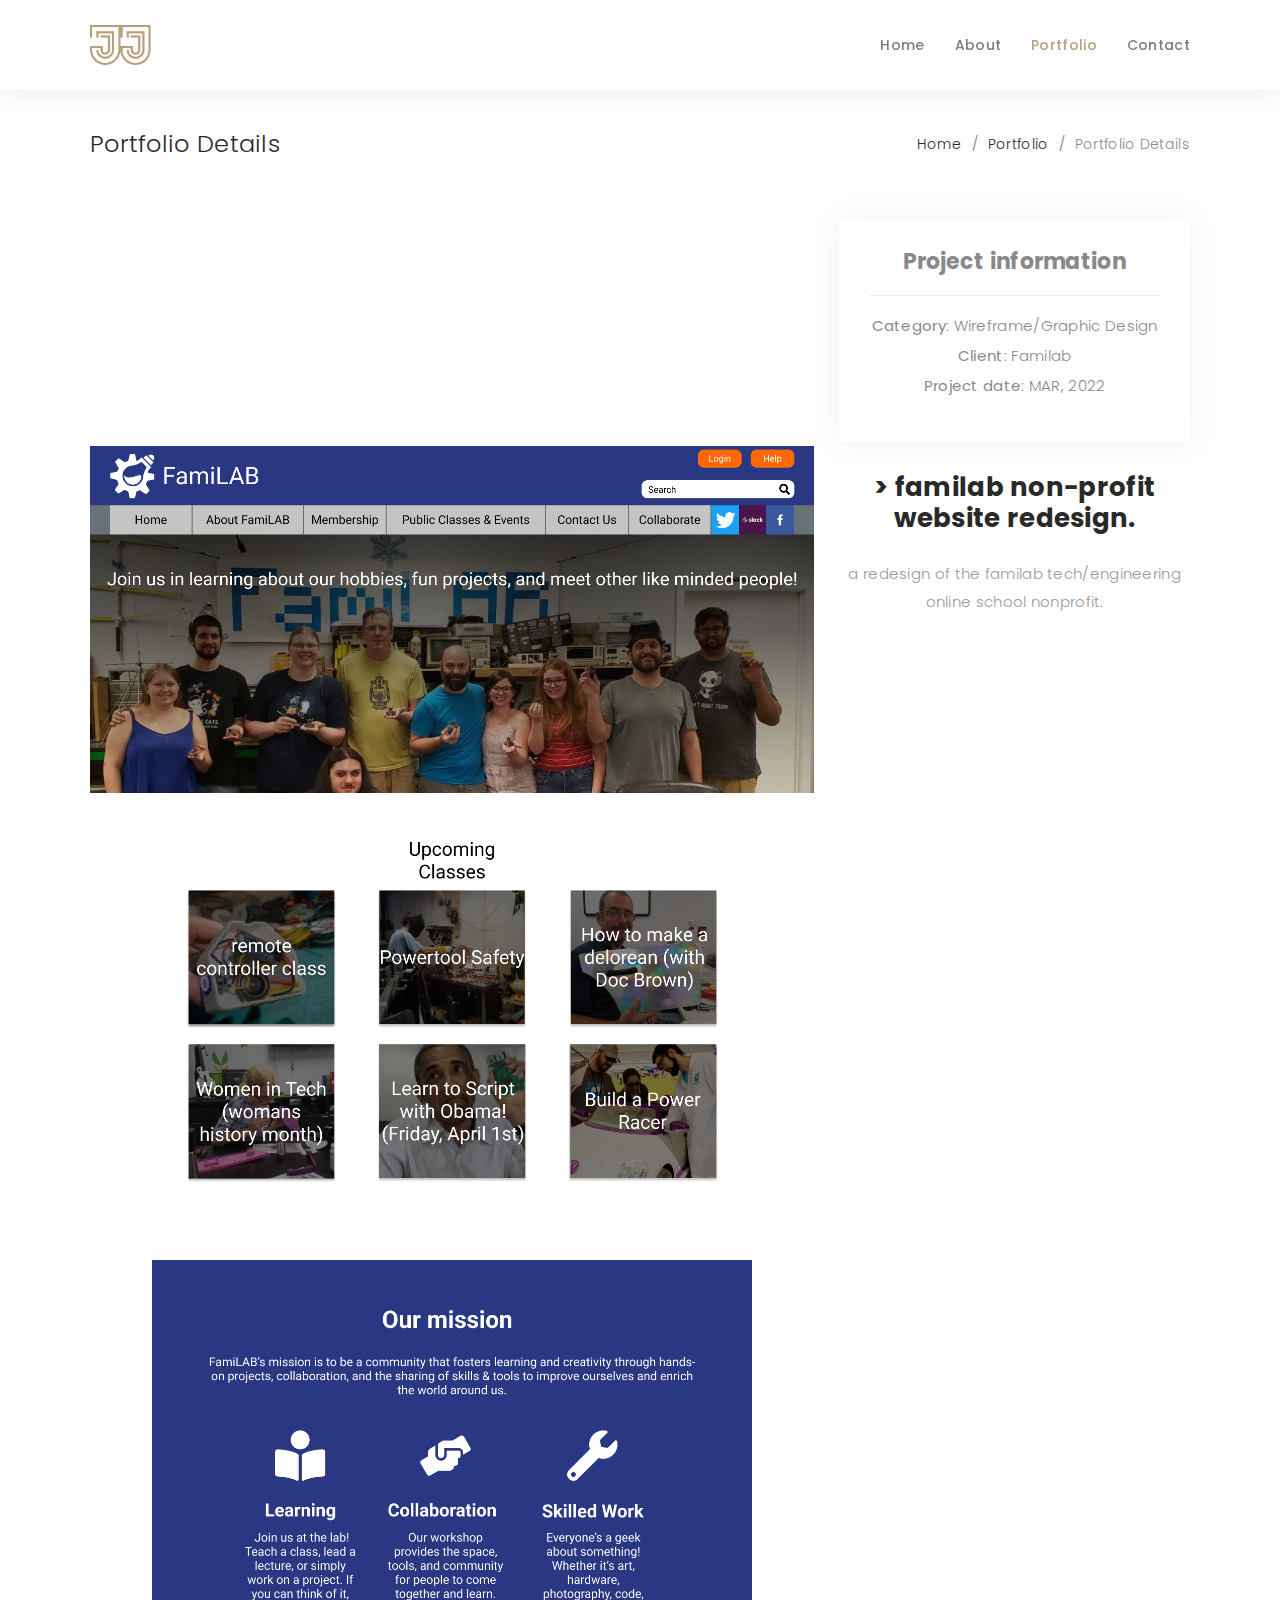
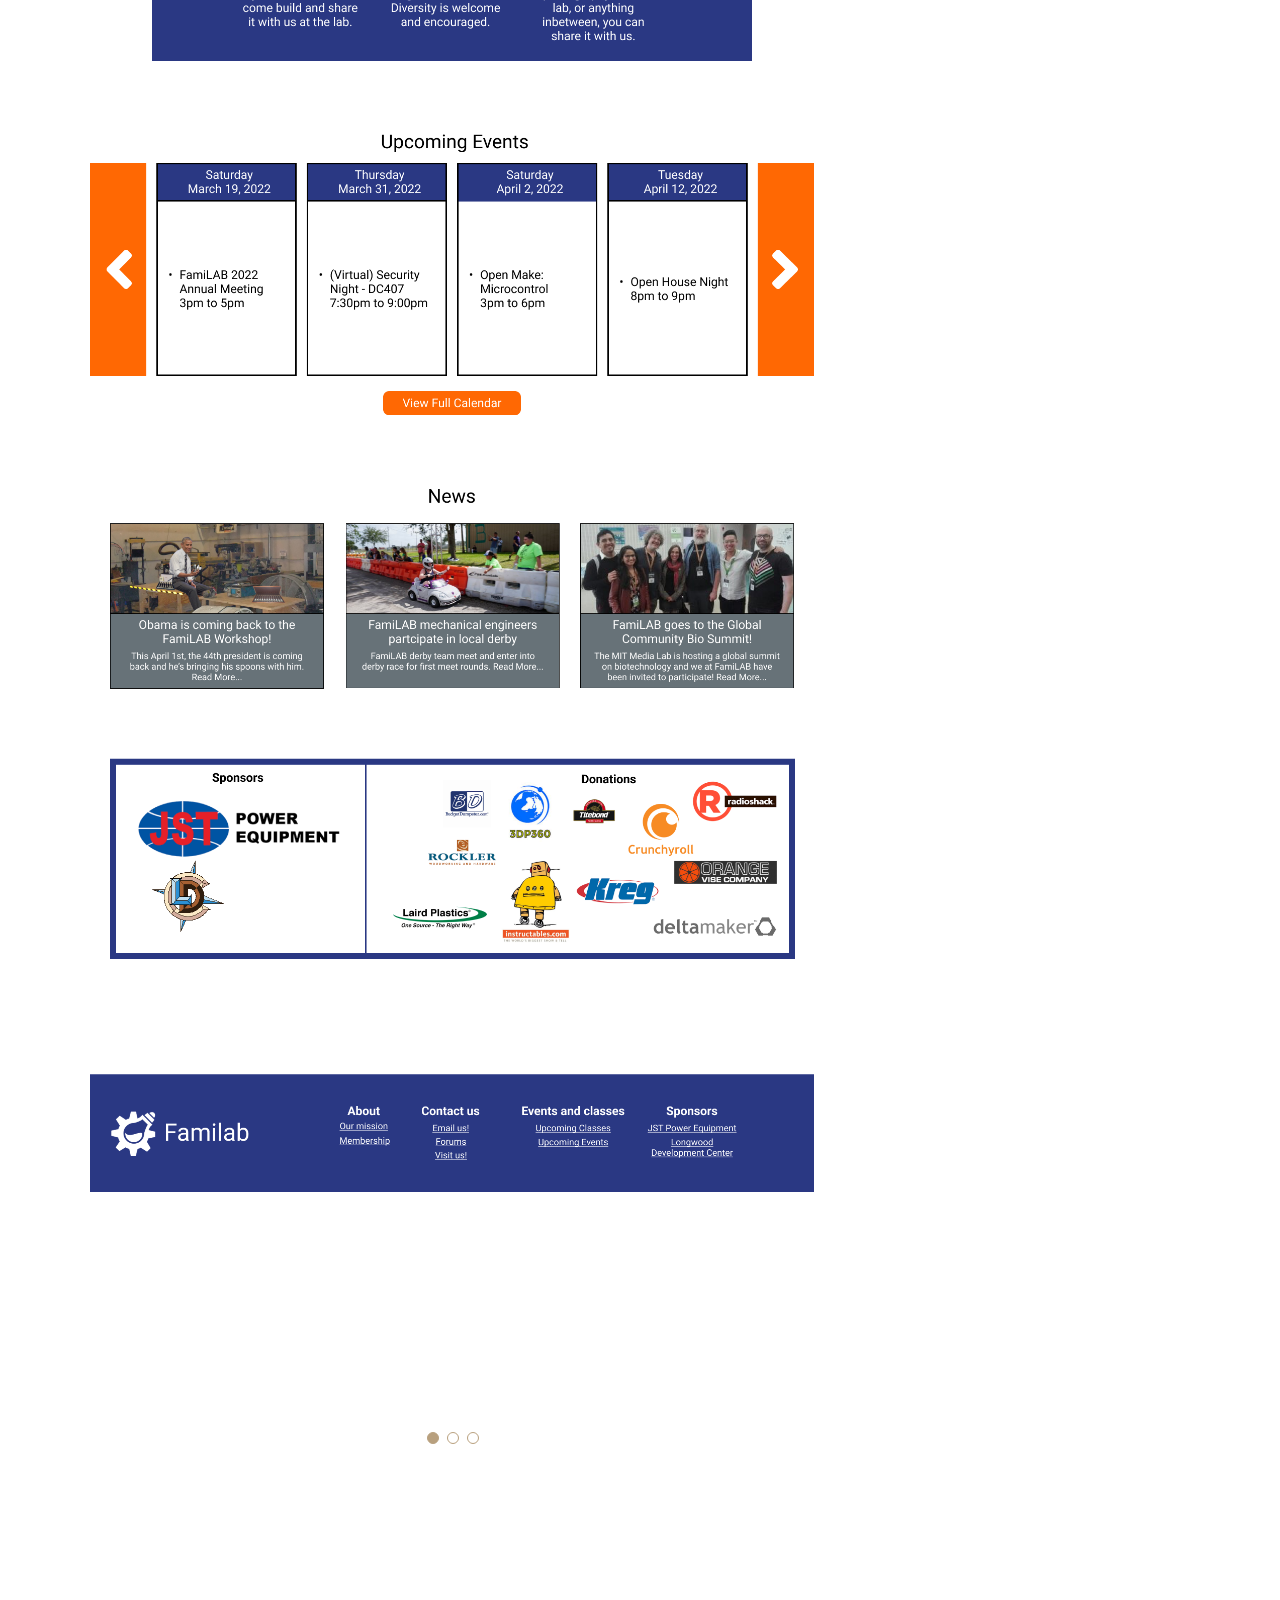
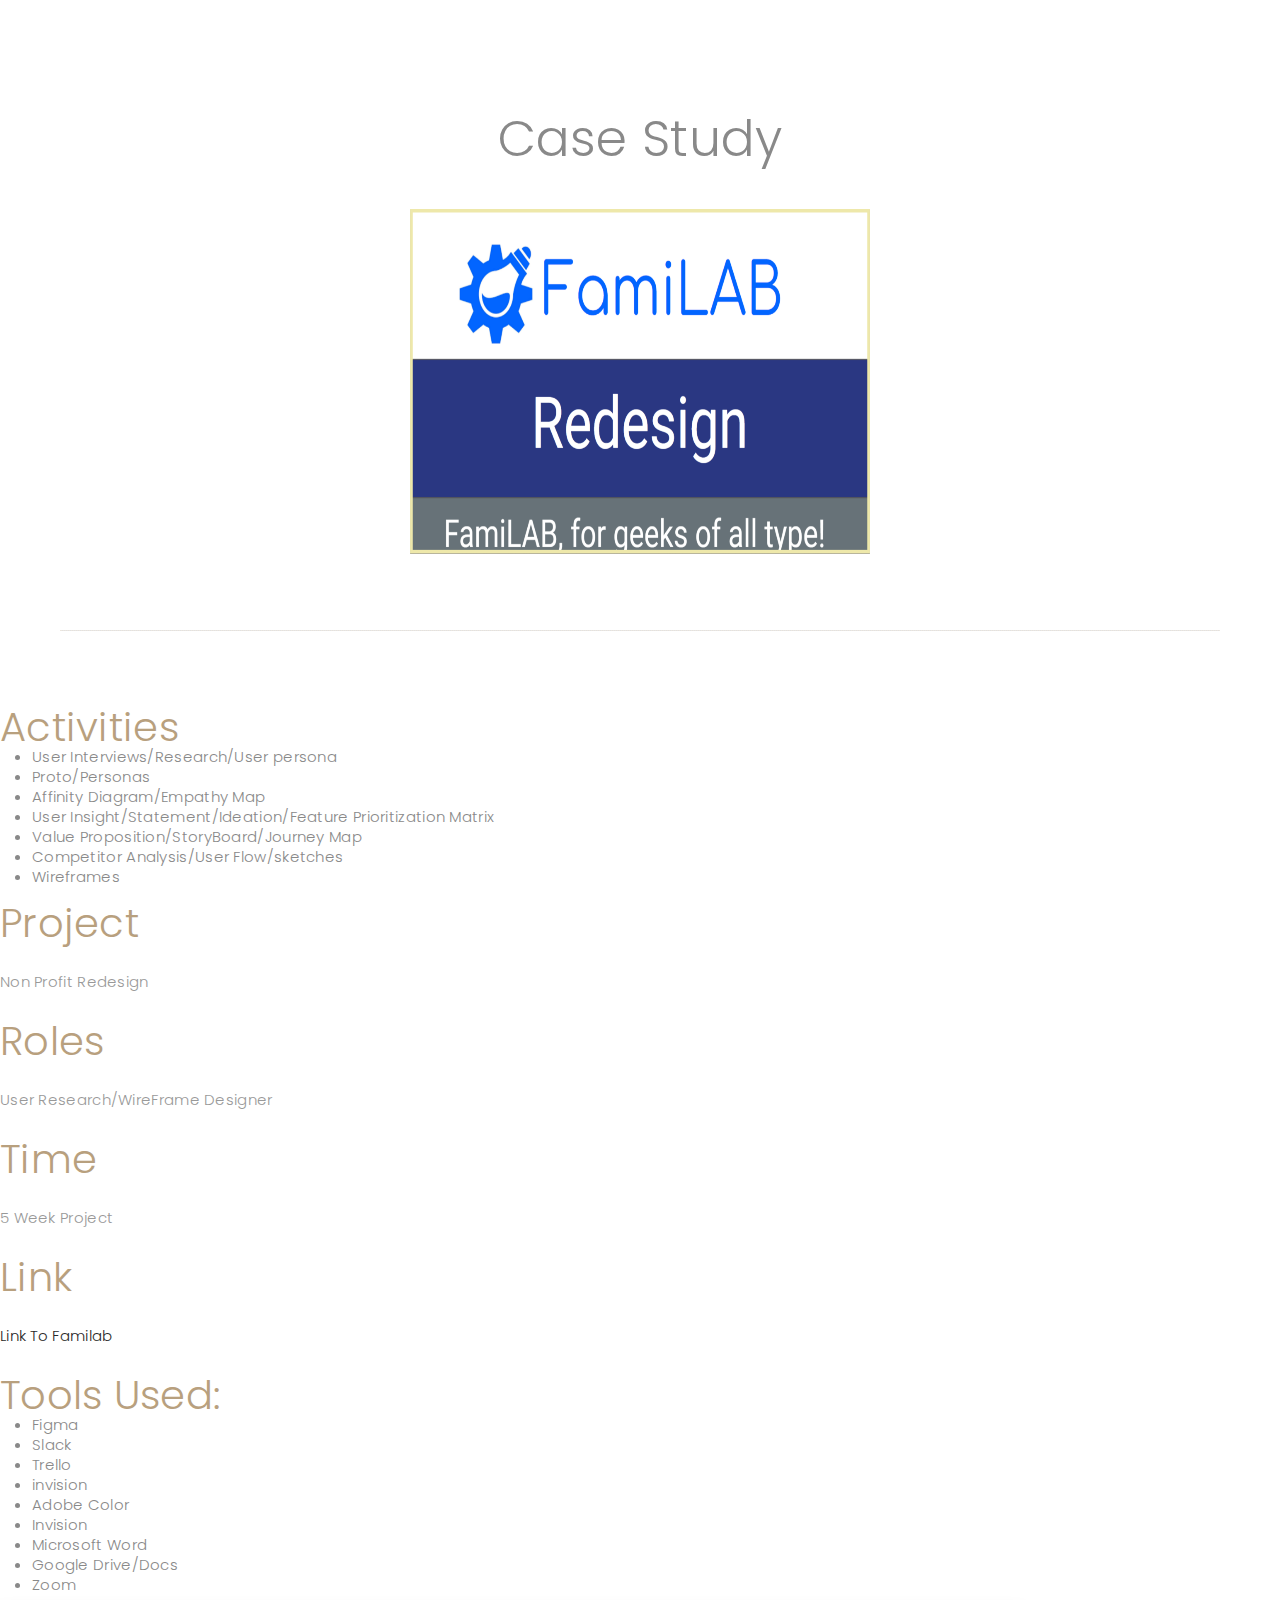
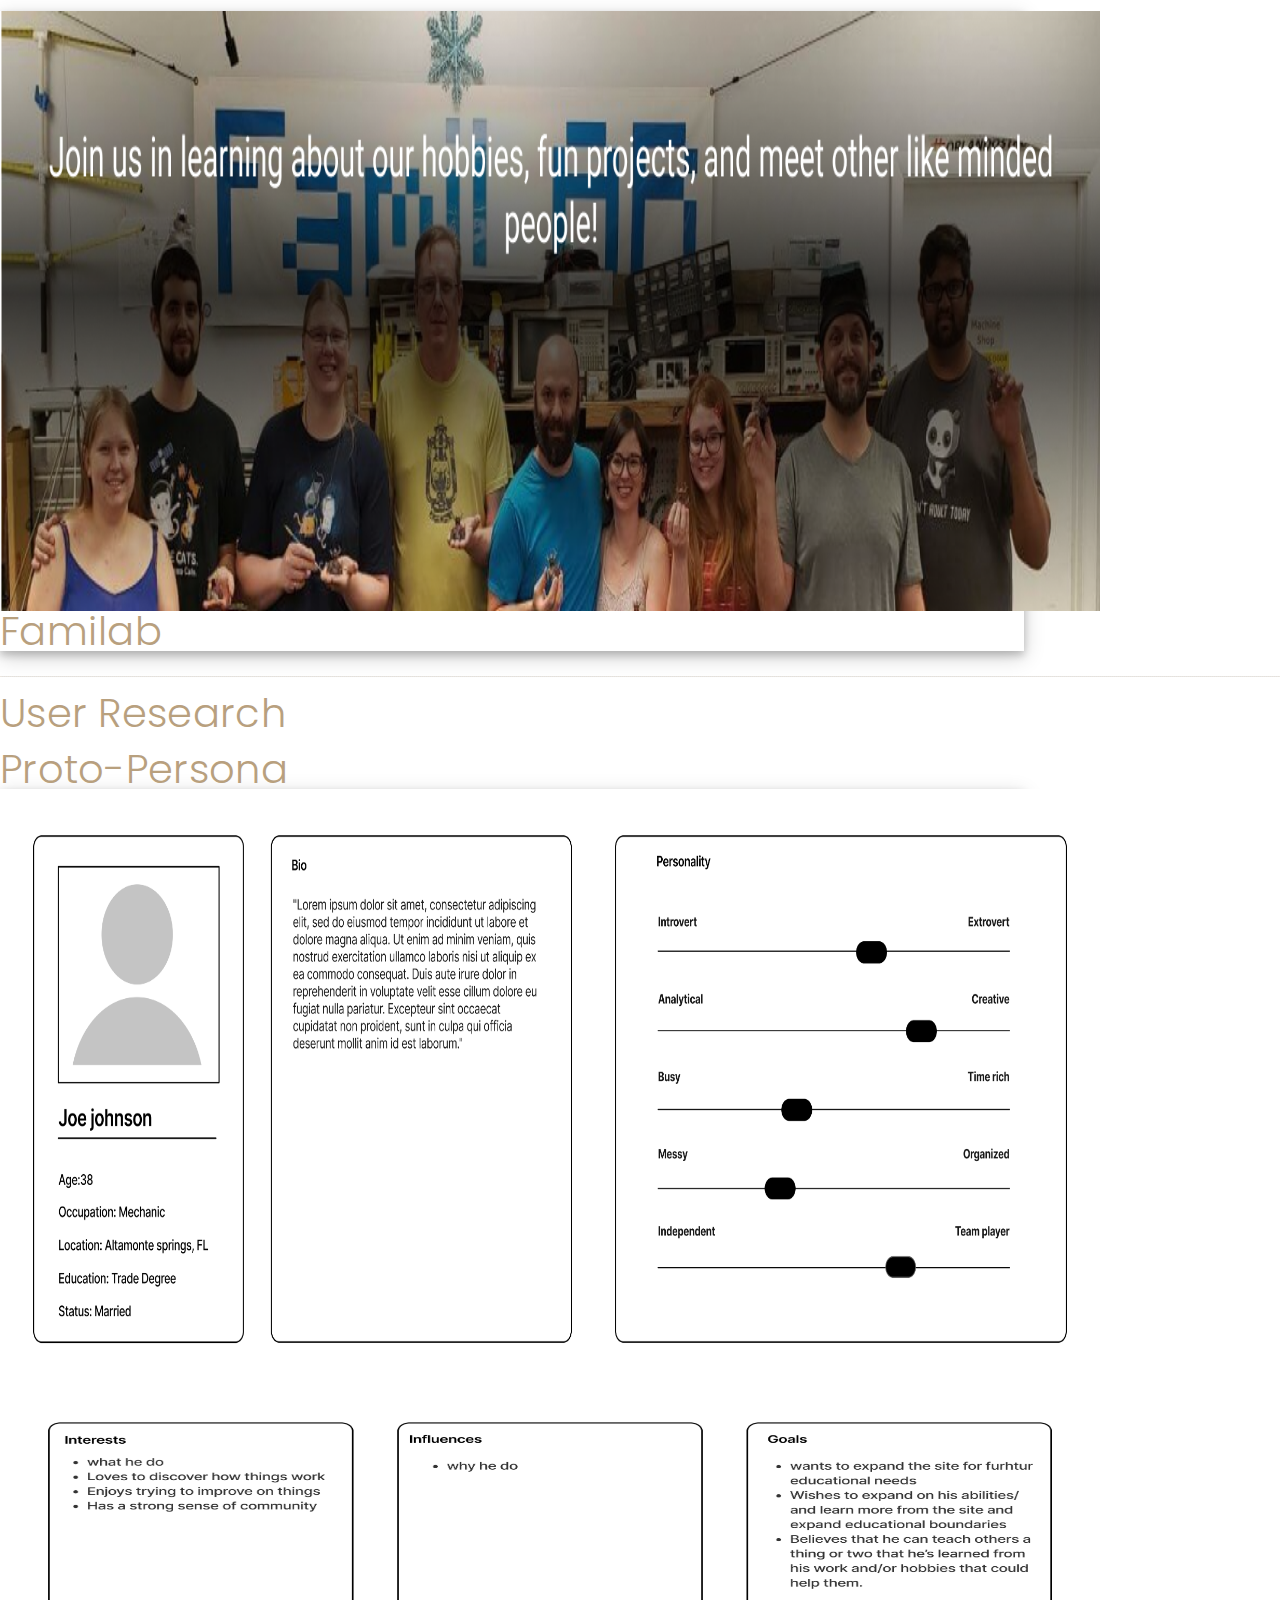
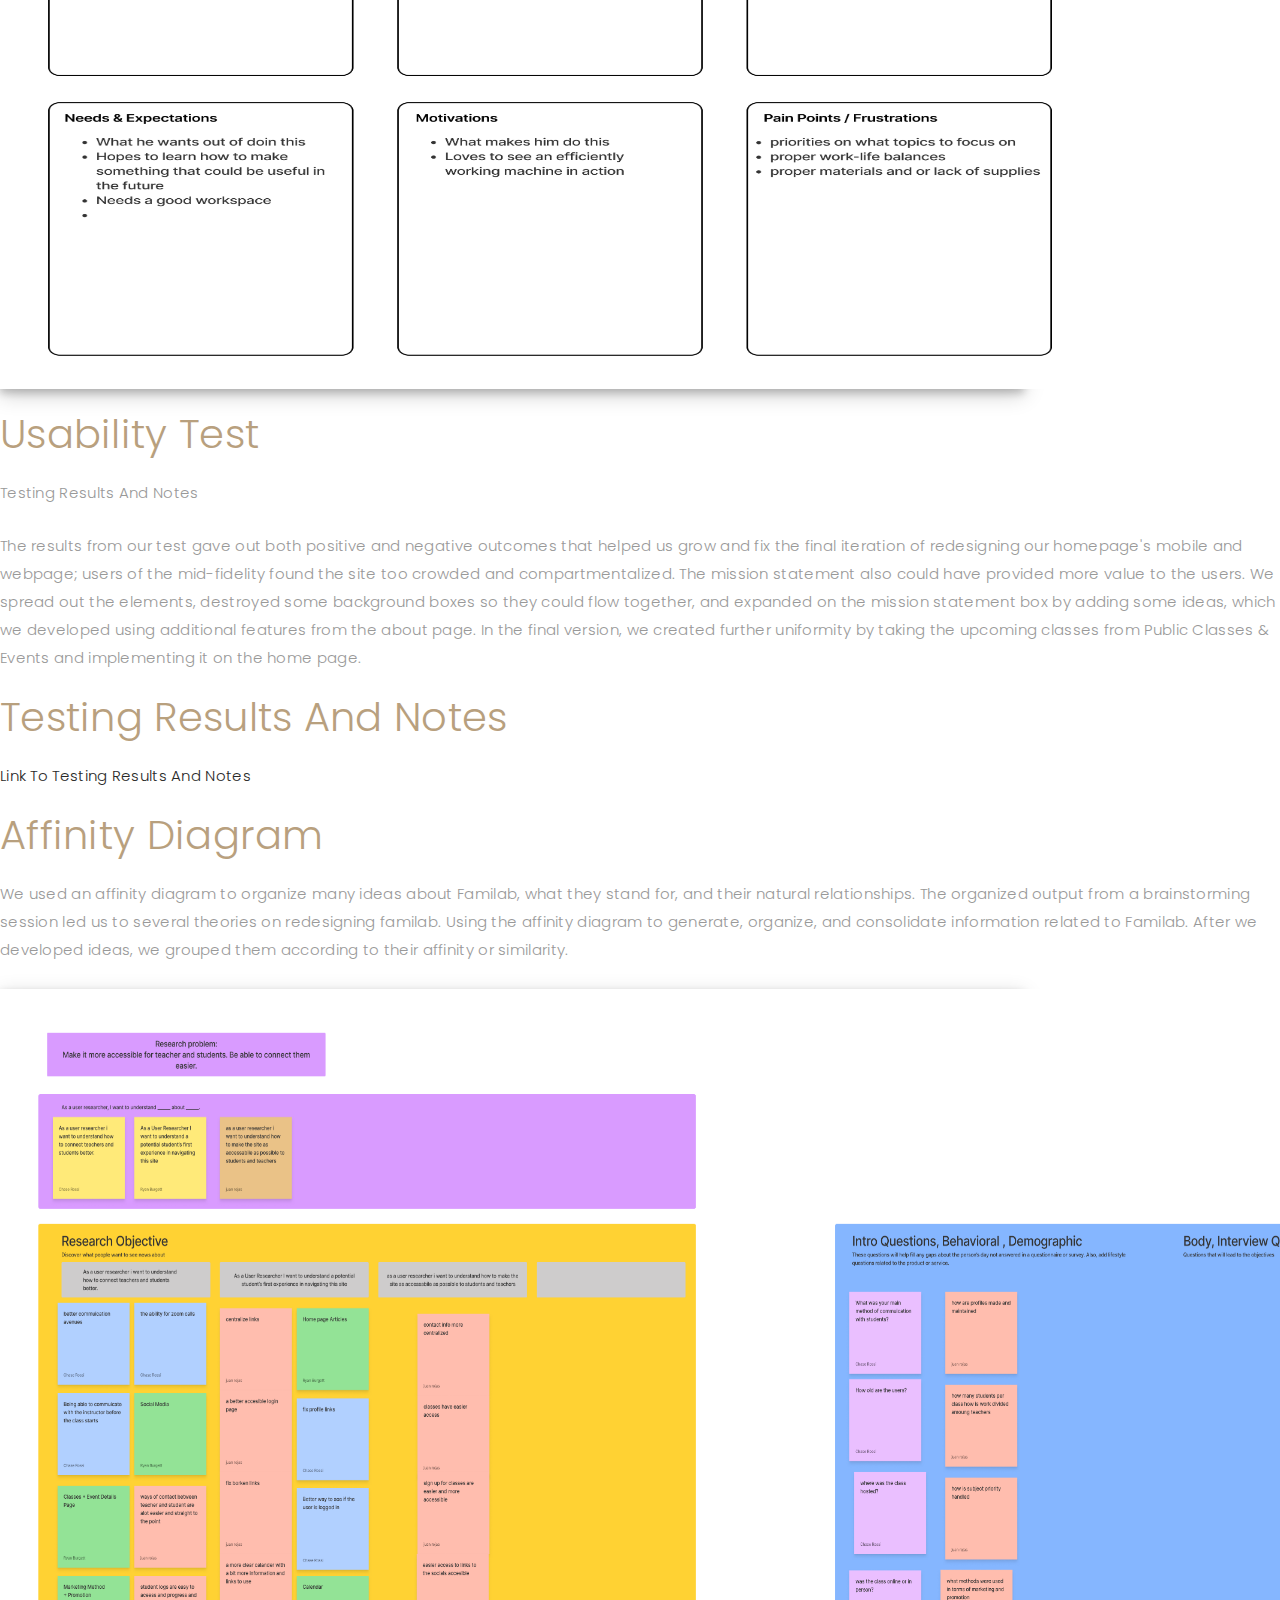
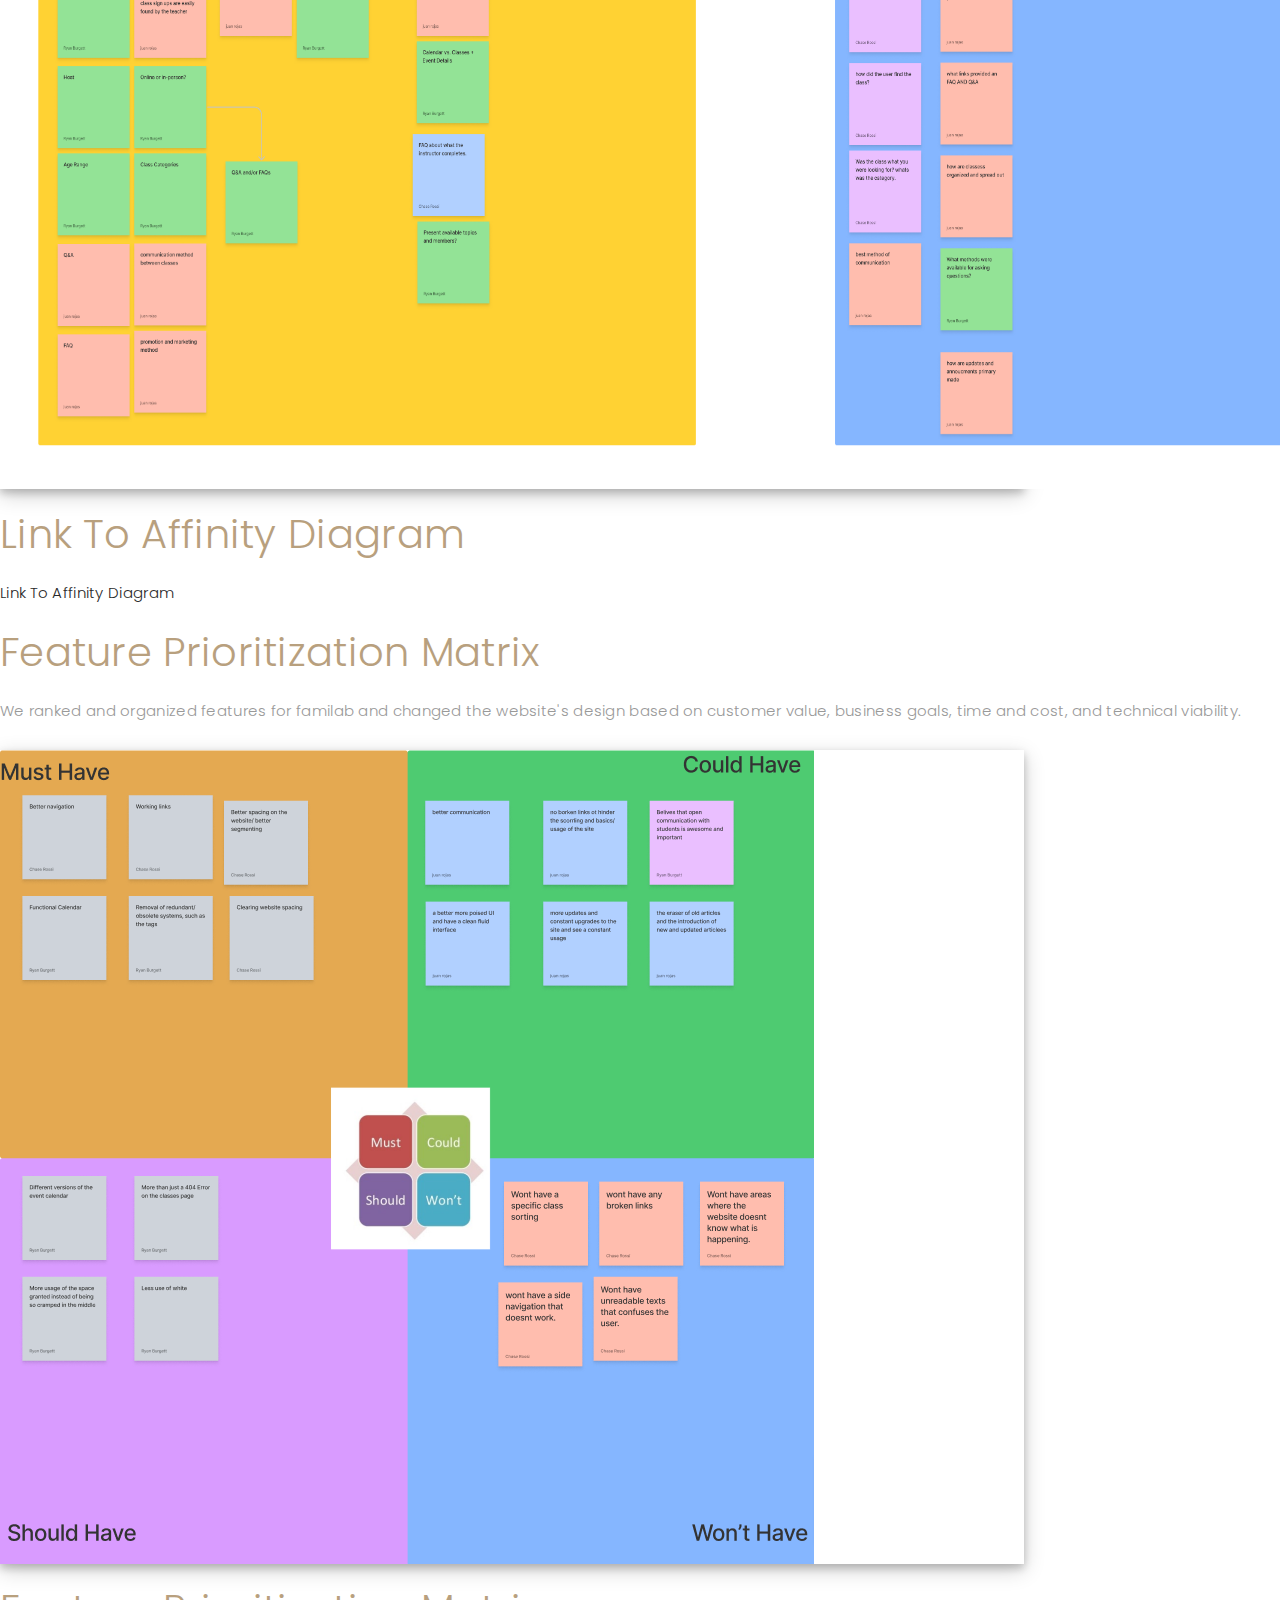
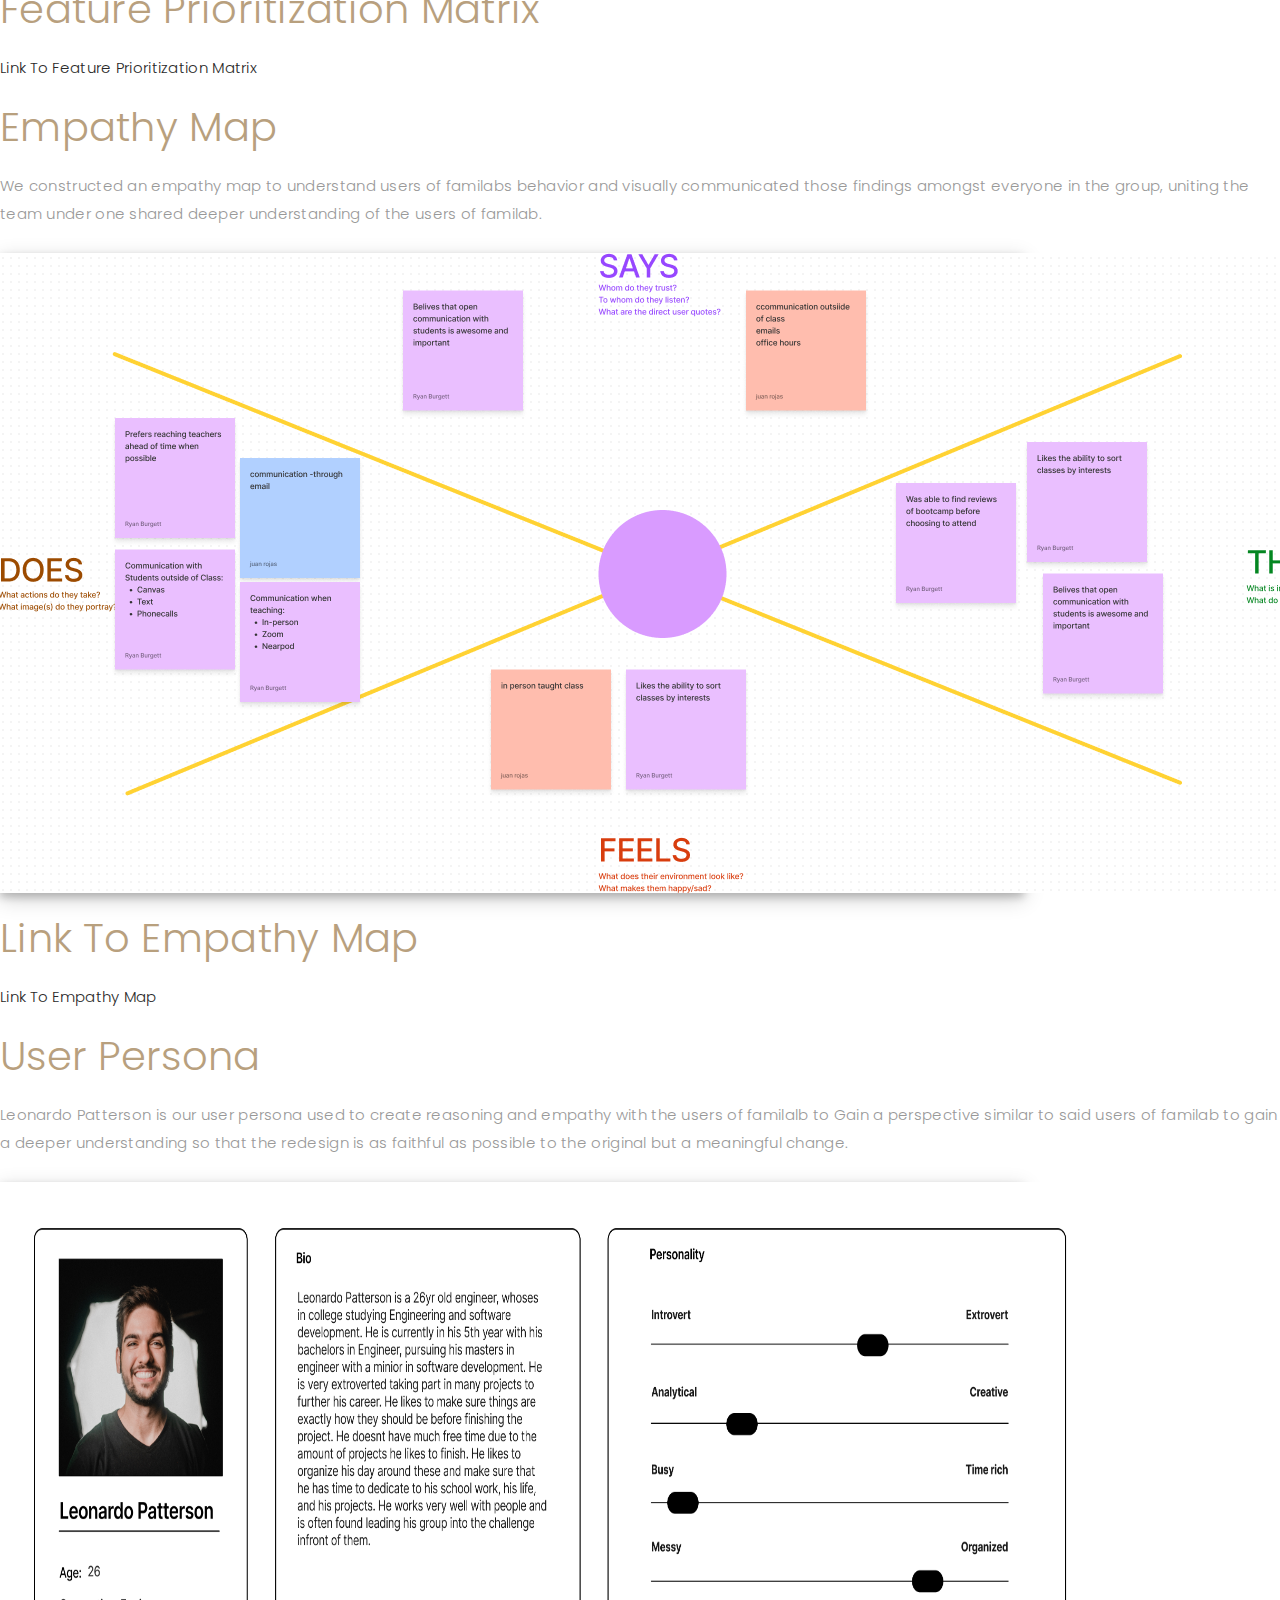
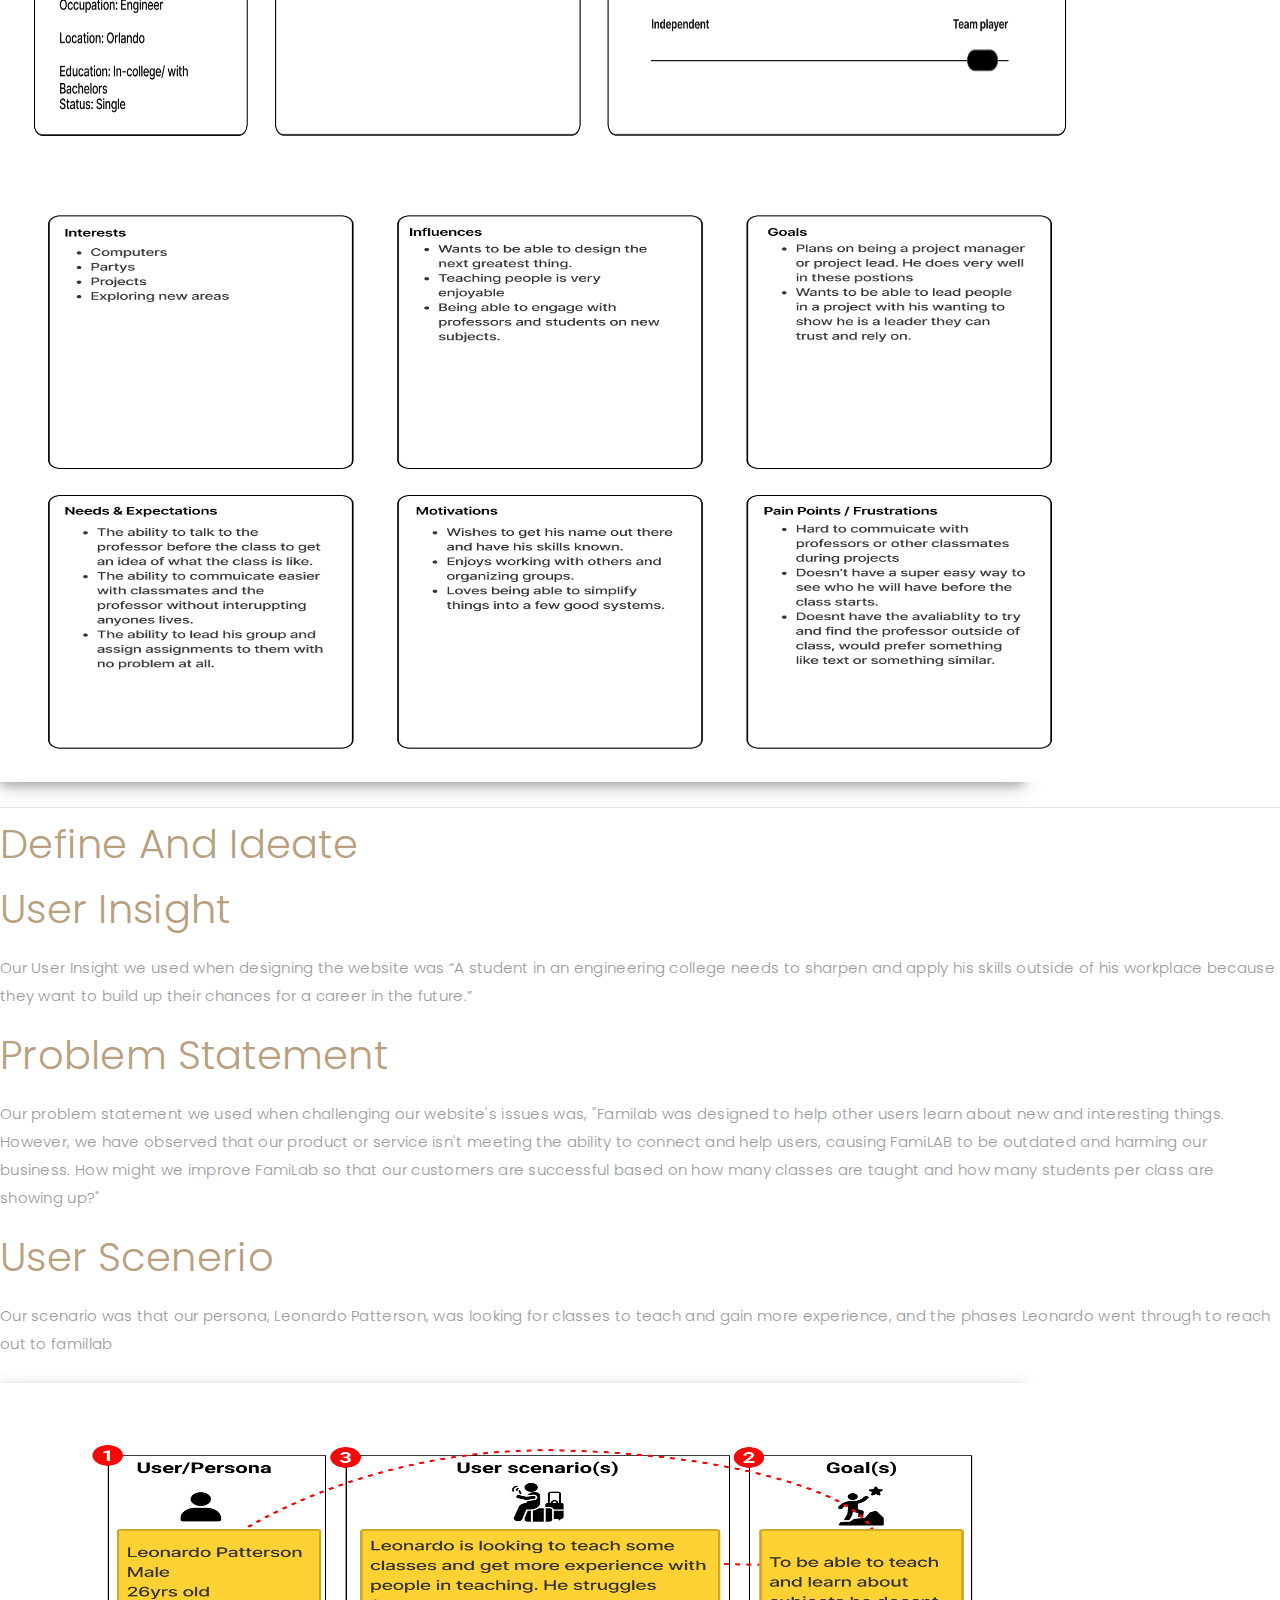
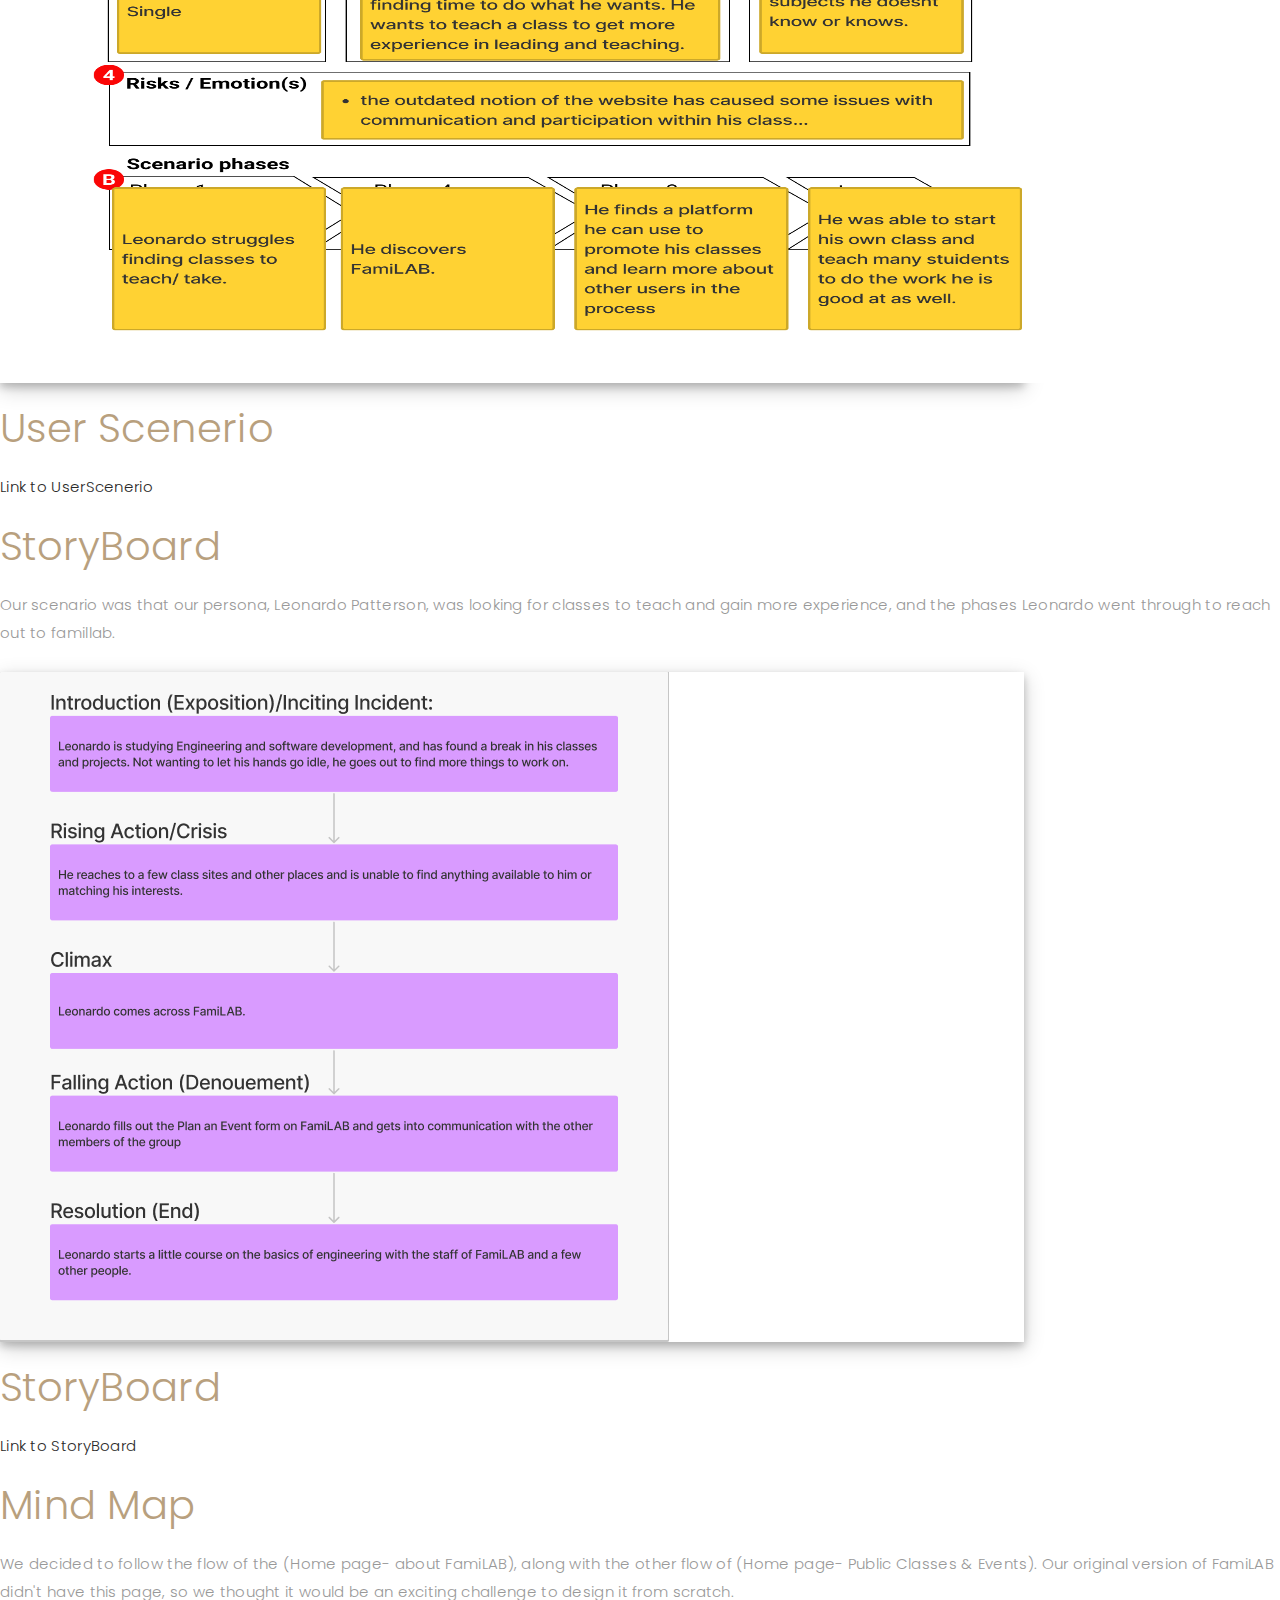
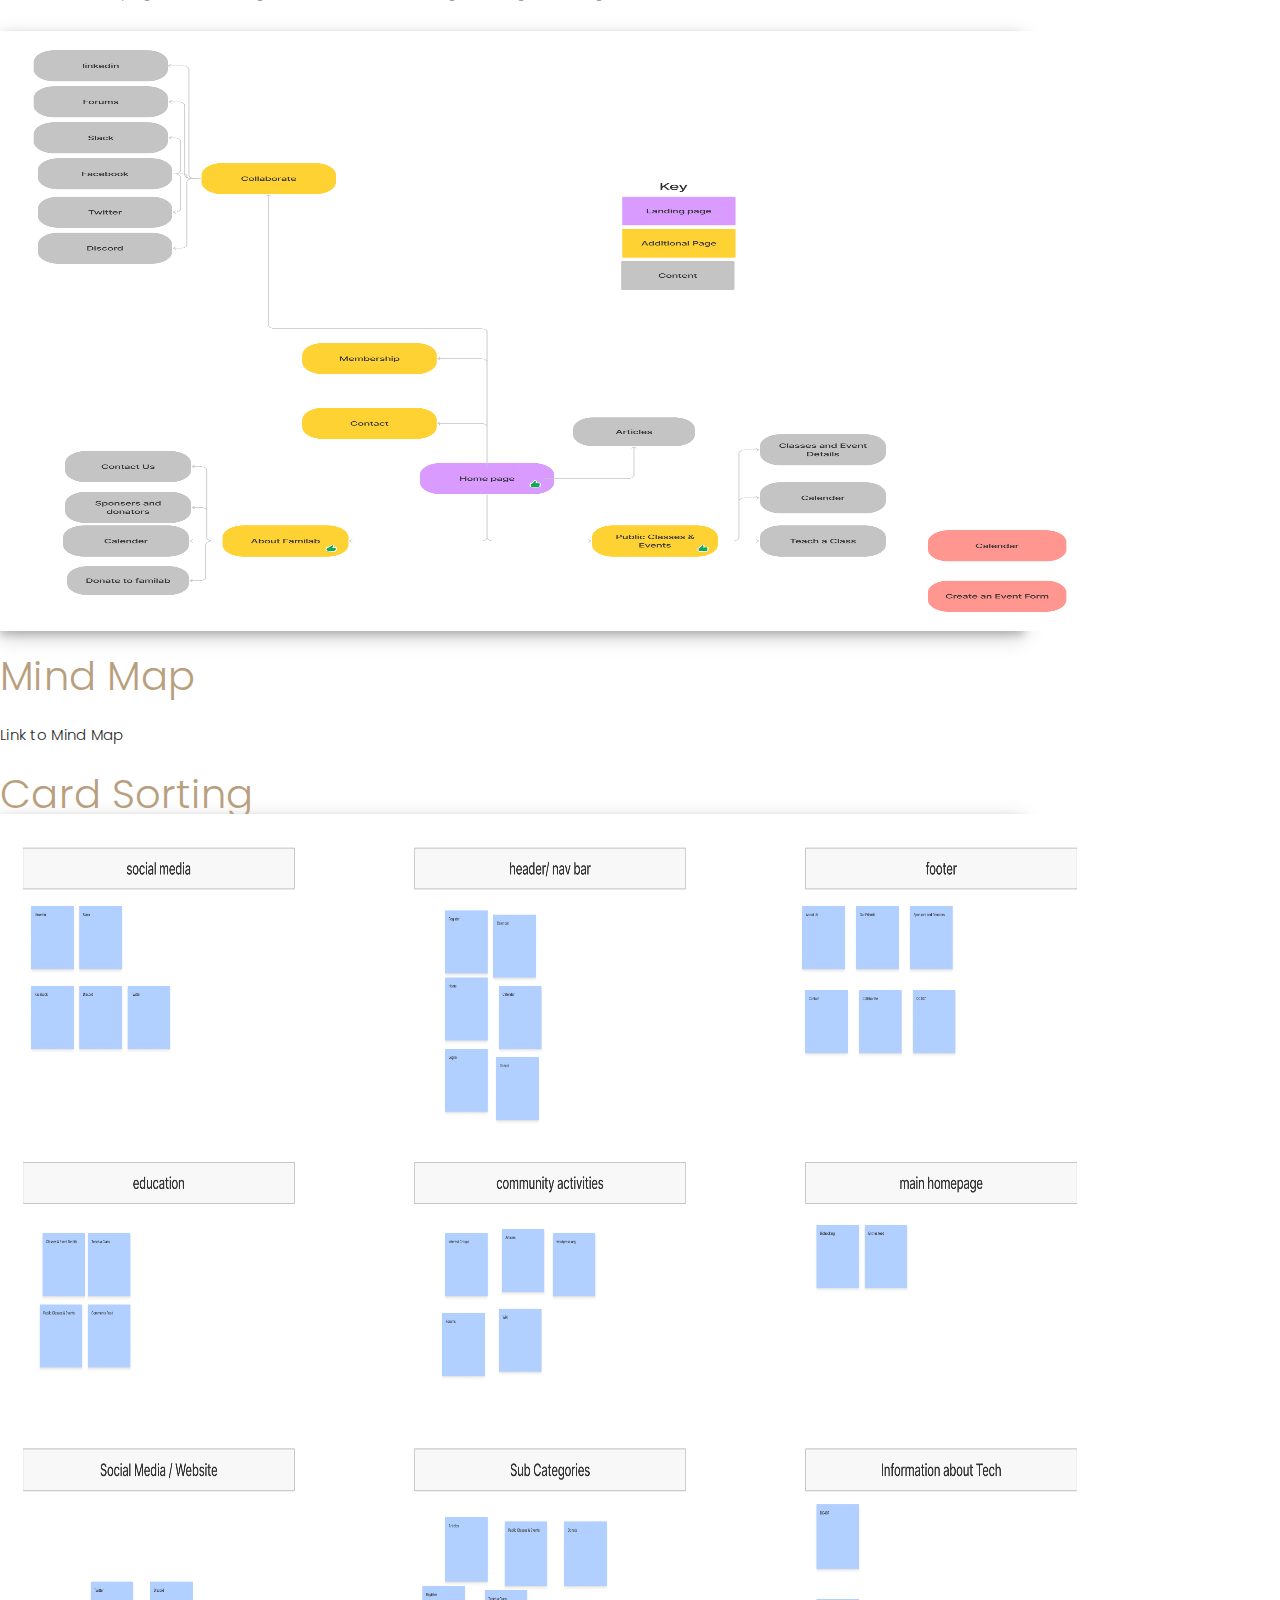
<file: portfolio-details4.html>
<!DOCTYPE html>
<html lang="en">

<head>
  <meta charset="utf-8">
  <meta content="width=device-width, initial-scale=1.0" name="viewport">

  <title>ROJAS PORTFOLIO</title>
  <meta content="" name="description">
  <meta content="" name="keywords">

  <!-- Favicons -->
  <link href="assets/img/favicon.png" rel="icon">
  <link href="assets/img/apple-touch-icon.png" rel="apple-touch-icon">

  <!-- Google Fonts -->
  <link href="https://fonts.googleapis.com/css?family=Poppins:300,300i,400,400i,500,500i,600,600i,700,700i|Playfair+Display:400,400i,500,500i,600,600i,700,700i,900,900i" rel="stylesheet">

  <!-- Vendor CSS Files -->
  <link href="assets/vendor/bootstrap/css/bootstrap.min.css" rel="stylesheet">
  <link href="assets/vendor/bootstrap-icons/bootstrap-icons.css" rel="stylesheet">
  <link href="assets/vendor/boxicons/css/boxicons.min.css" rel="stylesheet">
  <link href="assets/vendor/glightbox/css/glightbox.min.css" rel="stylesheet">
  <link href="assets/vendor/swiper/swiper-bundle.min.css" rel="stylesheet">

  <!-- Template Main CSS File -->
  <link href="assets/css/style.css" rel="stylesheet">

</head>

<body>

  <!-- ======= Header ======= -->
  <header id="header" class="fixed-top header-inner-pages">
    <div class="container d-flex align-items-center justify-content-between">

      <a href="index.html" class="logo"><img src="assets/img/logo (2).png" alt="" class="img-fluid"></a>
     

      <nav id="navbar" class="navbar">
        <ul>
          <li><a class="nav-link scrollto " href="#hero">Home</a></li>
          <li><a class="nav-link scrollto" href="#about">About</a></li>
          <li><a class="nav-link active  scrollto" href="#portfolio">Portfolio</a></li>
          <li><a class="nav-link scrollto" href="#contact">Contact</a></li>
        </ul>
        <i class="bi bi-list mobile-nav-toggle"></i>
      </nav><!-- .navbar -->

    </div>
  </header><!-- End Header -->

  <main id="main">

    <!-- ======= Breadcrumbs Section ======= -->
    <section class="breadcrumbs">
      <div class="container">

        <div class="d-flex justify-content-between align-items-center">
          <h2>Portfolio Details</h2>
          <ol>
            <li><a href="index.html">Home</a></li>
            <li><a href="portfolio.html">Portfolio</a></li>
            <li>Portfolio Details</li>
          </ol>
        </div>

      </div>
    </section><!-- Breadcrumbs Section -->

    <!-- ======= Portfolio Details Section ======= -->
    <section id="portfolio-details" class="portfolio-details">
      <div class="container">

        <div class="row gy-4">

          <div class="col-lg-8">
            <div class="portfolio-details-slider swiper">
              <div class="swiper-wrapper align-items-center">

                <div class="swiper-slide">
                  <img src="assets/img/Home page.png" alt="">
                </div>

                <div class="swiper-slide">
                  <img src="assets/img/Public classes and events.png" height="2800"  alt="">
                </div>

                <div class="swiper-slide">
                  <img src="assets/img/About page.png"  height="2800"  alt="">
                </div>

              </div>
              <div class="swiper-pagination"></div>
            </div>
          </div>

          <div class="col-lg-4">
            <div class="portfolio-info">
              <h3>Project information</h3>
              <ul>
                <li><strong>Category</strong>: Wireframe/Graphic Design</li>
                <li><strong>Client</strong>: Familab</li>
                <li><strong>Project date</strong>: MAR, 2022</li>
              </ul>
            </div>
            <div class="portfolio-description">
              <h2>> familab non-profit website redesign.</h2>
              <p>
                a redesign of the familab tech/engineering online school nonprofit.
              </p>
            </div>
          </div>

        </div>

      </div>
    </section><!-- End Portfolio Details Section -->

    <div class="gutters">
 
      <div class="a">
        <h7>Case Study</h7>
        <div class="secondheader"> 
    </div>

    <div class="b">
    <img src="assets/img/fami_lab.png" width="460" height="345" alt="">
    </div>

    <hr class="new2">

  </div>
</header>
<article>
  <figure class="aside">
    <div class="module">
      <header>
        <h9>Activities</h9>
      </header>
      <ul>
        <li>User Interviews/Research/User persona</li>
        <li>Proto/Personas</li>
        <li>Affinity Diagram/Empathy Map</li>
        <li>User Insight/Statement/Ideation/Feature Prioritization Matrix</li>
        <li>Value Proposition/StoryBoard/Journey Map</li>
        <li>Competitor Analysis/User Flow/sketches</li>
        <li>Wireframes</li>
      </ul>
    </div>
  </figure>
  <h9>Project</h9>
  <p>Non Profit Redesign
  </p>
  <dl>
    
   <h9>Roles</h9>
    <p>User Research/WireFrame Designer</pp>
  </dl>
  <h9>Time</h9>
      <p>5 Week Project</p>
      <h9>Link</h9>
      <p><a href="https://www.figma.com/file/l8NnsWg6gckPwAc6b62wfs/Wireframing?node-id=103%3A593&t=JYNN8Hgxt92lTFuj-0">Link To Familab</a></p>  
     
      <figure class="aside1">
        <div class="two">
          <header>
            <h9>Tools Used:</h9>
          </header>
      <ul>
        <li>
        Figma
        </li>
        <li>
        Slack
        </li>
        <li>
        Trello
        </li>
        <li>
        invision
        </li>
        <li>
        Adobe Color
        </li>
        <li>
        Invision
        </li>
        <li>
        Microsoft Word
         </li>
        <li>
        Google Drive/Docs
        </li>
        <li>
        Zoom
        </li>
        </ul>
        </div>
      </figure>

  <div class="pictures">
  <figure class="full">
    <img src="assets/img/Group 34 (1).png"/ width="1100" height="600" >
    
    <h9>Familab</h9>
    
  </figure>
  </div>

  <hr class="new2">

    <h9>User Research</h9>
  <figure class="aside1">
    <div class="two">
    </div>
  </figure>

  <h9>Proto-Persona</h9>

  <div class="pictures">
    <figure class="full">
      <img src="assets/img/UX Research (1).png"/ width="1100" height="600" >
      <img src="assets/img/UX Research (2).png"/ width="1100" height="600"  >
    </div>
    </figure>

<h9>Usability Test
</h9>
 
<p> Testing Results And Notes
</p>
<P> The results from our test gave out both positive and negative outcomes that helped us grow and fix the final iteration of redesigning our homepage's mobile and webpage; users of the mid-fidelity found the site too crowded and compartmentalized. The mission statement also could have provided more value to the users. We spread out the elements, destroyed some background boxes so they could flow together, and expanded on the mission statement box by adding some ideas, which we developed using additional features from the about page. In the final version, we created further uniformity by taking the upcoming classes from Public Classes & Events and implementing it on the home page.
</P>

<h9>Testing Results And Notes</h9>
<p><a href="https://docs.google.com/spreadsheets/d/1ENyBcEA4OTjosy0aDG-eeRQn0X845cC5/edit#gid=605222760
  ">Link To Testing Results And Notes</a></p>  

  <h9>Affinity Diagram</h9>
  <p> We used an affinity diagram to organize many ideas about Familab, what they stand for, and their natural relationships. The organized output from a brainstorming session led us to several theories on redesigning familab. Using the affinity diagram to generate, organize, and consolidate information related to Familab. After we developed ideas, we grouped them according to their affinity or similarity.</p>
  <div class="pictures">
    <figure class="full">
      <img src="assets/img/affin.png"/ width="1500" height="1100" >
    </div>
     
  </div>
</div>
 
<h9>Link To Affinity Diagram</h9>
<p><a href="https://www.figma.com/file/bttS5fYyIYLXR7f8SpJynp/UX-Research?node-id=183%3A706&t=hbqMeZ1Nc2BrGnGs-0">Link To Affinity Diagram</a></p>  

  
  </figure>
  </div>
  <h2> </h2>
  <div class="under">
    <figure class="aside">
    <div class="two">
  </figure>

  <h9>Feature Prioritization Matrix</h9>
<p> We ranked and organized features for familab and changed the website's design based on customer value, business goals, time and cost, and technical viability.</p>
<div class="pictures">
  <figure class="full">
    <img src="assets/img/AFF.png"/>
  </div>

  <h9>Feature Prioritization Matrix</h9>
<p><a href="https://www.figma.com/file/bttS5fYyIYLXR7f8SpJynp/UX-Research?node-id=0%3A1&t=XaK17rH3UEb5z5co-0">Link To Feature Prioritization Matrix</a></p>  

  
  <h9>Empathy Map</h9>
  <p> We constructed an empathy map to understand users of familabs behavior and visually communicated those findings amongst everyone in the group, uniting the team under one shared deeper understanding of the users of familab.</p>
  <div class="pictures">
    <figure class="full">
      <img src="assets/img/em.png"/>
    </div>
      </div>

      <h9>Link To Empathy Map</h9>
<p><a href="https://www.figma.com/file/bttS5fYyIYLXR7f8SpJynp/UX-Research?node-id=0%3A1&t=XaK17rH3UEb5z5co-0">Link To Empathy Map</a></p>  

<h9>User Persona</h9>
<p> Leonardo Patterson is our user persona used to create reasoning and empathy with the users of familalb to Gain a perspective similar to said users of familab to gain a deeper understanding so that the redesign is as faithful as possible to the original but a meaningful change.</p>
<div class="pictures">
  <figure class="full">
    <img src="assets/img/leonardo.png"/ width="1100" height="600" >
    <img src="assets/img/leonardo 2.png"/ width="1100" height="600" >
  </div>

  <hr class="new2">

  <h9>Define And Ideate</h9>
  <div class="pictures">
    <figure class="full">
    </div>
      </div>

  <h9>User Insight</h9>
  <p> Our User Insight we used when designing the website was “A student in an engineering college needs to sharpen and apply his skills outside of his workplace because they want to build up their chances for a career in the future.” </p>
  <div class="pictures">
    <figure class="full">
    </div>
      </div>

      <h9>Problem Statement</h9>
  <p>Our problem statement we used when challenging our website's issues was, "Familab was designed to help other users learn about new and interesting things. However, we have observed that our product or service isn't meeting the ability to connect and help users, causing FamiLAB to be outdated and harming our business. How might we improve FamiLab so that our customers are successful based on how many classes are taught and how many students per class are showing up?" 
  </p>
  <div class="pictures">
    <figure class="full">
    </div>
      </div>

<h9>User Scenerio</h9>
<p> Our scenario was that our persona, Leonardo Patterson, was looking for classes to teach and gain more experience, and the phases Leonardo went through to reach out to famillab</p>
<div class="pictures">
  <figure class="full">
    <img src="assets/img/ur.png"/ width="1100" height="600" >
  </div>

  <h9>User Scenerio</h9>
<p><a href="https://www.figma.com/file/bttS5fYyIYLXR7f8SpJynp/UX-Research?node-id=0%3A1&t=XaK17rH3UEb5z5co-0"> Link to UserScenerio</a></p>

<h9>StoryBoard</h9>
<p> Our scenario was that our persona, Leonardo Patterson, was looking for classes to teach and gain more experience, and the phases Leonardo went through to reach out to famillab.</p>
<div class="pictures">
  <figure class="full">
    <img src="assets/img/storyy.png"/>
  </div>

  <h9>StoryBoard</h9>
<p><a href="https://www.figma.com/file/bttS5fYyIYLXR7f8SpJynp/UX-Research?node-id=0%3A1&t=XaK17rH3UEb5z5co-0"> Link to StoryBoard</a></p>  

<h9>Mind Map</h9>
<p> We decided to follow the flow of the (Home page- about FamiLAB), along with the other flow of (Home page- Public Classes & Events). Our original version of FamiLAB didn't have this page, so we thought it would be an exciting challenge to design it from scratch.
</p>
<div class="pictures">
  <figure class="full">
    <img src="assets/img/mindd.png"/ width="1100" height="600" >
  </div>

  <h9>Mind Map</h9>
<p><a href="https://www.figma.com/file/aPUM7QQR2vYQZZSD4XOy37/Mind-map?node-id=0%3A1&t=X0PG4wo7bRD1wbY4-0"> Link to Mind Map</a></p>  


<h9>Card Sorting</h9>
  
  <div class="pictures">
    <figure class="full">
      <img src="assets/img/Card1 (3).png"/ width="1100" height="600" >
      <img src="assets/img/card3.png"/ width="1100" height="600">
      <img src="assets/img/card4.png"/ width="1100" height="600" >
    </div>

  
<hr class="new2">

<h9>Prototype</h9>
  <div class="pictures">
    <figure class="full">
    </div>
      </div>

    <h9>Competitor Analysis</h9>
<p>We made a competitor analysis to understand the competition in the teaching field and used the competition to identify opportunities for familab and find an edge. </p>
<div class="pictures">
  <figure class="full">
  </div>

  <h9>Competitor Analysis</h9>
<p><a href="https://docs.google.com/spreadsheets/d/1Qmpx_gnwEll7V2dyTuxmzbe9EUWiZ3th/edit#gid=1200966956
  "> Link to Competitor Analysis</a></p> 
  
  <h9>Heuristic Evaluation</h9>
  <p> We used a heuristic Evaluation to scan and rate the problems or features of the original site.
  </p>
  <div class="pictures">
    <figure class="full">
    </div>

    <h9>Heuristic Evaluation</h9>
<p><a href="https://docs.google.com/spreadsheets/d/1-ii_9NeNdgtoMde2TJqfPzuO4UzTH-C9/edit#gid=1542269182">Link To Heuristic Evaluation</a></p>  

<h9>Syle Guide</h9>
<p> </p>
<div class="pictures">
  <figure class="full">
    <img src="assets/img/STYLE.png"/ width="1100" height="600" >
  </div>

  <h9>Style Guide</h9>
<p><a href="https://www.figma.com/file/l8NnsWg6gckPwAc6b62wfs/Wireframing?node-id=162%3A270&t=fQkbvmPu9J3Rh9QV-0"> Link To Style Guide</a></p>  


    <h9>Low Fidelity Prototyping</h9>
  <div class="pictures">
    <figure class="full">
      <img src="assets/img/loww.png"/>
    </div>

    <h9>Low Fidelity Prototyping</h9>
    <p><a href="https://www.figma.com/file/l8NnsWg6gckPwAc6b62wfs/Wireframing?node-id=814%3A373&t=rtf20F3AVmFnlorA-0"> Low Fidelity Prototyping</a></p>  
    
    <h9>Mid Fidelity Prototyping</h9>
  <div class="pictures">
    <figure class="full">
      <img src="assets/img/midd.png"/>
    </div>

    <h9>Mid Fidelity Prototyping</h9>
    <p><a href="https://www.figma.com/file/l8NnsWg6gckPwAc6b62wfs/Wireframing?node-id=2%3A2&t=rtf20F3AVmFnlorA-0"> Mid Fidelity Prototyping</a></p>  
    
    <h9>High Desktop Fidelity Prototyping</h9>
    <div class="pictures">
      <figure class="full">
        <img src="assets/img/hii.png"/>
      </div>
  
      <h9>High Desktop Fidelity Prototyping</h9>
      <p><a href="https://www.figma.com/file/l8NnsWg6gckPwAc6b62wfs/Wireframing?node-id=103%3A593&t=rtf20F3AVmFnlorA-0"> High Fidelity Prototyping</a></p>  
      
      <h9>High Mobile Fidelity Prototyping</h9>
      <div class="pictures">
        <figure class="full">
          <img src="assets/img/mobhi.png"/>
        <img src="assets/img/mobhi2.png"/>
        </div>
    
        <h9>High Mobile Fidelity Prototyping</h9>
        <p><a href="https://www.figma.com/file/l8NnsWg6gckPwAc6b62wfs/Wireframing?node-id=137%3A233&t=rtf20F3AVmFnlorA-0"> High Fidelity Prototyping</a></p>  
        

  <hr class="new2">

        <h9>Final Thoughts/Conclusion</h9>
      <p>Other groups had done their NPO site redesigns to present a comprehensive set of opportunities for iteration should this project continue. A reorganization of the home page, another editing pass on the text style and writing, and the implementation of an interactive calendar would take precedence. Following that, we could make it, so the form implied by the button in Teach a Class is implemented inside the site, opening up the moment a large orange button is pressed. The box for Sponsors and Donors would also experience a redesign to make the labels much easier to find and read.
        Our group is proud of what we've done to improve upon FamiLAB's old design, but we know we also have a long way to go. We succeeded in cleaning up some elements that were broken or no longer needed, but there's much more to accomplish. With the time we had to deal with sudden emergencies across the team, this could have been much worse.
        The skills we picked will help with possible continuation and future projects. Our auto layout knowledge has expanded further. We know more about using negative space to our advantage. We've also discovered a few intricacies about Figma that lead to issues brought about by our need for more understanding.
        That said, we must account for everything we learned in this process. Unfortunately, we were too harsh on the original site in our presentation, to the point of being called rude. I hope we never make that mistake again.
      
      </p>
      <div class="pictures">
        <figure class="full">
        </div>

  </figure>
  
  </div>
</div>
</article>
</main>

  </main><!-- End #main -->

  <!-- ======= Footer ======= -->
  <div id="footer" class="text-center">
    <div class="container">
      <div class="socials-media text-center">

        <ul class="list-unstyled">
          <li><a href="#"><i class="bi bi-medium"></i></a></li>
          <li><a href="#"><i class="bi bi-dribbble"></i></a></li>
          <li><a href="#"><i class="bi bi-twitter"></i></a></li>
          <li><a href="#"><i class="bi bi-instagram"></i></a></li>
          <li><a href="#"><i class="bi bi-linkedin"></i></a></li>
        </ul>

      </div>

      <p>&copy; Copyright Juan Rojas. All rights reserved.</p>

      <div class="credits">

    </div>
  </div><!-- End Footer -->

  <a href="#" class="back-to-top d-flex align-items-center justify-content-center"><i class="bi bi-arrow-up-short"></i></a>

  <!-- Vendor JS Files -->
  <script src="assets/vendor/bootstrap/js/bootstrap.bundle.min.js"></script>
  <script src="assets/vendor/glightbox/js/glightbox.min.js"></script>
  <script src="assets/vendor/isotope-layout/isotope.pkgd.min.js"></script>
  <script src="assets/vendor/swiper/swiper-bundle.min.js"></script>
  <script src="assets/vendor/typed.js/typed.min.js"></script>
  <script src="assets/vendor/php-email-form/validate.js"></script>

  <!-- Template Main JS File -->
  <script src="assets/js/main.js"></script>

</body>

</html>
</file>
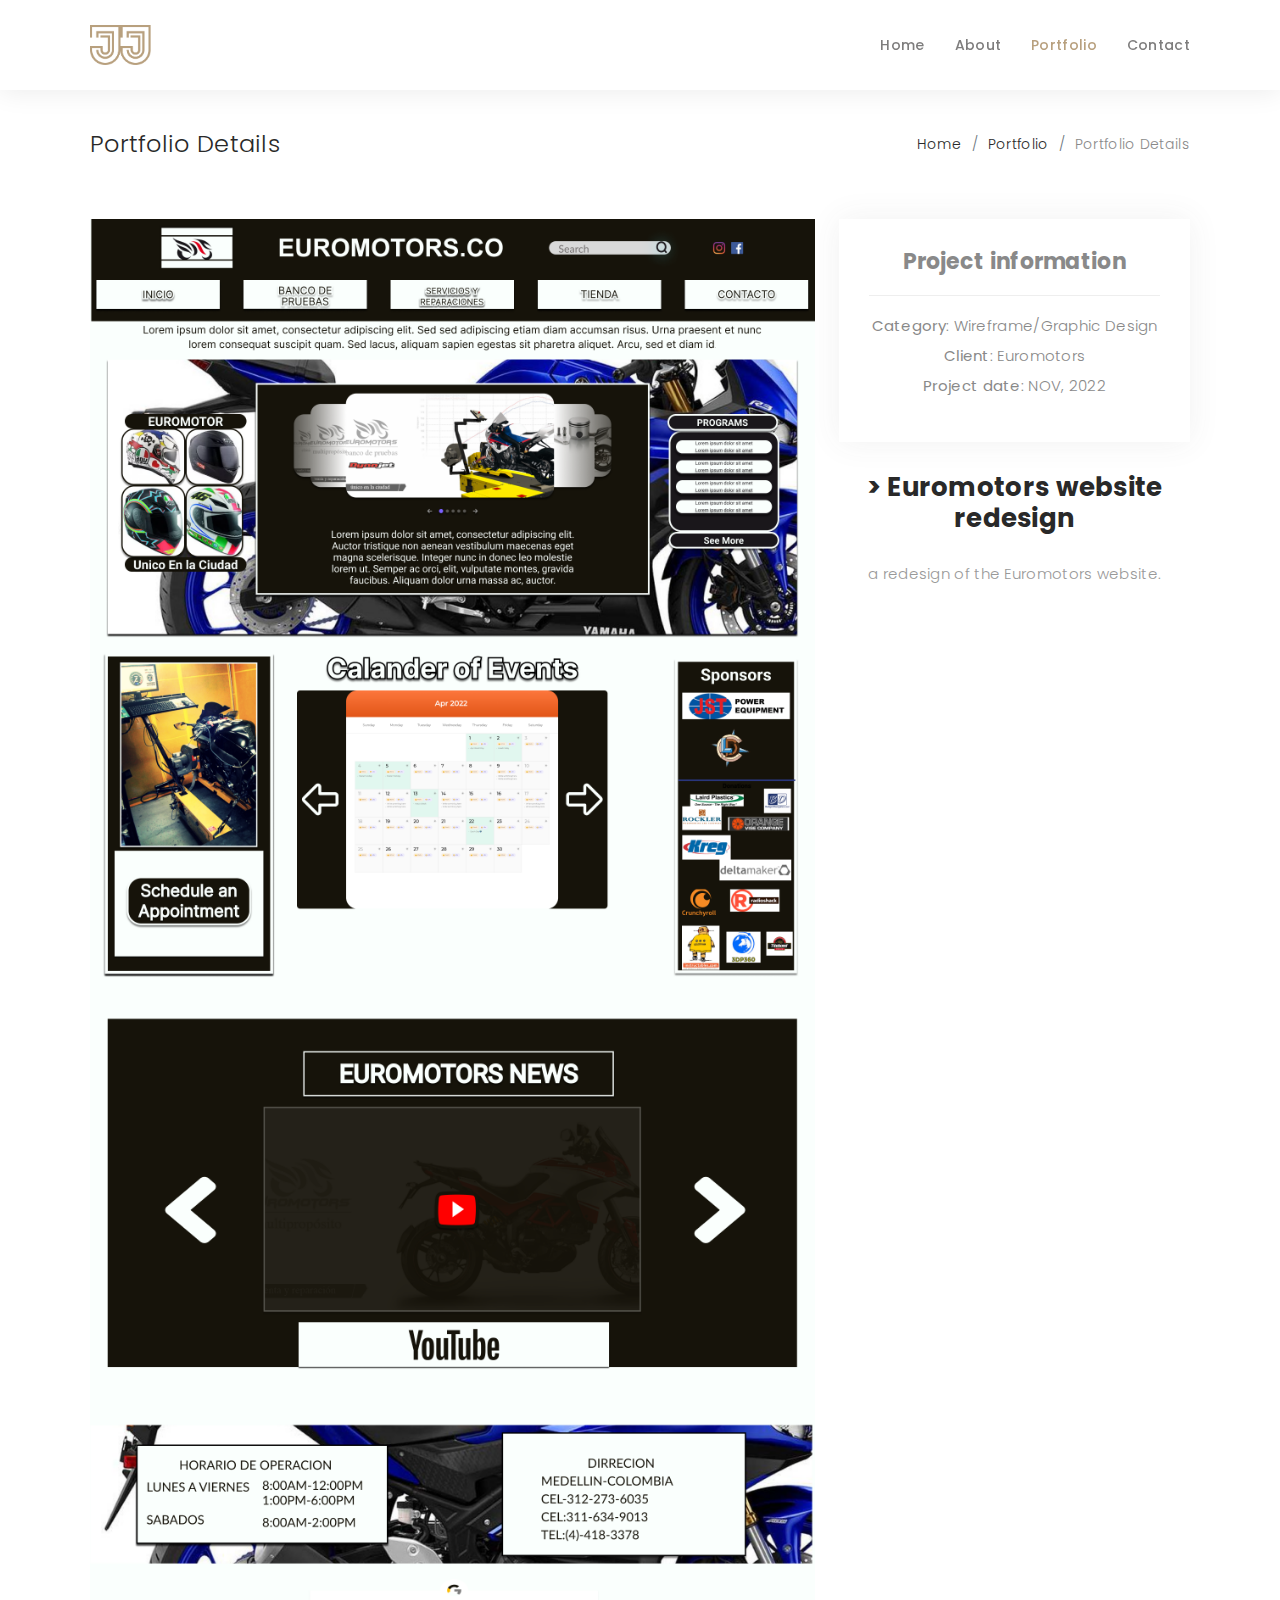
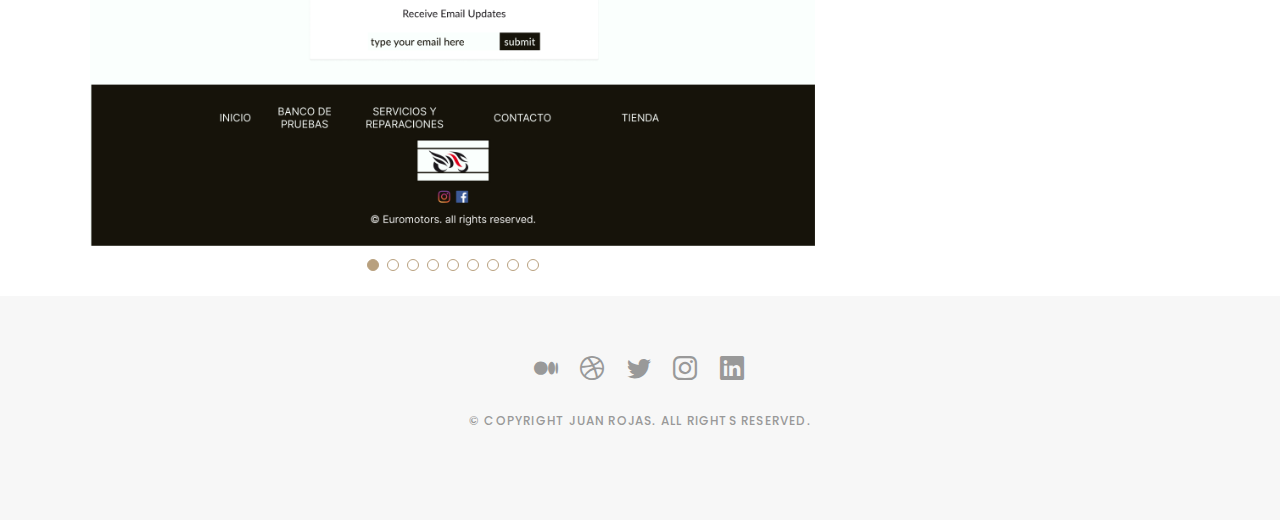
<file: portfolio-details5.html>
<!DOCTYPE html>
<html lang="en">

<head>
  <meta charset="utf-8">
  <meta content="width=device-width, initial-scale=1.0" name="viewport">

  <title>ROJAS PORTFOLIO</title>
  <meta content="" name="description">
  <meta content="" name="keywords">

  <!-- Favicons -->
  <link href="assets/img/favicon.png" rel="icon">
  <link href="assets/img/apple-touch-icon.png" rel="apple-touch-icon">

  <!-- Google Fonts -->
  <link href="https://fonts.googleapis.com/css?family=Poppins:300,300i,400,400i,500,500i,600,600i,700,700i|Playfair+Display:400,400i,500,500i,600,600i,700,700i,900,900i" rel="stylesheet">

  <!-- Vendor CSS Files -->
  <link href="assets/vendor/bootstrap/css/bootstrap.min.css" rel="stylesheet">
  <link href="assets/vendor/bootstrap-icons/bootstrap-icons.css" rel="stylesheet">
  <link href="assets/vendor/boxicons/css/boxicons.min.css" rel="stylesheet">
  <link href="assets/vendor/glightbox/css/glightbox.min.css" rel="stylesheet">
  <link href="assets/vendor/swiper/swiper-bundle.min.css" rel="stylesheet">

  <!-- Template Main CSS File -->
  <link href="assets/css/style.css" rel="stylesheet">

</head>

<body>

  <!-- ======= Header ======= -->
  <header id="header" class="fixed-top header-inner-pages">
    <div class="container d-flex align-items-center justify-content-between">

      <a href="index.html" class="logo"><img src="assets/img/logo (2).png" alt="" class="img-fluid"></a>
      

      <nav id="navbar" class="navbar">
        <ul>
          <li><a class="nav-link scrollto " href="#hero">Home</a></li>
          <li><a class="nav-link scrollto" href="#about">About</a></li>
          <li><a class="nav-link active  scrollto" href="#portfolio">Portfolio</a></li>
          <li><a class="nav-link scrollto" href="#contact">Contact</a></li>
        </ul>
        <i class="bi bi-list mobile-nav-toggle"></i>
      </nav><!-- .navbar -->

    </div>
  </header><!-- End Header -->

  <main id="main">

    <!-- ======= Breadcrumbs Section ======= -->
    <section class="breadcrumbs">
      <div class="container">

        <div class="d-flex justify-content-between align-items-center">
          <h2>Portfolio Details</h2>
          <ol>
            <li><a href="index.html">Home</a></li>
            <li><a href="portfolio.html">Portfolio</a></li>
            <li>Portfolio Details</li>
          </ol>
        </div>

      </div>
    </section><!-- Breadcrumbs Section -->

    <!-- ======= Portfolio Details Section ======= -->
    <section id="portfolio-details" class="portfolio-details">
      <div class="container">

        <div class="row gy-4">

          <div class="col-lg-8">
            <div class="portfolio-details-slider swiper">
              <div class="swiper-wrapper align-items-center">

                <div class="swiper-slide">
                  <img src="assets/img/euromotors1.png" alt="">
                </div>

                <div class="swiper-slide">
                  <img src="assets/img/Frame 41.png" alt="">
                </div>

                <div class="swiper-slide">
                  <img src="assets/img/Frame 42.png" alt="">
                </div>

                <div class="swiper-slide">
                  <img src="assets/img/Frame 43.png" alt="">
                </div>

                <div class="swiper-slide">
                  <img src="assets/img/Frame 44.png" alt="">
                </div>

                <div class="swiper-slide">
                  <img src="assets/img/Frame 45.png" alt="">
                </div>

                <div class="swiper-slide">
                  <img src="assets/img/Frame 46.png" alt="">
                </div>

                <div class="swiper-slide">
                  <img src="assets/img/Frame 47.png" alt="">
                </div>


                <div class="swiper-slide">
                  <img src="assets/img/Frame 55.png" alt="">
                </div>


              </div>
              <div class="swiper-pagination"></div>
            </div>
          </div>

          <div class="col-lg-4">
            <div class="portfolio-info">
              <h3>Project information</h3>
              <ul>
                <li><strong>Category</strong>: Wireframe/Graphic Design</li>
                <li><strong>Client</strong>: Euromotors</li>
                <li><strong>Project date</strong>: NOV, 2022</li>
              </ul>
            </div>
            <div class="portfolio-description">
              <h2>> Euromotors website redesign</h2>
              <p>
                a redesign of the Euromotors website.
              </p>
            </div>
          </div>

        </div>

      </div>
    </section><!-- End Portfolio Details Section -->


  </main><!-- End #main -->

  <!-- ======= Footer ======= -->
  <div id="footer" class="text-center">
    <div class="container">
      <div class="socials-media text-center">

        <ul class="list-unstyled">
          <li><a href="#"><i class="bi bi-medium"></i></a></li>
          <li><a href="#"><i class="bi bi-dribbble"></i></a></li>
          <li><a href="#"><i class="bi bi-twitter"></i></a></li>
          <li><a href="#"><i class="bi bi-instagram"></i></a></li>
          <li><a href="#"><i class="bi bi-linkedin"></i></a></li>
        </ul>

      </div>

      <p>&copy; Copyright Juan Rojas. All rights reserved.</p>

      <div class="credits">

    </div>
  </div><!-- End Footer -->

  <a href="#" class="back-to-top d-flex align-items-center justify-content-center"><i class="bi bi-arrow-up-short"></i></a>

  <!-- Vendor JS Files -->
  <script src="assets/vendor/bootstrap/js/bootstrap.bundle.min.js"></script>
  <script src="assets/vendor/glightbox/js/glightbox.min.js"></script>
  <script src="assets/vendor/isotope-layout/isotope.pkgd.min.js"></script>
  <script src="assets/vendor/swiper/swiper-bundle.min.js"></script>
  <script src="assets/vendor/typed.js/typed.min.js"></script>
  <script src="assets/vendor/php-email-form/validate.js"></script>

  <!-- Template Main JS File -->
  <script src="assets/js/main.js"></script>

</body>

</html>
</file>
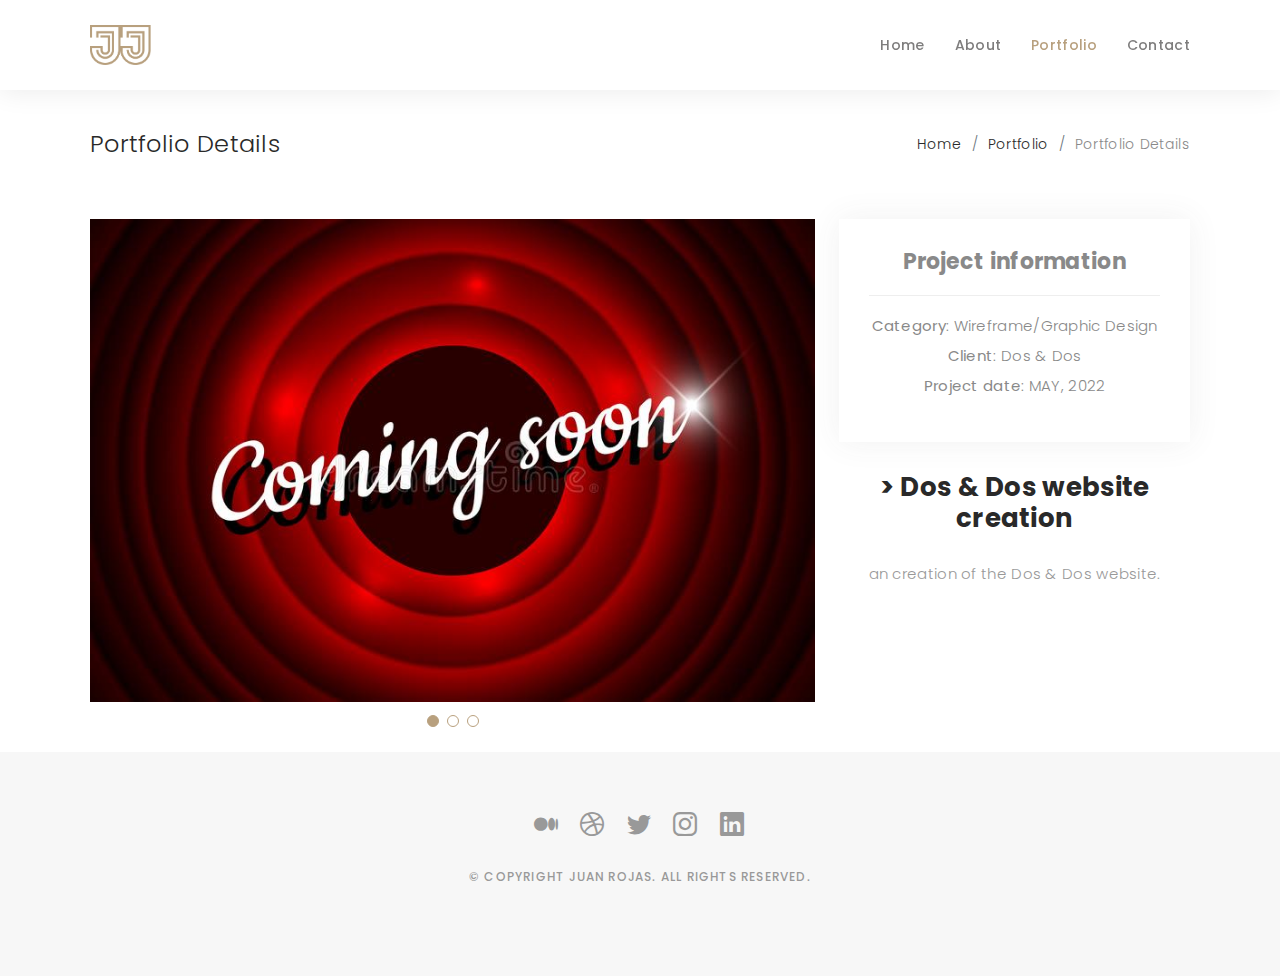
<file: portfolio-details6.html>
<!DOCTYPE html>
<html lang="en">

<head>
  <meta charset="utf-8">
  <meta content="width=device-width, initial-scale=1.0" name="viewport">

  <title>ROJAS PORTFOLIO</title>
  <meta content="" name="description">
  <meta content="" name="keywords">

  <!-- Favicons -->
  <link href="assets/img/favicon.png" rel="icon">
  <link href="assets/img/apple-touch-icon.png" rel="apple-touch-icon">

  <!-- Google Fonts -->
  <link href="https://fonts.googleapis.com/css?family=Poppins:300,300i,400,400i,500,500i,600,600i,700,700i|Playfair+Display:400,400i,500,500i,600,600i,700,700i,900,900i" rel="stylesheet">

  <!-- Vendor CSS Files -->
  <link href="assets/vendor/bootstrap/css/bootstrap.min.css" rel="stylesheet">
  <link href="assets/vendor/bootstrap-icons/bootstrap-icons.css" rel="stylesheet">
  <link href="assets/vendor/boxicons/css/boxicons.min.css" rel="stylesheet">
  <link href="assets/vendor/glightbox/css/glightbox.min.css" rel="stylesheet">
  <link href="assets/vendor/swiper/swiper-bundle.min.css" rel="stylesheet">

  <!-- Template Main CSS File -->
  <link href="assets/css/style.css" rel="stylesheet">

</head>

<body>

  <!-- ======= Header ======= -->
  <header id="header" class="fixed-top header-inner-pages">
    <div class="container d-flex align-items-center justify-content-between">

      <a href="index.html" class="logo"><img src="assets/img/logo (2).png" alt="" class="img-fluid"></a>
     
      <nav id="navbar" class="navbar">
        <ul>
          <li><a class="nav-link scrollto " href="#hero">Home</a></li>
          <li><a class="nav-link scrollto" href="#about">About</a></li>
          <li><a class="nav-link active  scrollto" href="#portfolio">Portfolio</a></li>
          <li><a class="nav-link scrollto" href="#contact">Contact</a></li>
        </ul>
        <i class="bi bi-list mobile-nav-toggle"></i>
      </nav><!-- .navbar -->

    </div>
  </header><!-- End Header -->

  <main id="main">

    <!-- ======= Breadcrumbs Section ======= -->
    <section class="breadcrumbs">
      <div class="container">

        <div class="d-flex justify-content-between align-items-center">
          <h2>Portfolio Details</h2>
          <ol>
            <li><a href="index.html">Home</a></li>
            <li><a href="portfolio.html">Portfolio</a></li>
            <li>Portfolio Details</li>
          </ol>
        </div>

      </div>
    </section><!-- Breadcrumbs Section -->

    <!-- ======= Portfolio Details Section ======= -->
    <section id="portfolio-details" class="portfolio-details">
      <div class="container">

        <div class="row gy-4">

          <div class="col-lg-8">
            <div class="portfolio-details-slider swiper">
              <div class="swiper-wrapper align-items-center">

                <div class="swiper-slide">
                  <img src="assets/img/coming_soon.jpg" alt="">
                </div>

                <div class="swiper-slide">
                  <img src="assets/img/coming_soon.jpg" alt="">
                </div>

                <div class="swiper-slide">
                  <img src="assets/img/coming_soon.jpg" alt="">
                </div>

              </div>
              <div class="swiper-pagination"></div>
            </div>
          </div>

          <div class="col-lg-4">
            <div class="portfolio-info">
              <h3>Project information</h3>
              <ul>
                <li><strong>Category</strong>: Wireframe/Graphic Design</li>
                <li><strong>Client</strong>: Dos & Dos</li>
                <li><strong>Project date</strong>: MAY, 2022</li>
              </ul>
            </div>
            <div class="portfolio-description">
              <h2>> Dos & Dos website creation</h2>
              <p>
                an creation of the Dos & Dos  website.
              </p>
            </div>
          </div>

        </div>

      </div>
    </section><!-- End Portfolio Details Section -->

  </main><!-- End #main -->

  <!-- ======= Footer ======= -->
  <div id="footer" class="text-center">
    <div class="container">
      <div class="socials-media text-center">

        <ul class="list-unstyled">
          <li><a href="#"><i class="bi bi-medium"></i></a></li>
          <li><a href="#"><i class="bi bi-dribbble"></i></a></li>
          <li><a href="#"><i class="bi bi-twitter"></i></a></li>
          <li><a href="#"><i class="bi bi-instagram"></i></a></li>
          <li><a href="#"><i class="bi bi-linkedin"></i></a></li>
        </ul>

      </div>

      <p>&copy; Copyright Juan Rojas. All rights reserved.</p>

      <div class="credits">

    </div>
  </div><!-- End Footer -->

  <a href="#" class="back-to-top d-flex align-items-center justify-content-center"><i class="bi bi-arrow-up-short"></i></a>

  <!-- Vendor JS Files -->
  <script src="assets/vendor/bootstrap/js/bootstrap.bundle.min.js"></script>
  <script src="assets/vendor/glightbox/js/glightbox.min.js"></script>
  <script src="assets/vendor/isotope-layout/isotope.pkgd.min.js"></script>
  <script src="assets/vendor/swiper/swiper-bundle.min.js"></script>
  <script src="assets/vendor/typed.js/typed.min.js"></script>
  <script src="assets/vendor/php-email-form/validate.js"></script>

  <!-- Template Main JS File -->
  <script src="assets/js/main.js"></script>

</body>

</html>
</file>
<file: assets/css/style.css>
/*--------------------------------------------------------------
# General
--------------------------------------------------------------*/
body {
  background: #ffffff;
  color: #898989;
  font-family: "Poppins", helvetica;
  font-size: 15px;
  font-weight: 300;
  line-height: 20px;
  letter-spacing: 0.02em;
  overflow-x: hidden;
  margin: 0 auto;
  padding: 0;
  box-sizing: border-box;
}

h1, h2, h3, h4, h5, h6 {
  margin: 0;
}

h2 {
  color: #292929;
  font-weight: 600;
}

h4 {
  color: #292929;
  font-size: 14px;
  font-weight: 600;
}

a {
  color: #292929;
  text-decoration: none !important;
  transition: all 0.5s ease-in-out 0s;
}

a:hover {
  transition: all 0.5s ease-in-out 0s;
}

p {
  margin: 25px 0;
  padding: 0;
  font-size: 15px;
  color: #999999;
  line-height: 28px;
}

::-moz-selection {
  background: #b8a07e;
  color: #fff;
}

::selection {
  background: #b8a07e;
  color: #fff;
}

.btn {
  background: #333;
  border: medium none;
  border-radius: 0;
  color: #fff;
  font-size: 12px;
  height: 50px;
  line-height: 50px;
  padding: 0 30px;
  text-transform: uppercase;
}

.btn:hover, .btn:focus {
  color: #fff;
}

.padDiv {
  padding: 30px 20px;
}

.section-title {
  margin-bottom: 70px;
}

.section-title h2 {
  font-size: 25px;
  letter-spacing: 2px;
  text-transform: uppercase;
}

.form-control {
  background-color: transparent;
  border: 1px solid #999;
  border-radius: 0;
  color: #999999;
  font-size: 12px;
  font-weight: 500;
  height: 50px;
  letter-spacing: 0.1em;
  padding-left: 10px;
  margin: 0 0 25px 0;
  line-height: 14px;
  text-transform: uppercase;
}

.form-control:focus {
  box-shadow: none;
  outline: 0 none;
}

.paddsection {
  padding-top: 90px;
  padding-bottom: 90px;
}

.paddsections {
  padding-top: 90px;
  padding-bottom: 90px !important;
}

.hvr-shutter-in-horizontal::before {
  background: #333;
}

.hvr-shutter-in-horizontal:hover {
  background: #b8a07e;
}

.mb-30 {
  margin-bottom: 30px;
}

.main-content {
  padding-top: 140px;
}

div.a {
  text-align: center;
  margin-top: 200px;
  font-size: 50px;
  padding: 60px;
}
 div.b{
 padding: 60px;
 }

 hr.new2 {
  border-top: 1px dotted #b8a07e;
}

H9{
  color:#b8a07e;
  font-size: 40px;
  line-height: 1.0;
}
  
dt{
  color:#b8a07e;
  font-size: 30px;
}

div.pictures{
  width: 80%;
  background-color: white;
  box-shadow: 0 4px 8px 0 rgba(0, 0, 0, 0.2), 0 6px 20px 0 rgba(0, 0, 0, 0.19);
  margin-bottom: 25px; 
}

div.container {
  text-align: center;
  padding: 10px 20px;
}


/*--------------------------------------------------------------
# Back to top button
--------------------------------------------------------------*/
.back-to-top {
  position: fixed;
  visibility: hidden;
  opacity: 0;
  right: 15px;
  bottom: 15px;
  z-index: 996;
  background: #b8a07e;
  width: 40px;
  height: 40px;
  border-radius: 4px;
  transition: all 0.4s;
}
.back-to-top i {
  font-size: 28px;
  color: #fff;
  line-height: 0;
}
.back-to-top:hover {
  background: #c6b398;
  color: #fff;
}
.back-to-top.active {
  visibility: visible;
  opacity: 1;
}

/*--------------------------------------------------------------
# Header
--------------------------------------------------------------*/
#header {
  transition: all 0.5s;
  z-index: 997;
  padding: 15px 0;
  background-color: #fff;
  top: -100%;
  box-shadow: 0px 2px 25px rgba(0, 0, 0, 0.08);
}
#header.header-scrolled, #header.header-inner-pages {
  top: 0;
}
#header .logo {
  font-size: 30px;
  margin: 0;
  padding: 0;
  line-height: 1;
  font-weight: 600;
  letter-spacing: 1px;
  font-family: "Playfair Display", sans-serif;
  font-style: italic;
}
#header .logo a {
  color: #898989;
}
#header .logo img {
  max-height: 40px;
}
@media (max-width: 992px) {
  #header {
    border: 0;
  }
}

/*--------------------------------------------------------------
# Navigation Menu
--------------------------------------------------------------*/
/**
* Desktop Navigation 
*/
.navbar {
  padding: 0;
}
.navbar ul {
  margin: 0;
  padding: 0;
  display: flex;
  list-style: none;
  align-items: center;
}
.navbar li {
  position: relative;
}
.navbar a, .navbar a:focus {
  display: flex;
  align-items: center;
  justify-content: space-between;
  padding: 10px 0 10px 30px;
  font-family: "Poppins", sans-serif;
  font-size: 14px;
  font-weight: 500;
  color: #7e7d7d;
  white-space: nowrap;
  transition: 0.3s;
}
.navbar a i, .navbar a:focus i {
  font-size: 12px;
  line-height: 0;
  margin-left: 5px;
}
.navbar a:hover, .navbar .active, .navbar .active:focus, .navbar li:hover > a {
  color: #b8a07e;
}
.navbar .dropdown ul {
  display: block;
  position: absolute;
  left: 30px;
  top: calc(100% + 30px);
  margin: 0;
  padding: 10px 0;
  z-index: 99;
  opacity: 0;
  visibility: hidden;
  background: #fff;
  box-shadow: 0px 0px 30px rgba(127, 137, 161, 0.25);
  transition: 0.3s;
}
.navbar .dropdown ul li {
  min-width: 200px;
}
.navbar .dropdown ul a {
  padding: 10px 20px;
  font-weight: 400;
}
.navbar .dropdown ul a i {
  font-size: 12px;
}
.navbar .dropdown ul a:hover, .navbar .dropdown ul .active:hover, .navbar .dropdown ul li:hover > a {
  color: #b8a07e;
}
.navbar .dropdown:hover > ul {
  opacity: 1;
  top: 100%;
  visibility: visible;
}
.navbar .dropdown .dropdown ul {
  top: 0;
  left: calc(100% - 30px);
  visibility: hidden;
}
.navbar .dropdown .dropdown:hover > ul {
  opacity: 1;
  top: 0;
  left: 100%;
  visibility: visible;
}
@media (max-width: 1366px) {
  .navbar .dropdown .dropdown ul {
    left: -90%;
  }
  .navbar .dropdown .dropdown:hover > ul {
    left: -100%;
  }
}

/**
* Mobile Navigation 
*/
.mobile-nav-toggle {
  color: #4b4a4a;
  font-size: 28px;
  cursor: pointer;
  display: none;
  line-height: 0;
  transition: 0.5s;
}
.mobile-nav-toggle.bi-x {
  color: #fff;
}

@media (max-width: 991px) {
  .mobile-nav-toggle {
    display: block;
  }

  .navbar ul {
    display: none;
  }
}
.navbar-mobile {
  position: fixed;
  overflow: hidden;
  top: 0;
  right: 0;
  left: 0;
  bottom: 0;
  background: rgba(49, 49, 49, 0.9);
  transition: 0.3s;
}
.navbar-mobile .mobile-nav-toggle {
  position: absolute;
  top: 15px;
  right: 15px;
}
.navbar-mobile ul {
  display: block;
  position: absolute;
  top: 55px;
  right: 15px;
  bottom: 15px;
  left: 15px;
  padding: 10px 0;
  border-radius: 10px;
  background-color: #fff;
  overflow-y: auto;
  transition: 0.3s;
}
.navbar-mobile a, .navbar-mobile a:focus {
  padding: 10px 20px;
  font-size: 15px;
  color: #4b4a4a;
}
.navbar-mobile a:hover, .navbar-mobile .active, .navbar-mobile li:hover > a {
  color: #b8a07e;
}
.navbar-mobile .getstarted, .navbar-mobile .getstarted:focus {
  margin: 15px;
}
.navbar-mobile .dropdown ul {
  position: static;
  display: none;
  margin: 10px 20px;
  padding: 10px 0;
  z-index: 99;
  opacity: 1;
  visibility: visible;
  background: #fff;
  box-shadow: 0px 0px 30px rgba(127, 137, 161, 0.25);
}
.navbar-mobile .dropdown ul li {
  min-width: 200px;
}
.navbar-mobile .dropdown ul a {
  padding: 10px 20px;
}
.navbar-mobile .dropdown ul a i {
  font-size: 12px;
}
.navbar-mobile .dropdown ul a:hover, .navbar-mobile .dropdown ul .active:hover, .navbar-mobile .dropdown ul li:hover > a {
  color: #b8a07e;
}
.navbar-mobile .dropdown > .dropdown-active {
  display: block;
}

/*--------------------------------------------------------------
# Hero
--------------------------------------------------------------*/
#hero {
  background: url("../img/herooo.png") repeat scroll center center/cover;
  height: 100vh;
  width: 100%;
}

#hero .hero-content {
  height: 100vh;
  text-align: left;
  width: 100%;
  display: flex;
  justify-content: center;
  flex-direction: column;
}

.hero-content h1 {
  font-size: 40px;
  font-weight: 700;
  margin-bottom: 10px;
  text-transform: uppercase;
  color: #fff;
}

.hero-content p {
  font-size: 13px;
  letter-spacing: 3px;
  margin-top: 0;
  margin-bottom: 30px;
  text-transform: capitalize;
  color: #fff;
  font-weight: 500;
}

.hero-content .list-social li {
  float: left;
  margin-right: 20px;
}

.hero-content .list-social li i {
  color: #fff;
  font-size: 15px;
}

/*--------------------------------------------------------------
# Breadcrumbs
--------------------------------------------------------------*/
.breadcrumbs {
  padding: 120px 0 0 0;
  background-color: white;
  min-height: 40px;
}
@media (max-width: 992px) {
  .breadcrumbs {
    padding-top: 100px;
  }
}
.breadcrumbs h2 {
  font-size: 24px;
  font-weight: 300;
  margin: 0;
}
@media (max-width: 992px) {
  .breadcrumbs h2 {
    margin: 0 0 10px 0;
  }
}
.breadcrumbs ol {
  display: flex;
  flex-wrap: wrap;
  list-style: none;
  padding: 0;
  margin: 0;
  font-size: 14px;
}
.breadcrumbs ol li + li {
  padding-left: 10px;
}
.breadcrumbs ol li + li::before {
  display: inline-block;
  padding-right: 10px;
  color: #6c757d;
  content: "/";
}
@media (max-width: 768px) {
  .breadcrumbs .d-flex {
    display: block !important;
  }
  .breadcrumbs ol {
    display: block;
  }
  .breadcrumbs ol li {
    display: inline-block;
  }
}

/*-----------------------------------------------------------------------------------*/
/*  About
/*-----------------------------------------------------------------------------------*/
#about {
  width: 100%;
  height: auto;
  background: #f7f7f7;
  padding-top: 120px;
}

#about .div-img-bg {
  padding-bottom: 30px;
  border: 20px solid #b8a07e;
}

#about .div-img-bg .about-img img {
  width: 100%;
  box-shadow: 0px 0px 85px 0px rgba(0, 0, 0, 0.14);
  margin-top: -60px;
  margin-left: 40px;
  height: 550px;
  -o-object-fit: cover;
  object-fit: cover;
}

#about .about-descr .p-heading {
  font-family: "Playfair Display", serif;
  font-size: 28px;
  text-align: left;
}

#about .about-descr .separator {
  max-width: 80%;
  margin-bottom: 0;
  text-align: left;
}

/*--------------------------------------------------------------
# Services
--------------------------------------------------------------*/
#services {
  background: #f7f7f7;
  position: relative;
  padding-bottom: 80px;
}

.services-block span {
  margin: 10px 0;
  position: relative;
  font-size: 13px;
  color: #292929;
  letter-spacing: 0.1em;
  font-weight: 500;
  text-transform: uppercase;
  display: block;
}

.services-block .separator {
  margin: 0;
  font-size: 13px;
  line-height: 22px;
}

.services-block i {
  font-size: 44px;
  color: #b8a07e;
  line-height: 44px;
}

.services-slider .swiper-pagination {
  margin-top: 30px;
  position: relative;
}
.services-slider .swiper-pagination .swiper-pagination-bullet {
  width: 12px;
  height: 12px;
  background-color: #fff;
  opacity: 1;
  border: 1px solid #b8a07e;
}
.services-slider .swiper-pagination .swiper-pagination-bullet-active {
  background-color: #b8a07e;
}

/*--------------------------------------------------------------
# Portfolio
--------------------------------------------------------------*/
#portfolio {
  position: relative;
  padding-bottom: 50px;
}
#portfolio #portfolio-flters {
  padding: 0;
  margin: 0 auto 35px auto;
  list-style: none;
  text-align: center;
  border-radius: 50px;
  padding: 2px 15px;
}
#portfolio #portfolio-flters li {
  cursor: pointer;
  display: inline-block;
  padding: 10px 15px 8px 15px;
  font-size: 14px;
  font-weight: 600;
  line-height: 1;
  text-transform: uppercase;
  color: #999999;
  margin-bottom: 5px;
  transition: all 0.3s ease-in-out;
}
#portfolio #portfolio-flters li:hover, #portfolio #portfolio-flters li.filter-active {
  color: #b8a07e;
}
#portfolio #portfolio-flters li:last-child {
  margin-right: 0;
}
#portfolio .portfolio-item {
  margin-bottom: 30px;
}
#portfolio .portfolio-item .portfolio-info {
  opacity: 0;
  position: absolute;
  left: 30px;
  right: 30px;
  bottom: 0;
  z-index: 3;
  transition: all ease-in-out 0.3s;
  background: rgba(255, 255, 255, 0.9);
  padding: 15px;
}
#portfolio .portfolio-item .portfolio-info h4 {
  font-size: 18px;
  color: #666;
  font-weight: 600;
  margin-bottom: 10px;
}
#portfolio .portfolio-item .portfolio-info p {
  color: #999;
  font-size: 14px;
  margin: 0;
  padding: 0;
}
#portfolio .portfolio-item .portfolio-info .preview-link, #portfolio .portfolio-item .portfolio-info .details-link {
  position: absolute;
  right: 40px;
  font-size: 24px;
  top: calc(50% - 18px);
  color: #b8a07e;
}
#portfolio .portfolio-item .portfolio-info .preview-link:hover, #portfolio .portfolio-item .portfolio-info .details-link:hover {
  color: #cab89f;
}
#portfolio .portfolio-item .portfolio-info .details-link {
  right: 10px;
}
#portfolio .portfolio-item:hover .portfolio-info {
  opacity: 1;
  bottom: 20px;
}



/*--------------------------------------------------------------
# Portfolio Details
--------------------------------------------------------------*/
.portfolio-details {
  padding-top: 40px;
}
.portfolio-details .portfolio-details-slider img {
  width: 100%;
}
.portfolio-details .portfolio-details-slider .swiper-pagination {
  margin-top: 20px;
  position: relative;
}
.portfolio-details .portfolio-details-slider .swiper-pagination .swiper-pagination-bullet {
  width: 12px;
  height: 12px;
  background-color: #fff;
  opacity: 1;
  border: 1px solid #b8a07e;
}
.portfolio-details .portfolio-details-slider .swiper-pagination .swiper-pagination-bullet-active {
  background-color: #b8a07e;
}
.portfolio-details .portfolio-info {
  padding: 30px;
  box-shadow: 0px 0 30px rgba(75, 74, 74, 0.08);
}
.portfolio-details .portfolio-info h3 {
  font-size: 22px;
  font-weight: 700;
  margin-bottom: 20px;
  padding-bottom: 20px;
  border-bottom: 1px solid #eee;
}
.portfolio-details .portfolio-info ul {
  list-style: none;
  padding: 0;
  font-size: 15px;
}
.portfolio-details .portfolio-info ul li + li {
  margin-top: 10px;
}
.portfolio-details .portfolio-description {
  padding-top: 30px;
}
.portfolio-details .portfolio-description h2 {
  font-size: 26px;
  font-weight: 700;
  margin-bottom: 20px;
}
.portfolio-details .portfolio-description p {
  padding: 0;
}

/*--------------------------------------------------------------
# Journal
--------------------------------------------------------------*/
#journal, #journal-blog {
  height: auto;
  width: 100%;
  background: #f7f7f7;
  padding-bottom: 60px;
  position: relative;
}

#journal-blog {
  background: #fff;
  padding-bottom: 30px;
}

#journal .journal-block {
  display: inline-block;
  height: auto;
  width: 100%;
}

#journal .journal-block .journal-info {
  position: relative;
}

.journal-block .journal-info img {
  max-width: 100%;
}

.journal-block .journal-info .journal-txt {
  padding: 25px 0px;
  position: relative;
}

.journal-block .journal-info .journal-txt h4 a {
  display: block;
  font-size: 19px;
  line-height: 24px;
  margin: 0 0 13px 0;
  font-weight: 500;
  color: #292929;
  transition: all 0.5s ease-in-out 0s;
}

.journal-block .journal-info .journal-txt h4 a:hover {
  color: #b8a07e;
  transition: all 0.5s ease-in-out 0s;
}

.journal-block .journal-info .journal-txt p {
  margin: 0;
  font-size: 14px;
  line-height: 24px;
}

/*--------------------------------------------------------------
# Journal
--------------------------------------------------------------*/
#contact {
  height: auto;
  width: 100%;
}

.contact-details {
  list-style: none;
  margin: 0;
  padding: 0;
}

.contact-details li {
  padding-bottom: 10px;
}

#contact input, #contact textarea {
  width: 100%;
  margin-bottom: 5px;
}

#contact textarea {
  min-height: 160px;
}

.php-email-form .error-message {
  display: none;
  color: #fff;
  background: #ed3c0d;
  text-align: left;
  padding: 15px;
  margin-bottom: 15px;
  font-weight: 600;
}
.php-email-form .error-message br + br {
  margin-top: 25px;
}
.php-email-form .sent-message {
  display: none;
  color: #fff;
  background: #18d26e;
  text-align: center;
  padding: 15px;
  font-weight: 600;
  margin-bottom: 15px;
}
.php-email-form .loading {
  display: none;
  background: #fff;
  text-align: center;
  padding: 15px;
  margin-bottom: 15px;
}
.php-email-form .loading:before {
  content: "";
  display: inline-block;
  border-radius: 50%;
  width: 24px;
  height: 24px;
  margin: 0 10px -6px 0;
  border: 3px solid #18d26e;
  border-top-color: #eee;
  -webkit-animation: animate-loading 1s linear infinite;
  animation: animate-loading 1s linear infinite;
}

@-webkit-keyframes animate-loading {
  0% {
    transform: rotate(0deg);
  }
  100% {
    transform: rotate(360deg);
  }
}

@keyframes animate-loading {
  0% {
    transform: rotate(0deg);
  }
  100% {
    transform: rotate(360deg);
  }
}
/*--------------------------------------------------------------
# Blog
--------------------------------------------------------------*/
/*  Navbar fixd page */
.subpage-nav {
  display: block !important;
}

/*-----------------------------------------------------------------------------------*/
/*  /* Single page */
/*-----------------------------------------------------------------------------------*/
#journal-blog {
  padding-top: 140px;
}

/* main content */
.main-content {
  background: #f7f7f7;
}

.main-content .container-main {
  display: inline-block;
  width: 100%;
}

.main-content .container-main .block-main {
  margin-bottom: 30px;
  overflow: hidden;
}

.container-main .block-main .content-main {
  background: #fff none repeat scroll 0 0;
  display: inline-block;
  width: 100%;
}

.journal-txt h4 a {
  display: block;
  font-size: 19px;
  line-height: 24px;
  margin: 0 0 13px 0;
  font-weight: 500;
  color: #292929;
  transition: all 0.5s ease-in-out 0s;
}

.journal-txt h4 a:hover {
  color: #b8a07e;
  transition: all 0.5s ease-in-out 0s;
}

.post-meta ul li {
  font-size: 12px;
  font-weight: normal;
  margin-left: 8px;
  margin-right: 8px;
  text-transform: capitalize;
  display: inline-block;
  float: none;
}

.content-main .post-meta a {
  color: #a2a2a2;
  margin-left: 5px;
}

/* Commonts */
.comments {
  background: #fff;
}

.entry-comments h6 {
  margin-right: 10px;
  font-size: 13px;
  letter-spacing: 0.1em;
  font-weight: 500;
}

.entry-comments-item {
  margin-top: 40px;
  padding-bottom: 40px;
  border-bottom: 1px solid #f2f2f2;
}

.entry-comments-avatar {
  position: absolute;
  display: block;
  border-radius: 50%;
  width: 60px;
  height: 60px;
}

.entry-comments-body {
  padding-left: 86px;
}

.entry-comments-author {
  margin-right: 10px;
  font-size: 13px;
  color: #292929;
  letter-spacing: 0.1em;
  font-weight: 500;
}

.rep {
  font-size: 13px;
  color: #292929;
  letter-spacing: 0.1em;
  font-weight: 500;
  text-transform: capitalize;
}

.entry-comments span a {
  font-size: 13px;
  color: #999;
}

.entry-comments-reply {
  padding-left: 10%;
}

/* Commonts form */
.cmt {
  background: #fff;
}

blockquote {
  padding: 40px;
  background-color: #f2f2f2;
  margin: 30px 0;
  border: none;
  border-left: 4px solid #b8a07e;
}

/*--------------------------------------------------------------
# Footer
--------------------------------------------------------------*/
#footer {
  background: #f7f7f7;
  padding-top: 50px;
  padding-bottom: 50px;
}

#footer .socials-media {
  width: 100%;
}

#footer .socials-media ul {
  display: inline-block;
  float: none;
  margin: 0 0 20px 0;
}

#footer .socials-media ul li {
  float: left;
  margin-left: 10px;
  margin-right: 10px;
}

#footer .socials-media ul li a {
  font-size: 24px;
  color: #999;
  letter-spacing: 0.1em;
  font-weight: 500;
  background: transparent;
  text-transform: uppercase;
  transition: all 0.5s ease-in-out 0s;
}

#footer .socials-media ul li a:hover {
  color: #b8a07e;
  transition: all 0.5s ease-in-out 0s;
}

#footer p {
  font-size: 12px;
  letter-spacing: 0.1em;
  font-weight: 500;
  margin-top: 0;
  text-transform: uppercase;
}

.credits {
  font-size: 13px;
}

/** Width between 1200x to 0
 *  ~~~~~~~~~~~~~~~~~~~~~~~~~~~~~~~~~~~~
 */
/** Width between 992px to 1199px
 *  ~~~~~~~~~~~~~~~~~~~~~~~~~~~~~~~~~~~~
 */
/** Width between 768px to 991px
 *  ~~~~~~~~~~~~~~~~~~~~~~~~~~~~~~~~~~~~
 */
@media (min-width: 768px) and (max-width: 991px) {
  /* Navbar */
  nav {
    padding: 10px 15px;
  }

  .nav-menu {
    margin-top: 40px;
    display: none;
    float: none;
    width: 100%;
  }

  .nav-menu li {
    float: none;
    width: 100%;
    text-align: center;
    border-top: 1px solid #f7f7f7;
    line-height: 45px;
    margin-left: 0;
    padding-top: 10px;
    padding-bottom: 10px;
  }

  .responsive {
    float: right;
    padding-top: 15px;
    display: block;
  }

  /* About */
  .head-info .header-content .cmaster h1 {
    font-size: 32px;
  }

  #about .div-img-bg {
    padding: 0;
  }

  #about .div-img-bg .about-img img {
    margin-top: 0%;
    margin-left: calc(0% - 0px);
  }

  #about .about-descr .p-heading {
    font-size: 20px;
  }

  #about .about-descr .separator {
    max-width: 100%;
    margin-bottom: 0;
  }

  /* portfolio */
  #portfolio .portfolio-list .nav li {
    float: none;
    margin: 20px;
    display: inline-block;
  }

  /* journal */
  #journal .journal-block .journal-info {
    margin-bottom: 30px;
  }

  /* Contact */
  .contact-contact {
    margin-bottom: 30px;
  }

  /* Footer */
  #footer .socials-media ul li {
    margin-right: 0;
    margin-left: 0;
    float: none;
    display: inline-block;
  }
}
/** Width between 767px to 0
 *  ~~~~~~~~~~~~~~~~~~~~~~~~~~~~~~~~~~~~
 */
@media (max-width: 767px) {
  /* Navbar */
  nav {
    padding: 20px 15px;
  }

  .nav-menu {
    margin-top: 40px;
    display: none;
    float: none;
    width: 100%;
  }

  .nav-menu li {
    float: none;
    width: 100%;
    text-align: center;
    border-top: 1px solid #f7f7f7;
    line-height: 45px;
    margin-left: 0;
    padding-top: 10px;
    padding-bottom: 10px;
  }

  .responsive {
    float: right;
    padding-top: 15px;
    display: block;
  }

  /* About */
  .head-info .header-content h1 {
    font-size: 32px;
  }

  #about .div-img-bg {
    padding: 0;
  }

  #about .div-img-bg .about-img img {
    margin-top: 0%;
    margin-left: calc(0% - 0px);
  }

  #about .about-descr .p-heading {
    font-size: 20px;
  }

  #about .about-descr .separator {
    max-width: 100%;
    margin-bottom: 0;
  }

  /* portfolio */
  #portfolio .portfolio-list .nav li {
    float: none;
    margin: 20px;
    display: inline-block;
  }

  /* journal */
  #journal .journal-block .journal-info {
    margin-bottom: 30px;
  }

  /* Contact */
  .contact-contact {
    margin-bottom: 30px;
  }

  /* Footer */
  #footer .socials-media ul li {
    margin-right: 0;
    margin-left: 0;
    float: none;
    display: inline-block;
  }
}
/** Width between 600px to 0
 *  ~~~~~~~~~~~~~~~~~~~~~~~~~~~~~~~~~~~~
 */
@media (max-width: 600px) {
  /* Navbar */
  nav {
    padding: 20px 15px;
  }

  .nav-menu {
    margin-top: 40px;
    display: none;
    float: none;
    width: 100%;
  }

  .nav-menu li {
    float: none;
    width: 100%;
    text-align: center;
    border-top: 1px solid #f7f7f7;
    line-height: 45px;
    margin-left: 0;
    padding-top: 10px;
    padding-bottom: 10px;
  }

  .responsive {
    float: right;
    padding-top: 15px;
    display: block;
  }

  /* About */
  .head-info .header-content h1 {
    font-size: 32px;
  }

  #about .div-img-bg {
    padding: 0;
  }

  #about .div-img-bg .about-img img {
    margin-top: 0%;
    margin-left: calc(0% - 0px);
  }

  #about .about-descr .p-heading {
    font-size: 20px;
  }

  #about .about-descr .separator {
    max-width: 100%;
    margin-bottom: 0;
  }

  /* portfolio */
  #portfolio .portfolio-list .nav li {
    float: none;
    margin: 10px;
    display: inline-block;
  }

  /* journal */
  #journal .journal-block .journal-info {
    margin-bottom: 30px;
  }

  /* Contact */
  .contact-contact {
    margin-bottom: 30px;
  }

  /* Footer */
  #footer .socials-media ul li {
    margin-right: 0;
    margin-left: 0;
    float: none;
    display: inline-block;
  }
}
/** Width between 480px to 0
 *  ~~~~~~~~~~~~~~~~~~~~~~~~~~~~~~~~~~~~
 */
@media (max-width: 480px) {
  /* Navbar */
  nav {
    padding: 20px 15px;
  }

  .nav-menu {
    margin-top: 40px;
    display: none;
    float: none;
    width: 100%;
  }

  .nav-menu li {
    float: none;
    width: 100%;
    text-align: center;
    border-top: 1px solid #f7f7f7;
    line-height: 45px;
    margin-left: 0;
    padding-top: 10px;
    padding-bottom: 10px;
  }

  .responsive {
    float: right;
    padding-top: 15px;
    display: block;
  }

  /* About */
  .head-info .header-content h1 {
    font-size: 32px;
  }

  #about .div-img-bg {
    padding: 0;
  }

  #about .div-img-bg .about-img img {
    margin-top: 0%;
    margin-left: calc(0% - 0px);
  }

  #about .about-descr .p-heading {
    font-size: 20px;
  }

  #about .about-descr .separator {
    max-width: 100%;
    margin-bottom: 0;
  }

  /* portfolio */
  #portfolio .portfolio-list .nav li {
    float: none;
    margin: 20px;
  }

  /* journal */
  #journal .journal-block .journal-info {
    margin-bottom: 30px;
  }

  /* Contact */
  .contact-contact {
    margin-bottom: 30px;
  }

  /* Footer */
  #footer .socials-media ul li {
    margin-right: 0;
    margin-left: 0;
    float: none;
    display: inline-block;
  }
}
/** Width between 320px to 0
 *  ~~~~~~~~~~~~~~~~~~~~~~~~~~~~~~~~~~~~
 */
@media (max-width: 320px) {
  /* Navbar */
  nav {
    padding: 20px 15px;
  }

  .nav-menu {
    margin-top: 40px;
    display: none;
    float: none;
    width: 100%;
  }

  .nav-menu li {
    float: none;
    width: 100%;
    text-align: center;
    border-top: 1px solid #f7f7f7;
    line-height: 45px;
    margin-left: 0;
    padding-top: 10px;
    padding-bottom: 10px;
  }

  .responsive {
    float: right;
    padding-top: 15px;
    display: block;
  }

  /* About */
  .head-info .header-content h1 {
    font-size: 32px;
  }

  #about .div-img-bg {
    padding: 0;
  }

  #about .div-img-bg .about-img img {
    margin-top: 0%;
    margin-left: calc(0% - 0px);
  }

  #about .about-descr .p-heading {
    font-size: 20px;
  }

  #about .about-descr .separator {
    max-width: 100%;
    margin-bottom: 0;
  }

  /* portfolio */
  #portfolio .portfolio-list .nav li {
    float: none;
    margin: 20px;
  }

  /* journal */
  #journal .journal-block .journal-info {
    margin-bottom: 30px;
  }

  /* Contact */
  .contact-contact {
    margin-bottom: 30px;
  }

  /* Footer */
  #footer .socials-media ul li {
    margin-right: 0;
    margin-left: 0;
    float: none;
    display: inline-block;
  }

  /* Single page */
  .entry-comments-body span {
    display: inline-block;
    margin-right: 0;
  }
}
</file>
